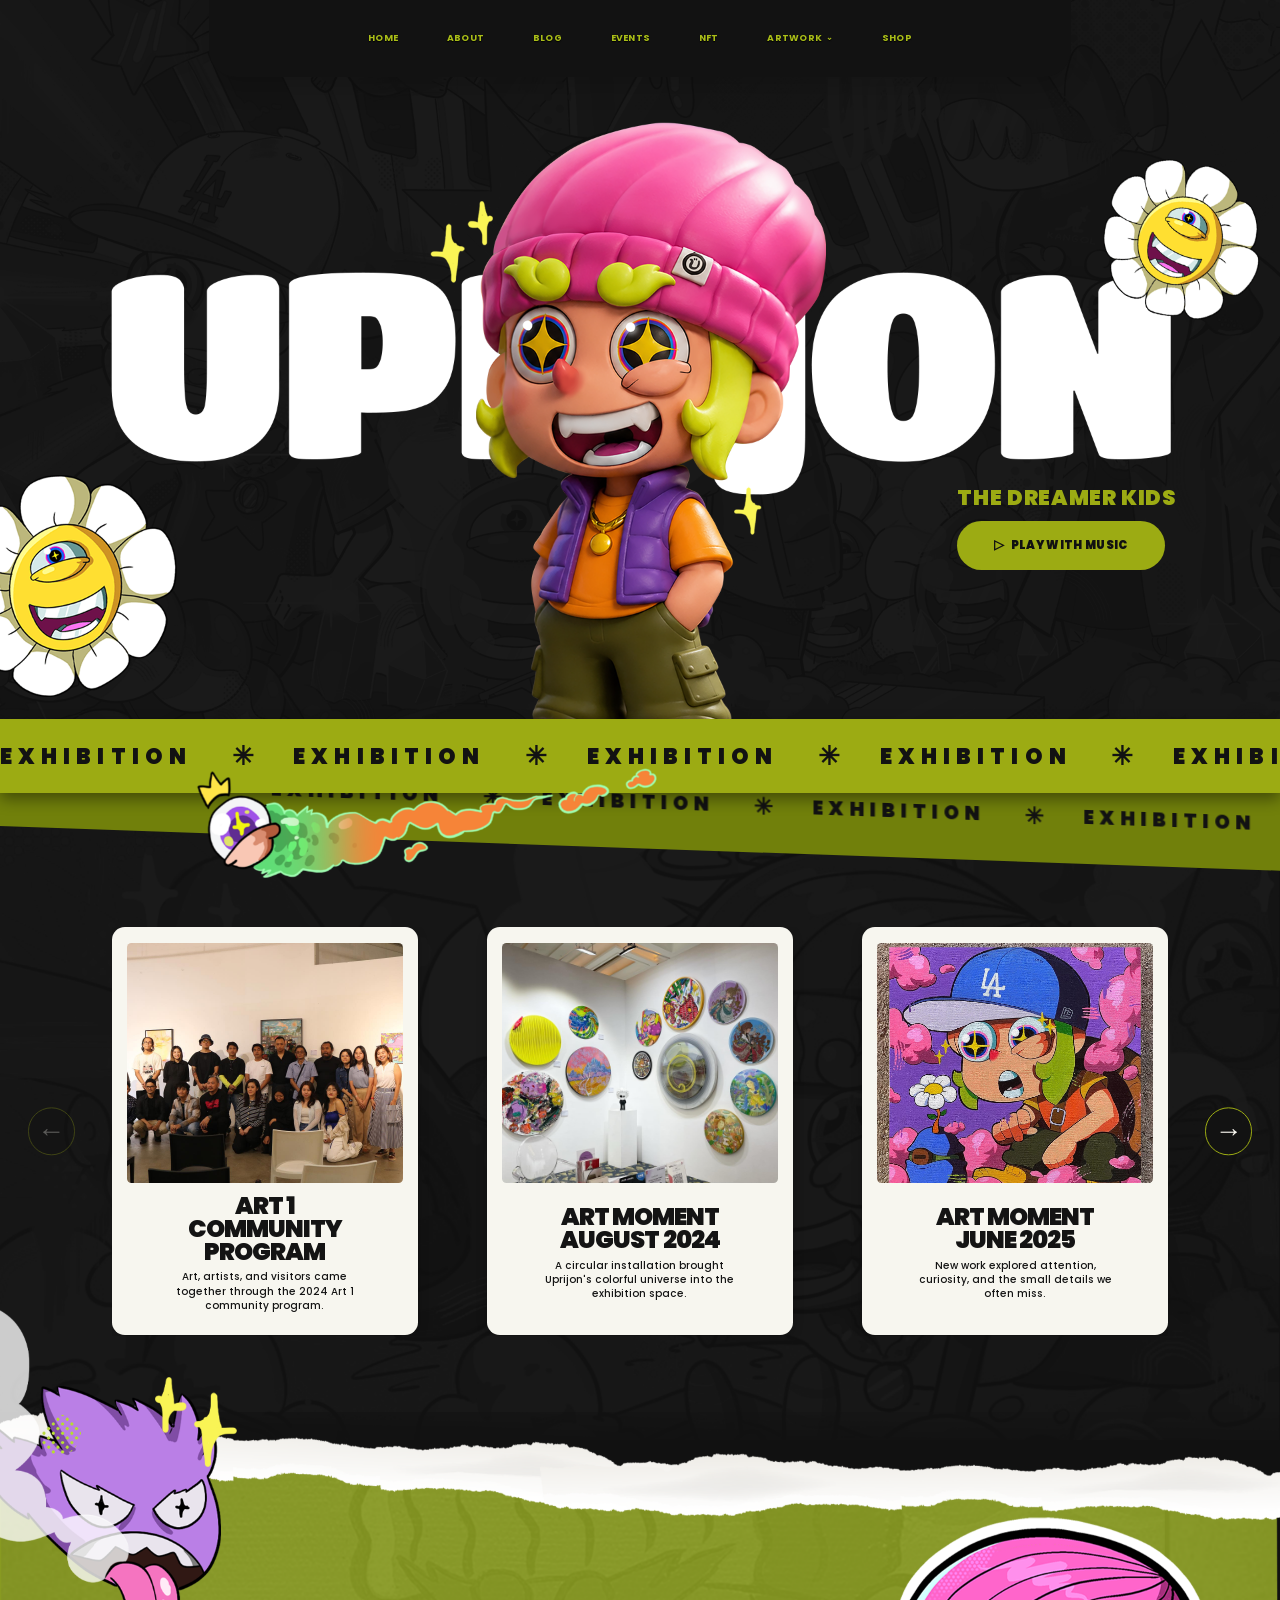
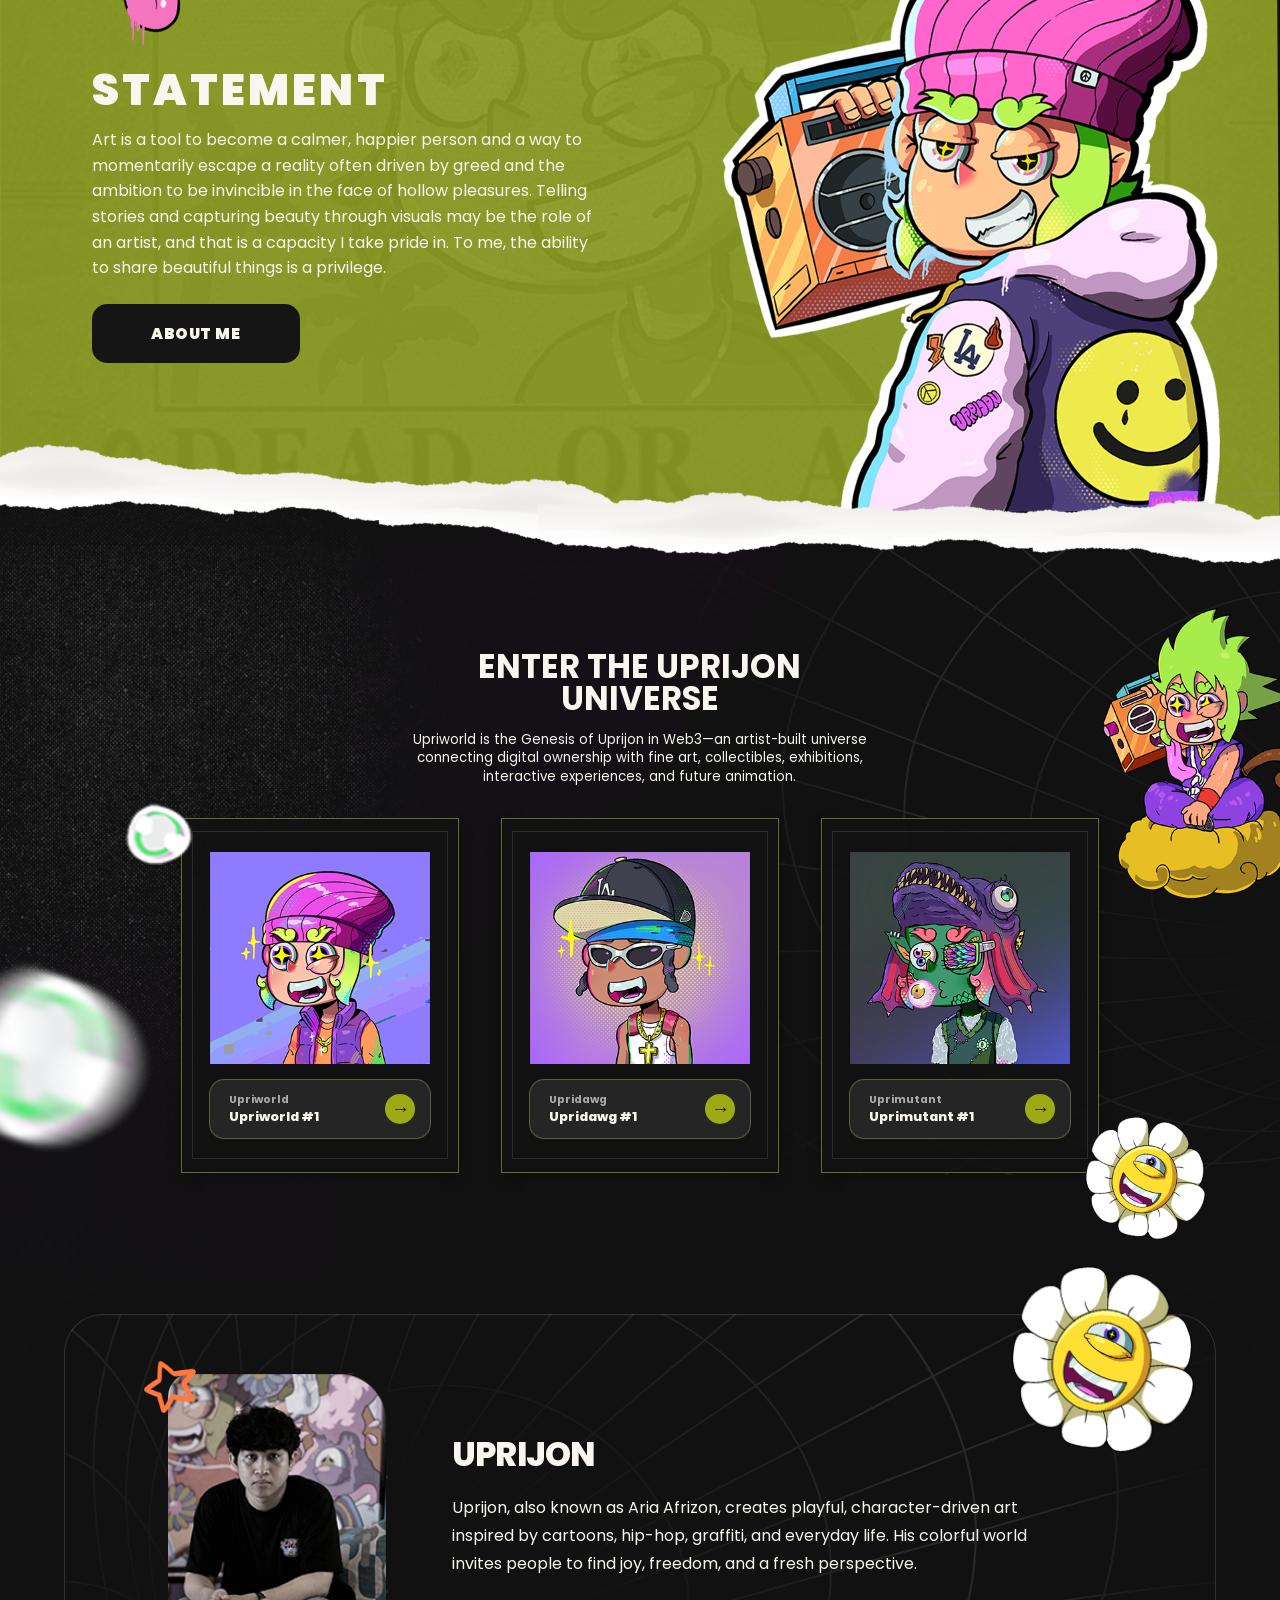
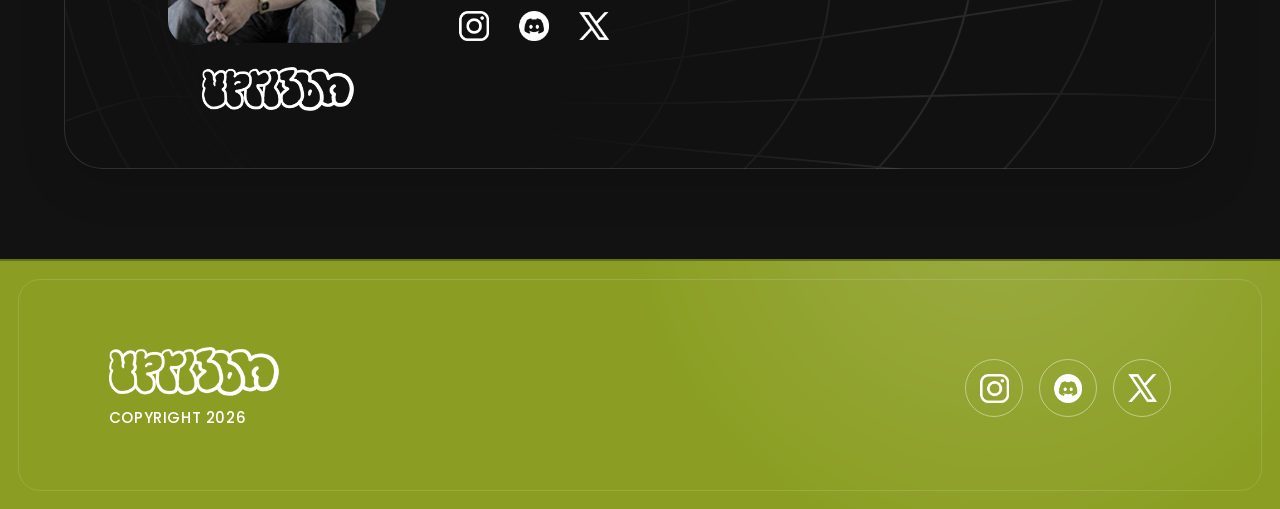
<file: index.html>
<!doctype html>
<html lang="en">
  <head>
    <meta charset="UTF-8" />
    <meta name="viewport" content="width=device-width, initial-scale=1.0" />
    <meta name="theme-color" content="#121212" />
    <link rel="icon" href="favicon.ico" sizes="any">
    <link rel="icon" type="image/png" sizes="32x32" href="assets/favicon-32x32.png">
    <link rel="apple-touch-icon" sizes="180x180" href="assets/apple-touch-icon.png">
    <meta name="description" content="Uprijon — The Dreamer Kids." />
    <title>Uprijon — The Dreamer Kids</title>
    <link rel="stylesheet" href="styles.css" />
    <link rel="stylesheet" href="about.css" />
  </head>
  <body class="home-page">
    <a class="skip-link" href="#main">Skip to content</a>
    <header class="site-header" aria-label="Primary navigation">
      <a class="brand" href="#home" aria-label="Uprijon home">UPRIJON</a>
      <nav>
        <a href="#home">Home</a><a href="about.html">About</a><a href="https://ariamarvelous.blogspot.com/2015/04/marvelous-class-c-period-10-maret-2015.html" target="_blank" rel="noopener noreferrer">Blog</a><a href="events.html">Events</a><a href="nft.html">NFT</a><div class="nav-dropdown"><a class="nav-dropdown-trigger" href="manual-artwork.html">Artwork</a><div class="nav-submenu" aria-label="Artwork pages"><a href="manual-artwork.html">Manual Artwork</a><a href="digital-artwork.html">Digital Artwork</a></div></div><a href="#shop">Shop</a>
      </nav>
      <button class="menu-button" type="button" aria-expanded="false" aria-controls="mobile-menu">Menu</button>
    </header>

    <nav id="mobile-menu" class="mobile-menu" aria-label="Mobile navigation" hidden>
      <a href="#home">Home</a><a href="about.html">About</a><a href="https://ariamarvelous.blogspot.com/2015/04/marvelous-class-c-period-10-maret-2015.html" target="_blank" rel="noopener noreferrer">Blog</a><a href="events.html">Events</a><a href="nft.html">NFT</a><a href="manual-artwork.html">Manual Artwork</a><a href="digital-artwork.html">Digital Artwork</a><a href="#shop">Shop</a>
    </nav>

    <main id="main">
      <article id="home" class="visual-page" aria-labelledby="page-title">
        <h1 id="page-title" class="sr-only">Uprijon: The Dreamer Kids</h1>
        <img class="artwork" src="assets/upriweb-artwork-only.png?v=9" width="1920" height="5397" alt="Illustrated Uprijon artwork." />






        <div class="home-hero">
          <img class="responsive-hero-art" src="assets/home-hero.webp" width="1920" height="1078" alt="Uprijon's colorful illustrated world" fetchpriority="high">
        <img class="hero-flower flower-left" src="assets/flower-left.png" alt="" aria-hidden="true" />
        <img class="hero-flower flower-right" src="assets/flower-right.png" alt="" aria-hidden="true" />
        <div class="copy hero-copy">
          <p class="hero-kicker">THE DREAMER KIDS</p>
          <button id="music-toggle-button" class="button hero-button" type="button" aria-controls="hiphop-player" aria-expanded="false" aria-pressed="false">Play with music</button>
        </div>
        </div>

        <aside id="hiphop-player" class="music-player" aria-label="Uprijon original hip-hop playlist" hidden>
          <div class="music-player-header">
            <div><span>UPRIJON RADIO</span><strong>Original Hip-Hop Beats</strong></div>
            <button class="music-close" type="button" aria-label="Close music player">×</button>
          </div>
          <div class="music-now-playing">
            <div class="music-meter" aria-hidden="true"><span></span><span></span><span></span><span></span><span></span></div>
            <div><span>Now playing</span><strong data-now-playing>Midnight Boom Bap</strong></div>
          </div>
          <div class="music-track-list" aria-label="Choose a beat">
            <button class="music-track is-active" type="button" data-beat="0"><span>01</span><strong>Midnight Boom Bap</strong><small>88 BPM</small></button>
            <button class="music-track" type="button" data-beat="1"><span>02</span><strong>Neon Lo-Fi</strong><small>78 BPM</small></button>
            <button class="music-track" type="button" data-beat="2"><span>03</span><strong>Upri Bounce</strong><small>96 BPM</small></button>
          </div>
          <div class="music-controls">
            <button class="music-play-pause" type="button">Pause</button>
            <label><span>Volume</span><input class="music-volume" type="range" min="0" max="100" value="62" aria-label="Music volume"></label>
          </div>
          <p class="music-note">Original instrumental loops generated by this website.</p>
        </aside>

        <section id="event" class="exhibition-ribbons" aria-label="Exhibition">
          <div class="ribbon ribbon-back"><div class="ribbon-track"><div class="ribbon-content"><span>EXHIBITION</span><b>✳</b><span>EXHIBITION</span><b>✳</b><span>EXHIBITION</span><b>✳</b><span>EXHIBITION</span><b>✳</b><span>EXHIBITION</span><b>✳</b><span>EXHIBITION</span><b>✳</b><span>EXHIBITION</span><b>✳</b><span>EXHIBITION</span><b>✳</b></div><div class="ribbon-content" aria-hidden="true"><span>EXHIBITION</span><b>✳</b><span>EXHIBITION</span><b>✳</b><span>EXHIBITION</span><b>✳</b><span>EXHIBITION</span><b>✳</b><span>EXHIBITION</span><b>✳</b><span>EXHIBITION</span><b>✳</b><span>EXHIBITION</span><b>✳</b><span>EXHIBITION</span><b>✳</b></div></div></div>
          <div class="ribbon ribbon-front"><div class="ribbon-track"><div class="ribbon-content"><span>EXHIBITION</span><b>✳</b><span>EXHIBITION</span><b>✳</b><span>EXHIBITION</span><b>✳</b><span>EXHIBITION</span><b>✳</b><span>EXHIBITION</span><b>✳</b><span>EXHIBITION</span><b>✳</b><span>EXHIBITION</span><b>✳</b><span>EXHIBITION</span><b>✳</b></div><div class="ribbon-content" aria-hidden="true"><span>EXHIBITION</span><b>✳</b><span>EXHIBITION</span><b>✳</b><span>EXHIBITION</span><b>✳</b><span>EXHIBITION</span><b>✳</b><span>EXHIBITION</span><b>✳</b><span>EXHIBITION</span><b>✳</b><span>EXHIBITION</span><b>✳</b><span>EXHIBITION</span><b>✳</b></div></div></div>
          <img class="ribbon-eye" src="assets/ribbon-sticker.png" alt="" aria-hidden="true" />
        </section>

        <section class="art-cards" aria-label="Exhibition carousel" aria-roledescription="carousel">
          <button class="carousel-control carousel-prev" type="button" aria-label="Previous exhibition"><span aria-hidden="true">&#8592;</span></button>
          <div class="art-card-viewport">
            <div class="art-card-track">
              <a class="art-card" href="event-detail.html?event=art-1-community-program-2024"><img src="assets/events/art-1-community-program-2024/02.jpg" alt="Art 1 Community Program 2024" /><span class="art-card-copy"><strong>ART 1 COMMUNITY<br />PROGRAM</strong><span>Art, artists, and visitors came together through the 2024 Art 1 community program.</span></span></a>
              <a class="art-card" href="event-detail.html?event=art-moment-august-2024"><img src="assets/events/art-moment-august-2024/01.jpg" alt="Art Moment August 2024" /><span class="art-card-copy"><strong>ART MOMENT<br />AUGUST 2024</strong><span>A circular installation brought Uprijon's colorful universe into the exhibition space.</span></span></a>
              <a class="art-card" href="event-detail.html?event=art-moment-june-2025"><img src="assets/events/art-moment-june-2025/01.jpg" alt="Art Moment June 2025" /><span class="art-card-copy"><strong>ART MOMENT<br />JUNE 2025</strong><span>New work explored attention, curiosity, and the small details we often miss.</span></span></a>
              <a class="art-card" href="event-detail.html?event=artlife-june-2024"><img src="assets/events/artlife-june-2024/01.jpg" alt="Artlife June 2024" /><span class="art-card-copy"><strong>ARTLIFE<br />JUNE 2024</strong><span>Uprijon shared stories of music, friendship, and the energy of everyday life.</span></span></a>
              <a class="art-card" href="event-detail.html?event=artsub-2025"><img src="assets/events/artsub-2025/01.jpg" alt="Artsub 2025" /><span class="art-card-copy"><strong>ARTSUB<br />2025</strong><span>Journey became a colorful record of movement, change, and imagination.</span></span></a>
              <a class="art-card" href="event-detail.html?event=inc-art-bodensee-november-2025"><img src="assets/events/inc-art-bodensee-november-2025/02.jpg" alt="Inc Art Bodensee November 2025" /><span class="art-card-copy"><strong>INC ART BODENSEE<br />NOVEMBER 2025</strong><span>Uprijon's characters met an international audience in a new exhibition setting.</span></span></a>
              <a class="art-card" href="event-detail.html?event=pestapora-september-2024"><img src="assets/events/pestapora-september-2024/03.jpg" alt="Pestapora September 2024" /><span class="art-card-copy"><strong>PESTAPORA<br />SEPTEMBER 2024</strong><span>Live painting moved with the music, crowds, and rhythm of the festival.</span></span></a>
            </div>
          </div>
          <button class="carousel-control carousel-next" type="button" aria-label="Next exhibition"><span aria-hidden="true">&#8594;</span></button>
        </section>

        <div class="home-statement">
          <img class="statement-paper statement-paper-top" src="assets/statement-paper-top.webp" alt="" aria-hidden="true" loading="lazy">
        <div class="story-monster" aria-hidden="true">
          <img class="story-monster-core" src="assets/story-monster-core.png" alt="" />
          <img class="story-monster-sparkle" src="assets/story-monster-sparkle.png" alt="" />
          <img class="story-monster-dot" src="assets/story-monster-dot.png" alt="" />
          <img class="story-monster-smoke" src="assets/story-monster-smoke.png" alt="" />
        </div>
        <section id="blog" class="copy story-copy" aria-labelledby="story-title">
          <h2 id="story-title">STATEMENT</h2>
          <p>Art is a tool to become a calmer, happier person and a way to momentarily escape a reality often driven by greed and the ambition to be invincible in the face of hollow pleasures. Telling stories and capturing beauty through visuals may be the role of an artist, and that is a capacity I take pride in. To me, the ability to share beautiful things is a privilege.</p>
          <a class="button dark-button" href="about.html">About Me</a>
        </section>
          <img class="statement-character" src="assets/statement-character.webp" width="746" height="916" alt="" aria-hidden="true" loading="lazy">
          <img class="statement-paper statement-paper-bottom" src="assets/statement-paper-bottom.webp" alt="" aria-hidden="true" loading="lazy">
        </div>

        <div class="home-nft">
        <img class="nft-character" src="assets/nft-character.png" alt="" aria-hidden="true" />
        <img class="nft-flower" src="assets/nft-flower.png" alt="" aria-hidden="true" />
        <div class="nft-bubbles" aria-hidden="true">
          <img class="nft-bubble-small" src="assets/nft-bubble-small.png" alt="" />
          <img class="nft-bubble-large" src="assets/nft-bubble-large.png" alt="" />
        </div>
        <img class="nft-texture-lift" src="assets/nft-texture.webp" alt="" aria-hidden="true" loading="lazy" />

        <section id="nft" class="copy nft-copy" aria-labelledby="nft-title">
          <h2 id="nft-title">ENTER THE UPRIJON UNIVERSE</h2>
          <p>Upriworld is the Genesis of Uprijon in Web3—an artist-built universe connecting digital ownership with fine art, collectibles, exhibitions, interactive experiences, and future animation.</p>
        </section>

        <section id="artwork" class="nft-cards" aria-label="Featured NFT artwork">
          <a class="nft-card nft-one" href="https://stargaze.zone/m/cosmos1ysxryhdmz7x3v2a9h72n5qe7xg2azgvymac53ra8n2fkrwd9l7qs9c2k0t" target="_blank" rel="noopener noreferrer"><img src="assets/nft-card-upriworld.png" alt="Upriworld NFT" /><span class="nft-card-copy"><b>Upriworld</b><span>Upriworld #1</span><i aria-hidden="true">&#8594;</i></span></a>
          <a class="nft-card nft-two" href="https://stargaze.zone/m/cosmos1ysxryhdmz7x3v2a9h72n5qe7xg2azgvymac53ra8n2fkrwd9l7qs9c2k0t" target="_blank" rel="noopener noreferrer"><img src="assets/nft-card-upridawg.png" alt="Upridawg NFT" /><span class="nft-card-copy"><b>Upridawg</b><span>Upridawg #1</span><i aria-hidden="true">&#8594;</i></span></a>
          <a class="nft-card nft-three" href="https://stargaze.zone/m/uprimutant" target="_blank" rel="noopener noreferrer"><img src="assets/nft-card-uprimutant.png" alt="Uprimutant NFT" /><span class="nft-card-copy"><b>Uprimutant</b><span>Uprimutant #1</span><i aria-hidden="true">&#8594;</i></span></a>
        </section>

        </div>
      </article>

      <section id="about" class="home-profile" aria-labelledby="about-title">
        <img class="home-profile-flower" src="assets/nft-flower.png" alt="" aria-hidden="true" loading="lazy">
        <div class="home-profile-inner">
          <div class="home-profile-identity">
            <div class="home-profile-photo-wrap">
              <img class="home-profile-photo" src="assets/profile-photo.png" width="202" height="250" alt="Aria Afrizon, known as Uprijon" loading="lazy">
              <img class="home-profile-star" src="assets/profile-star.png" width="62" height="63" alt="" aria-hidden="true" loading="lazy">
            </div>
            <img class="home-profile-logo" src="assets/bio/logo.webp" width="273" height="79" alt="Uprijon" loading="lazy">
          </div>
          <div class="home-profile-copy">
            <h2 id="about-title">UPRIJON</h2>
            <p>Uprijon, also known as Aria Afrizon, creates playful, character-driven art inspired by cartoons, hip-hop, graffiti, and everyday life. His colorful world invites people to find joy, freedom, and a fresh perspective.</p>
            <nav class="home-profile-social" aria-label="Uprijon social media">
              <a href="https://www.instagram.com/uprijon/" target="_blank" rel="noopener noreferrer" aria-label="Instagram"><img src="assets/bio/instagram.webp" alt=""></a>
              <a href="https://discord.com/" target="_blank" rel="noopener noreferrer" aria-label="Discord"><img src="assets/bio/discord.webp" alt=""></a>
              <a href="https://x.com/Uprijon" target="_blank" rel="noopener noreferrer" aria-label="X"><img src="assets/bio/x.webp" alt=""></a>
            </nav>
          </div>
        </div>
      </section>
    </main>
<footer id="shop" class="bio-footer">
  <div><a href="index.html" aria-label="Uprijon home"><img class="bio-logo" src="assets/bio/logo.webp" width="273" height="79" alt="Uprijon" loading="lazy"></a><p>COPYRIGHT 2026</p></div>
  <nav aria-label="Social media"><a href="https://www.instagram.com/uprijon/" target="_blank" rel="noopener noreferrer" aria-label="Instagram"><img src="assets/bio/instagram.webp" alt=""></a><a href="https://discord.com/" target="_blank" rel="noopener noreferrer" aria-label="Discord"><img src="assets/bio/discord.webp" alt=""></a><a href="https://x.com/Uprijon" target="_blank" rel="noopener noreferrer" aria-label="X"><img src="assets/bio/x.webp" alt=""></a></nav>
</footer>
    <p class="toast" role="status" aria-live="polite"></p>
    <script src="script.js"></script>
    <script src="music-player.js"></script>
  </body>
</html>
</file>
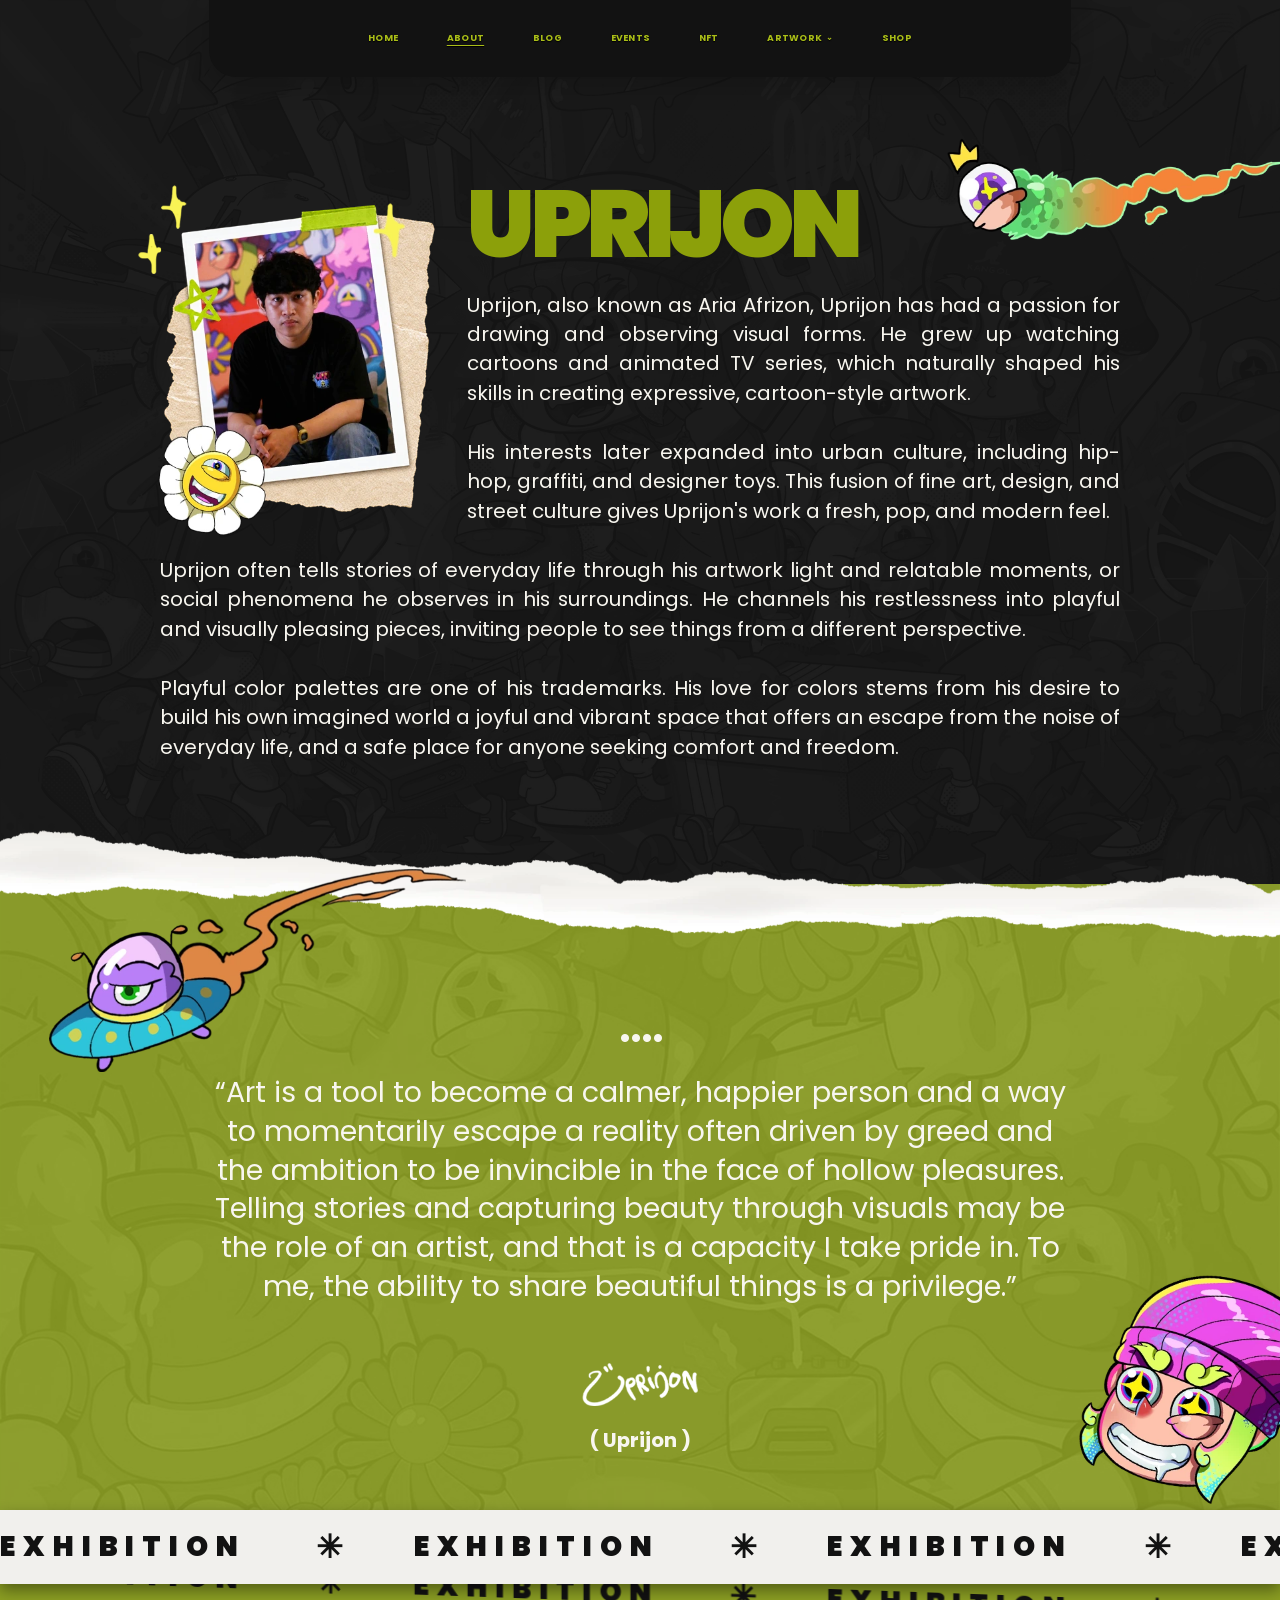
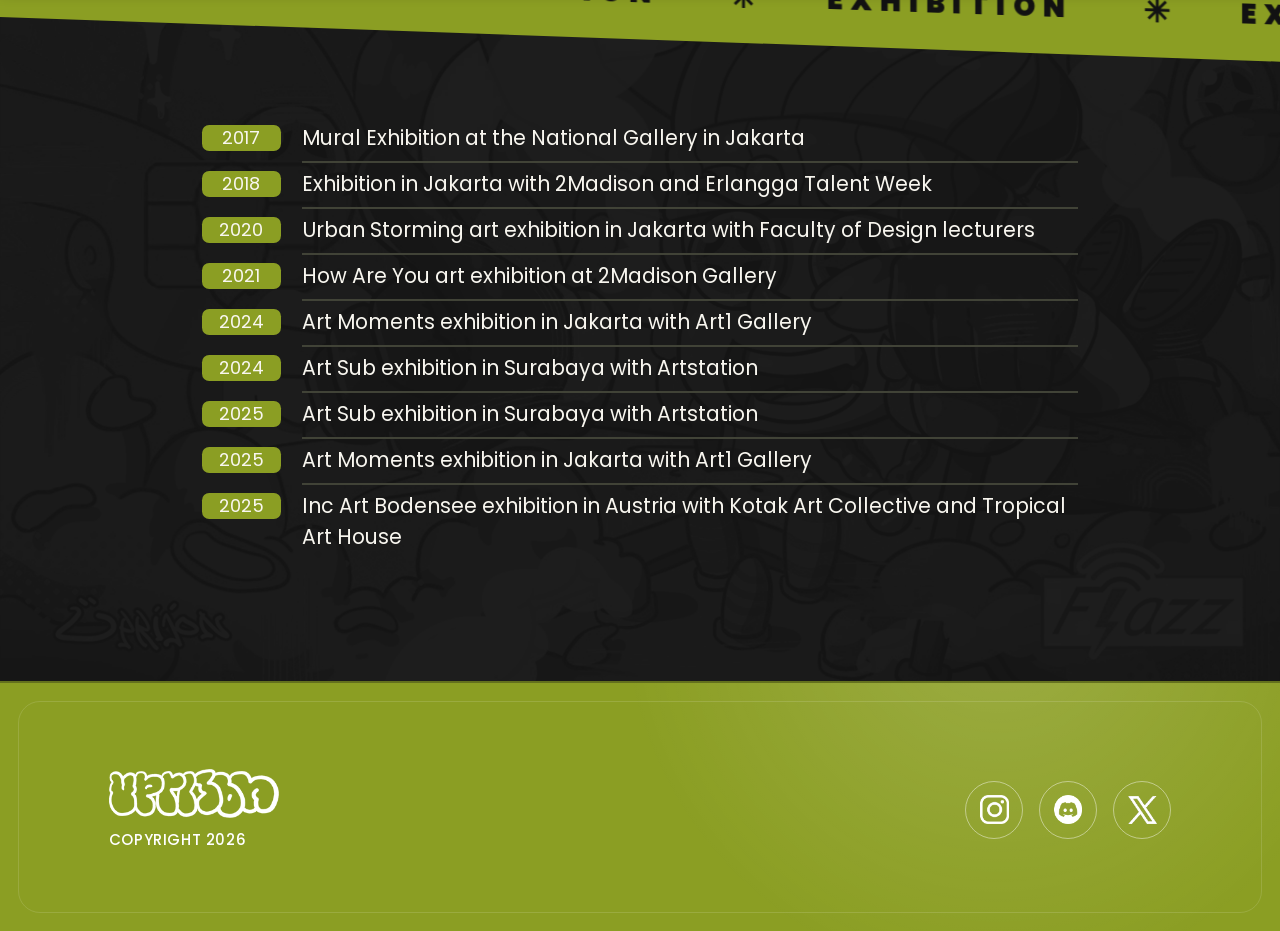
<file: about.html>
<!doctype html>
<html lang="en"><head><meta charset="UTF-8"><meta name="viewport" content="width=device-width, initial-scale=1"><meta name="theme-color" content="#151515">
    <link rel="icon" href="favicon.ico" sizes="any">
    <link rel="icon" type="image/png" sizes="32x32" href="assets/favicon-32x32.png">
    <link rel="apple-touch-icon" sizes="180x180" href="assets/apple-touch-icon.png"><meta name="description" content="Meet Uprijon, also known as Aria Afrizon. His story, artistic perspective, and exhibitions."><title>About — Uprijon</title><link rel="stylesheet" href="styles.css"><link rel="stylesheet" href="about.css"></head><body class="bio-page">
    <a class="skip-link" href="#main">Skip to content</a>
    <header class="site-header" aria-label="Primary navigation">
      <a class="brand" href="index.html" aria-label="Uprijon home">UPRIJON</a>
      <nav>
        <a href="index.html">Home</a><a href="about.html" aria-current="page">About</a><a href="https://ariamarvelous.blogspot.com/2015/04/marvelous-class-c-period-10-maret-2015.html" target="_blank" rel="noopener noreferrer">Blog</a><a href="events.html">Events</a><a href="nft.html">NFT</a><div class="nav-dropdown"><a class="nav-dropdown-trigger" href="manual-artwork.html">Artwork</a><div class="nav-submenu" aria-label="Artwork pages"><a href="manual-artwork.html">Manual Artwork</a><a href="digital-artwork.html">Digital Artwork</a></div></div><a href="index.html#shop">Shop</a>
      </nav>
      <button class="menu-button" type="button" aria-expanded="false" aria-controls="mobile-menu">Menu</button>
    </header>

    <nav id="mobile-menu" class="mobile-menu" aria-label="Mobile navigation" hidden>
      <a href="index.html">Home</a><a href="about.html" aria-current="page">About</a><a href="https://ariamarvelous.blogspot.com/2015/04/marvelous-class-c-period-10-maret-2015.html" target="_blank" rel="noopener noreferrer">Blog</a><a href="events.html">Events</a><a href="nft.html">NFT</a><a href="manual-artwork.html">Manual Artwork</a><a href="digital-artwork.html">Digital Artwork</a><a href="index.html#shop">Shop</a>
    </nav>


<main id="main">
  <section class="biography" aria-labelledby="bio-title">
    <img class="bio-comet" src="assets/bio/comet.webp" alt="" aria-hidden="true">
    <div class="bio-content">
      <div class="bio-intro">
        <img class="bio-portrait" src="assets/bio/portrait.webp" width="453" height="530" alt="Aria Afrizon, known as Uprijon, pictured in a decorated photo collage">
        <div><h1 id="bio-title">UPRIJON</h1>
          <p>Uprijon, also known as Aria Afrizon, Uprijon has had a passion for drawing and observing visual forms. He grew up watching cartoons and animated TV series, which naturally shaped his skills in creating expressive, cartoon-style artwork.</p>
          <p>His interests later expanded into urban culture, including hip-hop, graffiti, and designer toys. This fusion of fine art, design, and street culture gives Uprijon's work a fresh, pop, and modern feel.</p>
        </div>
      </div>
      <p>Uprijon often tells stories of everyday life through his artwork light and relatable moments, or social phenomena he observes in his surroundings. He channels his restlessness into playful and visually pleasing pieces, inviting people to see things from a different perspective.</p>
      <p>Playful color palettes are one of his trademarks. His love for colors stems from his desire to build his own imagined world a joyful and vibrant space that offers an escape from the noise of everyday life, and a safe place for anyone seeking comfort and freedom.</p>
    </div>
  </section>
  <section class="artist-quote" aria-label="Artist statement">
    <img class="torn-paper" src="assets/bio/paper.webp" alt="" aria-hidden="true">
    <img class="quote-alien" src="assets/bio/alien.webp" alt="" aria-hidden="true" loading="lazy">
    <img class="quote-face" src="assets/bio/face.webp" alt="" aria-hidden="true" loading="lazy">
    <figure><div class="quote-dots" aria-hidden="true">••••</div>
      <blockquote>“Art is a tool to become a calmer, happier person and a way to momentarily escape a reality often driven by greed and the ambition to be invincible in the face of hollow pleasures. Telling stories and capturing beauty through visuals may be the role of an artist, and that is a capacity I take pride in. To me, the ability to share beautiful things is a privilege.”</blockquote>
      <figcaption><img src="assets/bio/signature.webp" width="174" height="63" alt="Uprijon's signature" loading="lazy"><strong>( Uprijon )</strong></figcaption>
    </figure>
  </section>
  <section class="bio-exhibitions" aria-labelledby="exhibitions-title">
    <h2 id="exhibitions-title" class="sr-only">Exhibition</h2>
    <div class="bio-ribbons" aria-hidden="true">
          <div class="ribbon ribbon-back"><div class="ribbon-track"><div class="ribbon-content"><span>EXHIBITION</span><b>✳</b><span>EXHIBITION</span><b>✳</b><span>EXHIBITION</span><b>✳</b><span>EXHIBITION</span><b>✳</b><span>EXHIBITION</span><b>✳</b><span>EXHIBITION</span><b>✳</b><span>EXHIBITION</span><b>✳</b><span>EXHIBITION</span><b>✳</b></div><div class="ribbon-content" aria-hidden="true"><span>EXHIBITION</span><b>✳</b><span>EXHIBITION</span><b>✳</b><span>EXHIBITION</span><b>✳</b><span>EXHIBITION</span><b>✳</b><span>EXHIBITION</span><b>✳</b><span>EXHIBITION</span><b>✳</b><span>EXHIBITION</span><b>✳</b><span>EXHIBITION</span><b>✳</b></div></div></div>
          <div class="ribbon ribbon-front"><div class="ribbon-track"><div class="ribbon-content"><span>EXHIBITION</span><b>✳</b><span>EXHIBITION</span><b>✳</b><span>EXHIBITION</span><b>✳</b><span>EXHIBITION</span><b>✳</b><span>EXHIBITION</span><b>✳</b><span>EXHIBITION</span><b>✳</b><span>EXHIBITION</span><b>✳</b><span>EXHIBITION</span><b>✳</b></div><div class="ribbon-content" aria-hidden="true"><span>EXHIBITION</span><b>✳</b><span>EXHIBITION</span><b>✳</b><span>EXHIBITION</span><b>✳</b><span>EXHIBITION</span><b>✳</b><span>EXHIBITION</span><b>✳</b><span>EXHIBITION</span><b>✳</b><span>EXHIBITION</span><b>✳</b><span>EXHIBITION</span><b>✳</b></div></div></div>
        </div>
    <ol class="exhibition-list"><li><time datetime="2017">2017</time><span>Mural Exhibition at the National Gallery in Jakarta</span></li><li><time datetime="2018">2018</time><span>Exhibition in Jakarta with 2Madison and Erlangga Talent Week</span></li><li><time datetime="2020">2020</time><span>Urban Storming art exhibition in Jakarta with Faculty of Design lecturers</span></li><li><time datetime="2021">2021</time><span>How Are You art exhibition at 2Madison Gallery</span></li><li><time datetime="2024">2024</time><span>Art Moments exhibition in Jakarta with Art1 Gallery</span></li><li><time datetime="2024">2024</time><span>Art Sub exhibition in Surabaya with Artstation</span></li><li><time datetime="2025">2025</time><span>Art Sub exhibition in Surabaya with Artstation</span></li><li><time datetime="2025">2025</time><span>Art Moments exhibition in Jakarta with Art1 Gallery</span></li><li><time datetime="2025">2025</time><span>Inc Art Bodensee exhibition in Austria with Kotak Art Collective and Tropical Art House</span></li></ol>
  </section>
</main>
<footer class="bio-footer">
  <div><a href="index.html" aria-label="Uprijon home"><img class="bio-logo" src="assets/bio/logo.webp" width="273" height="79" alt="Uprijon" loading="lazy"></a><p>COPYRIGHT 2026</p></div>
  <nav aria-label="Social media"><a href="https://www.instagram.com/uprijon/" target="_blank" rel="noopener noreferrer" aria-label="Instagram"><img src="assets/bio/instagram.webp" alt=""></a><a href="https://discord.com/" target="_blank" rel="noopener noreferrer" aria-label="Discord"><img src="assets/bio/discord.webp" alt=""></a><a href="https://x.com/Uprijon" target="_blank" rel="noopener noreferrer" aria-label="X"><img src="assets/bio/x.webp" alt=""></a></nav>
</footer>
<script src="script.js"></script>
</body></html>
</file>
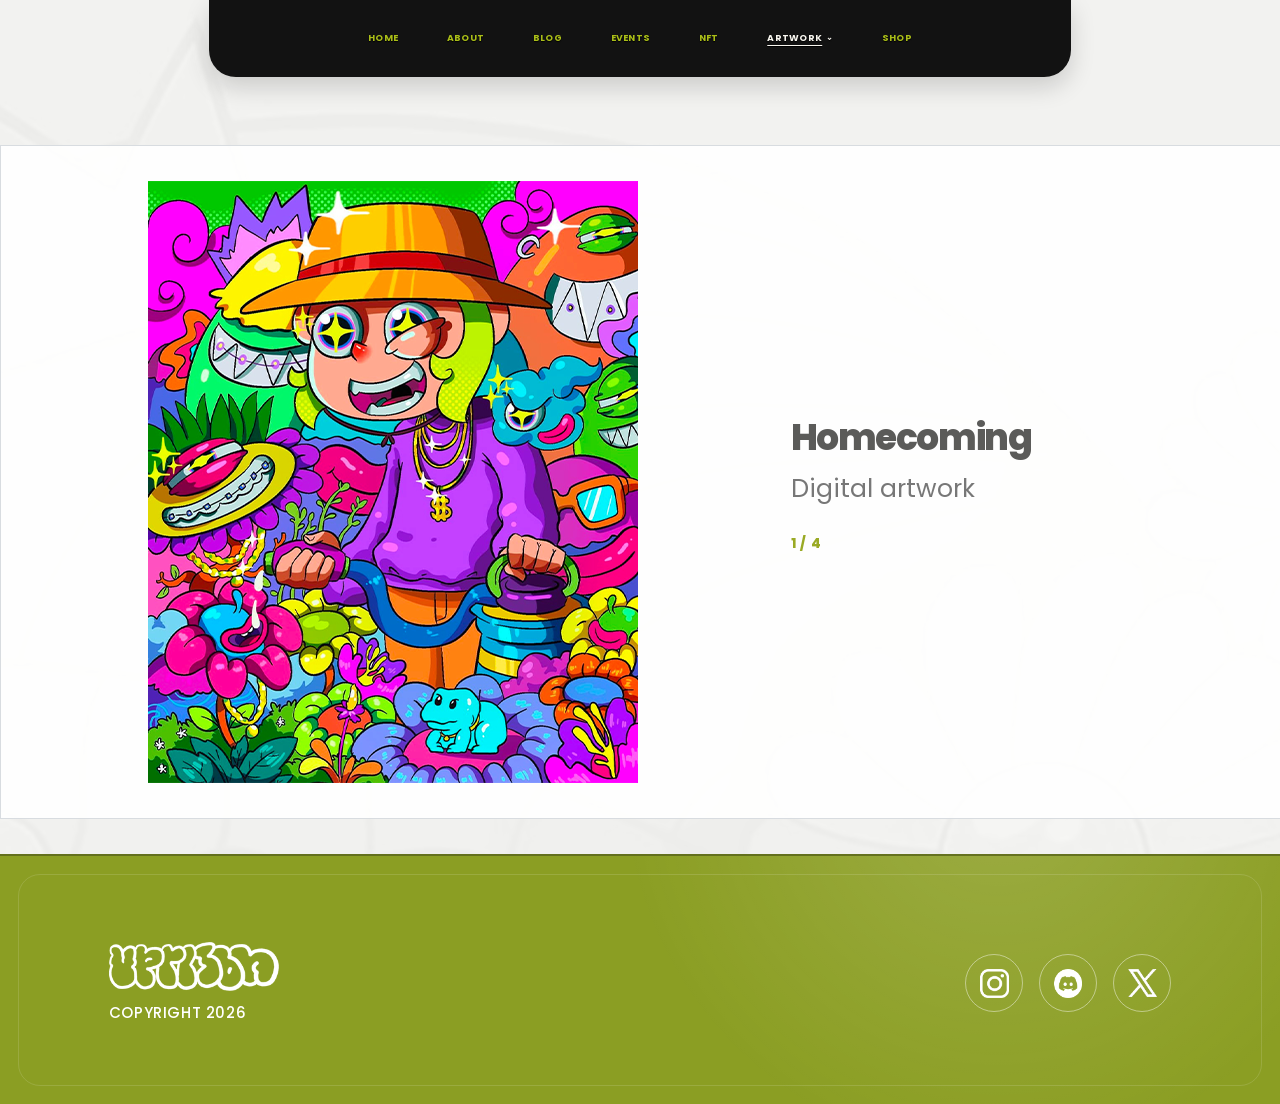
<file: digital-artwork.html>
<!doctype html>
<html lang="en">
  <head>
    <meta charset="UTF-8">
    <meta name="viewport" content="width=device-width, initial-scale=1">
    <meta name="theme-color" content="#f7f7f5">
    <link rel="icon" href="favicon.ico" sizes="any">
    <link rel="icon" type="image/png" sizes="32x32" href="assets/favicon-32x32.png">
    <link rel="apple-touch-icon" sizes="180x180" href="assets/apple-touch-icon.png">
    <meta name="description" content="Digital artwork collection by Uprijon.">
    <title>Digital Artwork — Uprijon</title>
    <link rel="stylesheet" href="styles.css">
    <link rel="stylesheet" href="about.css">
    <link rel="stylesheet" href="artwork.css">
  </head>
  <body class="artwork-page digital-artwork-page">
    <a class="skip-link" href="#main">Skip to content</a>
    <header class="site-header" aria-label="Primary navigation">
      <a class="brand" href="index.html" aria-label="Uprijon home">UPRIJON</a>
      <nav>
        <a href="index.html">Home</a><a href="about.html">About</a><a href="https://ariamarvelous.blogspot.com/2015/04/marvelous-class-c-period-10-maret-2015.html" target="_blank" rel="noopener noreferrer">Blog</a><a href="events.html">Events</a><a href="nft.html">NFT</a>
        <div class="nav-dropdown"><a class="nav-dropdown-trigger" href="digital-artwork.html" aria-current="page">Artwork</a><div class="nav-submenu" aria-label="Artwork pages"><a href="manual-artwork.html">Manual Artwork</a><a href="digital-artwork.html" aria-current="page">Digital Artwork</a></div></div>
        <a href="index.html#shop">Shop</a>
      </nav>
      <button class="menu-button" type="button" aria-expanded="false" aria-controls="mobile-menu">Menu</button>
    </header>
    <nav id="mobile-menu" class="mobile-menu" aria-label="Mobile navigation" hidden>
      <a href="index.html">Home</a><a href="about.html">About</a><a href="https://ariamarvelous.blogspot.com/2015/04/marvelous-class-c-period-10-maret-2015.html" target="_blank" rel="noopener noreferrer">Blog</a><a href="events.html">Events</a><a href="nft.html">NFT</a><a href="manual-artwork.html">Manual Artwork</a><a href="digital-artwork.html" aria-current="page">Digital Artwork</a><a href="index.html#shop">Shop</a>
    </nav>

    <main id="main" class="digital-artwork-main">
      <h1 class="sr-only">Digital Artwork by Uprijon</h1>
      <section class="digital-showcase" aria-live="polite">
        <button class="digital-arrow digital-prev" type="button" aria-label="Previous digital artwork">‹</button>
        <button class="digital-stage" type="button" aria-label="Open Homecoming full-size artwork"><img src="assets/digital-art/pulang-kampung.png" alt="Homecoming digital artwork by Uprijon"><span>View full image</span></button>
        <div class="digital-copy"><h2>Homecoming</h2><p>Digital artwork</p><span class="digital-count">1 / 4</span></div>
        <button class="digital-arrow digital-next" type="button" aria-label="Next digital artwork">›</button>
      </section>
    </main>

    <footer class="bio-footer">
      <div><a href="index.html" aria-label="Uprijon home"><img class="bio-logo" src="assets/bio/logo.webp" width="273" height="79" alt="Uprijon" loading="lazy"></a><p>COPYRIGHT 2026</p></div>
      <nav aria-label="Social media"><a href="https://www.instagram.com/uprijon/" target="_blank" rel="noopener noreferrer" aria-label="Instagram"><img src="assets/bio/instagram.webp" alt=""></a><a href="https://discord.com/" target="_blank" rel="noopener noreferrer" aria-label="Discord"><img src="assets/bio/discord.webp" alt=""></a><a href="https://x.com/Uprijon" target="_blank" rel="noopener noreferrer" aria-label="X"><img src="assets/bio/x.webp" alt=""></a></nav>
    </footer>
    <dialog class="full-image-dialog" aria-label="Full-size artwork">
      <button class="full-image-close" type="button" aria-label="Close full-size artwork">×</button>
      <div class="full-image-canvas"><img alt=""></div>
      <p class="full-image-title"></p>
    </dialog>
    <script src="script.js"></script>
    <script src="image-lightbox.js"></script>
    <script src="digital-artwork.js"></script>
  </body>
</html>
</file>
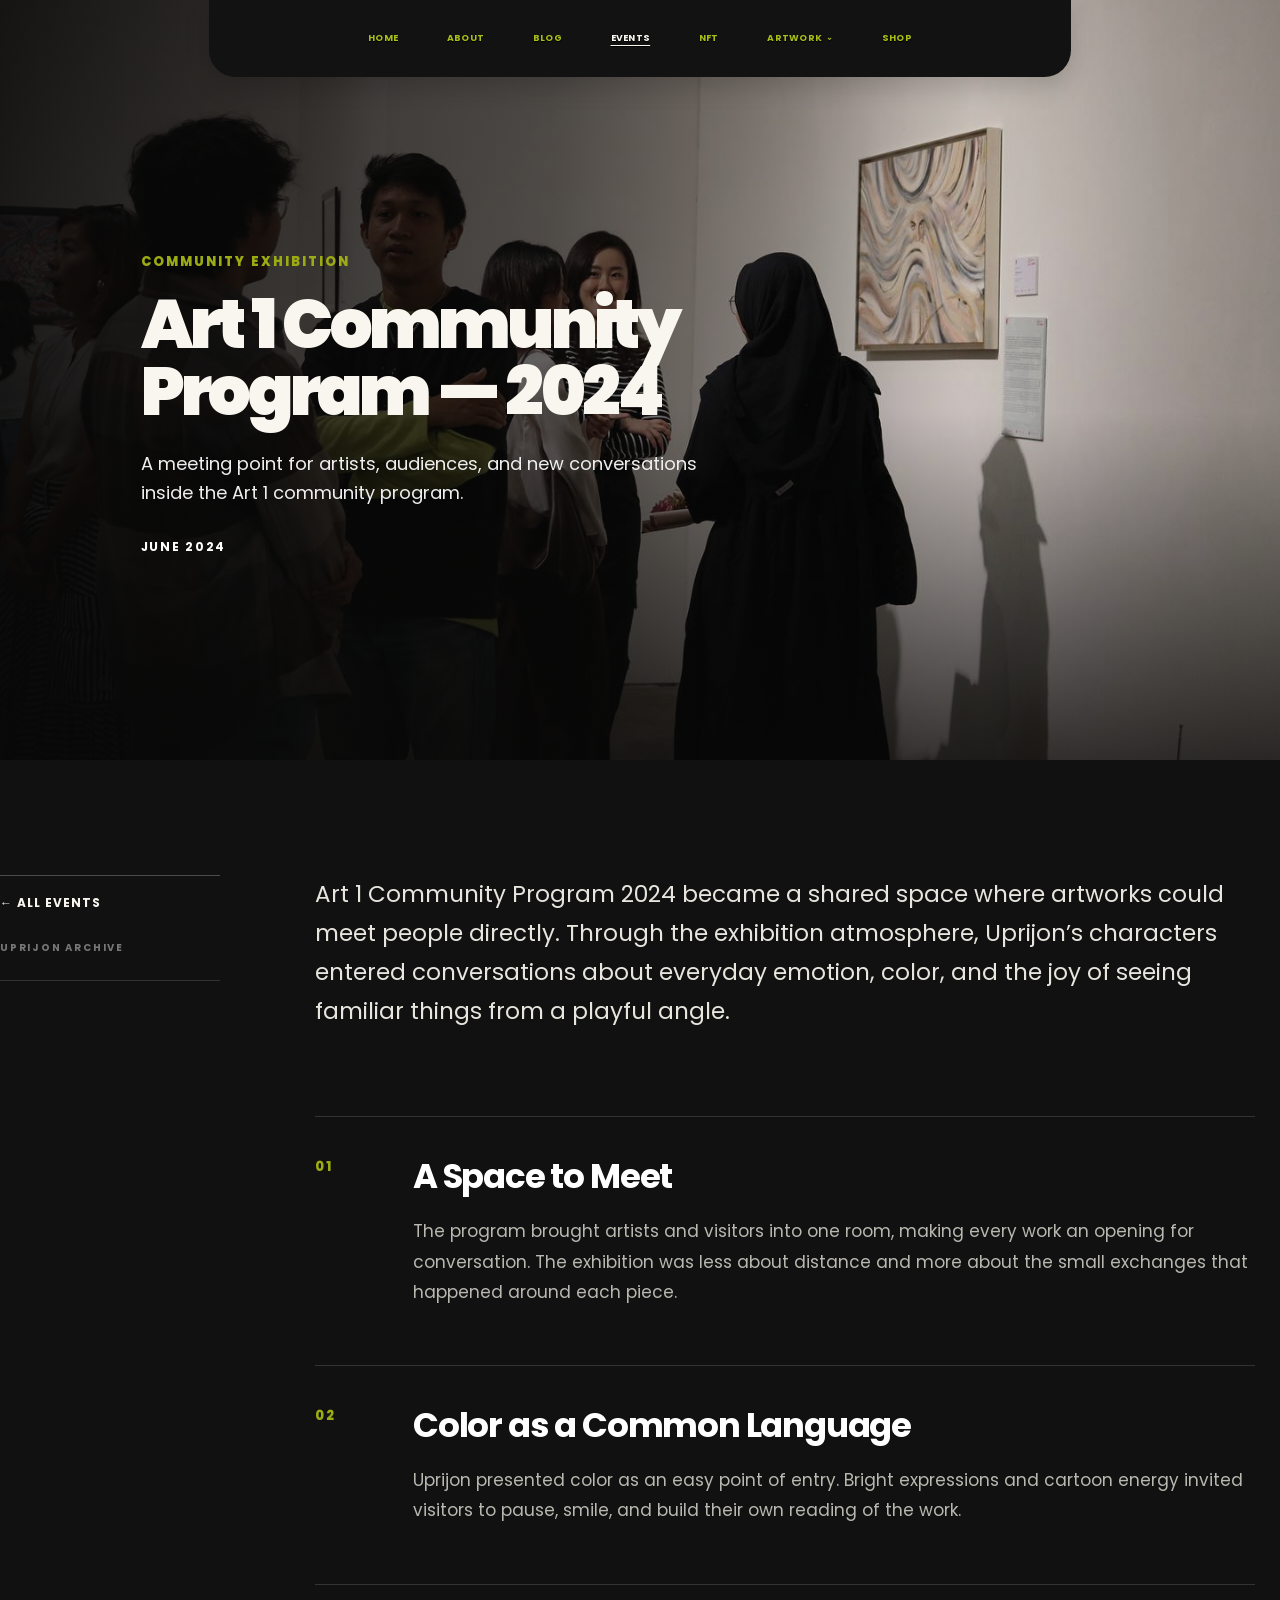
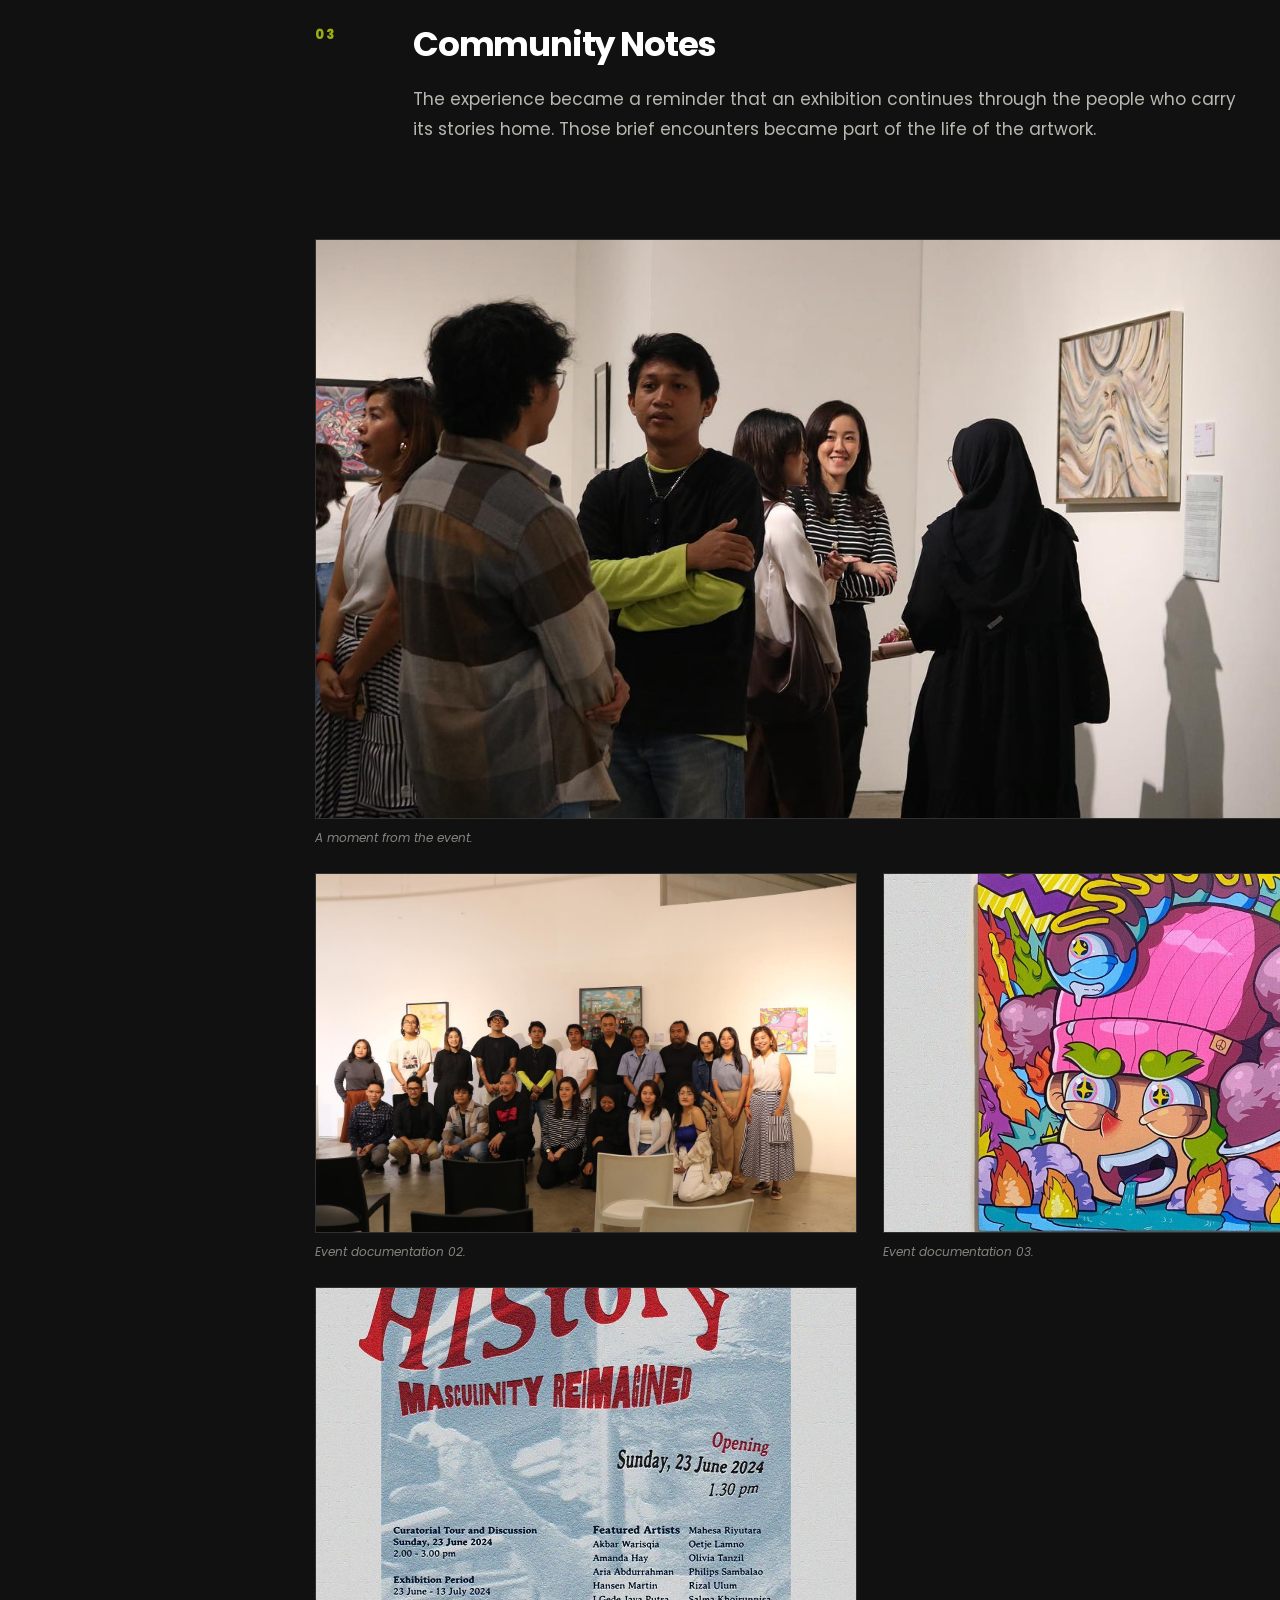
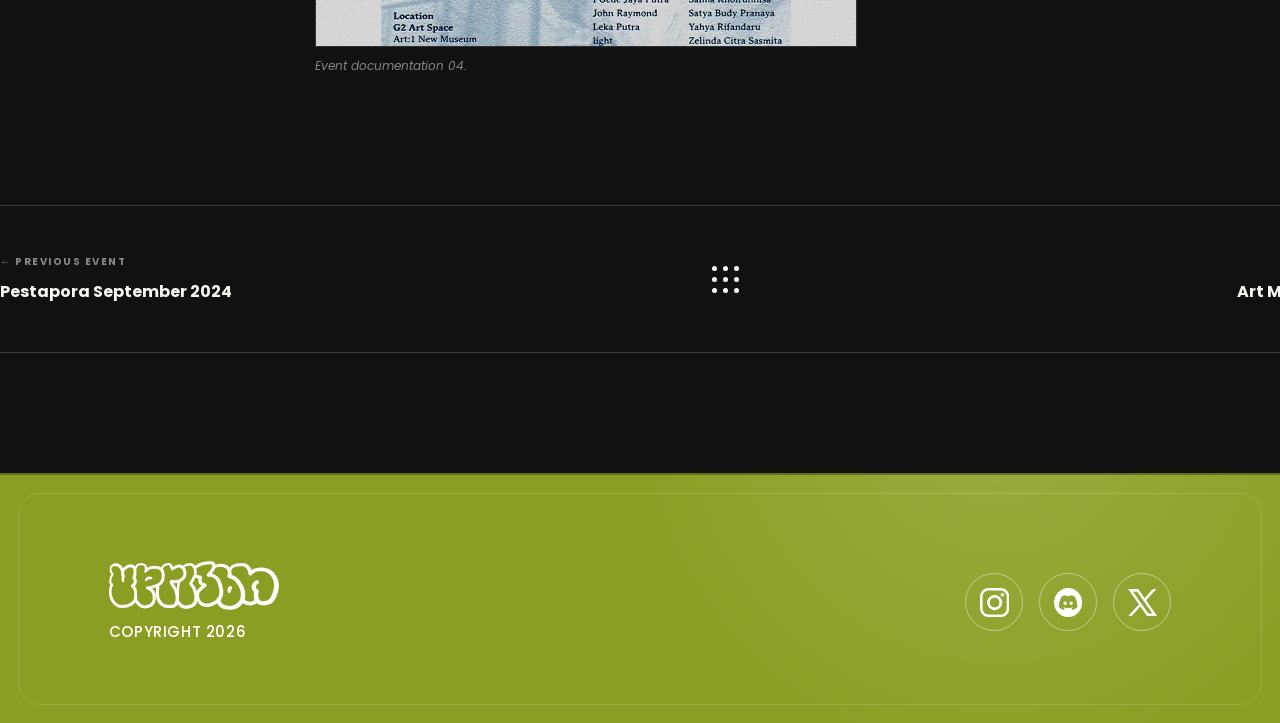
<file: event-detail.html>
<!doctype html>
<html lang="en">
  <head>
    <meta charset="UTF-8">
    <meta name="viewport" content="width=device-width, initial-scale=1">
    <meta name="theme-color" content="#121212">
    <link rel="icon" href="favicon.ico" sizes="any">
    <link rel="icon" type="image/png" sizes="32x32" href="assets/favicon-32x32.png">
    <link rel="apple-touch-icon" sizes="180x180" href="assets/apple-touch-icon.png">
    <meta name="description" content="Uprijon event story and photo gallery.">
    <title>Event — Uprijon</title>
    <link rel="stylesheet" href="styles.css">
    <link rel="stylesheet" href="about.css">
    <link rel="stylesheet" href="events.css">
  </head>
  <body class="events-page event-detail-page">
    <a class="skip-link" href="#main">Skip to content</a>
    <header class="site-header" aria-label="Primary navigation">
      <a class="brand" href="index.html" aria-label="Uprijon home">UPRIJON</a>
      <nav>
        <a href="index.html">Home</a><a href="about.html">About</a><a href="https://ariamarvelous.blogspot.com/2015/04/marvelous-class-c-period-10-maret-2015.html" target="_blank" rel="noopener noreferrer">Blog</a><a href="events.html" aria-current="page">Events</a><a href="nft.html">NFT</a>
        <div class="nav-dropdown"><a class="nav-dropdown-trigger" href="manual-artwork.html">Artwork</a><div class="nav-submenu" aria-label="Artwork pages"><a href="manual-artwork.html">Manual Artwork</a><a href="digital-artwork.html">Digital Artwork</a></div></div>
        <a href="index.html#shop">Shop</a>
      </nav>
      <button class="menu-button" type="button" aria-expanded="false" aria-controls="mobile-menu">Menu</button>
    </header>
    <nav id="mobile-menu" class="mobile-menu" aria-label="Mobile navigation" hidden>
      <a href="index.html">Home</a><a href="about.html">About</a><a href="https://ariamarvelous.blogspot.com/2015/04/marvelous-class-c-period-10-maret-2015.html" target="_blank" rel="noopener noreferrer">Blog</a><a href="events.html" aria-current="page">Events</a><a href="nft.html">NFT</a><a href="manual-artwork.html">Manual Artwork</a><a href="digital-artwork.html">Digital Artwork</a><a href="index.html#shop">Shop</a>
    </nav>

    <main id="main" class="event-detail-main">
      <article id="event-article"></article>
      <noscript><p class="events-noscript">Enable JavaScript to view this event.</p></noscript>
    </main>

    <footer class="bio-footer">
      <div><a href="index.html" aria-label="Uprijon home"><img class="bio-logo" src="assets/bio/logo.webp" width="273" height="79" alt="Uprijon" loading="lazy"></a><p>COPYRIGHT 2026</p></div>
      <nav aria-label="Social media"><a href="https://www.instagram.com/uprijon/" target="_blank" rel="noopener noreferrer" aria-label="Instagram"><img src="assets/bio/instagram.webp" alt=""></a><a href="https://discord.com/" target="_blank" rel="noopener noreferrer" aria-label="Discord"><img src="assets/bio/discord.webp" alt=""></a><a href="https://x.com/Uprijon" target="_blank" rel="noopener noreferrer" aria-label="X"><img src="assets/bio/x.webp" alt=""></a></nav>
    </footer>
    <script src="script.js"></script>
    <script src="events-data.js"></script>
    <script src="event-detail.js"></script>
  </body>
</html>
</file>
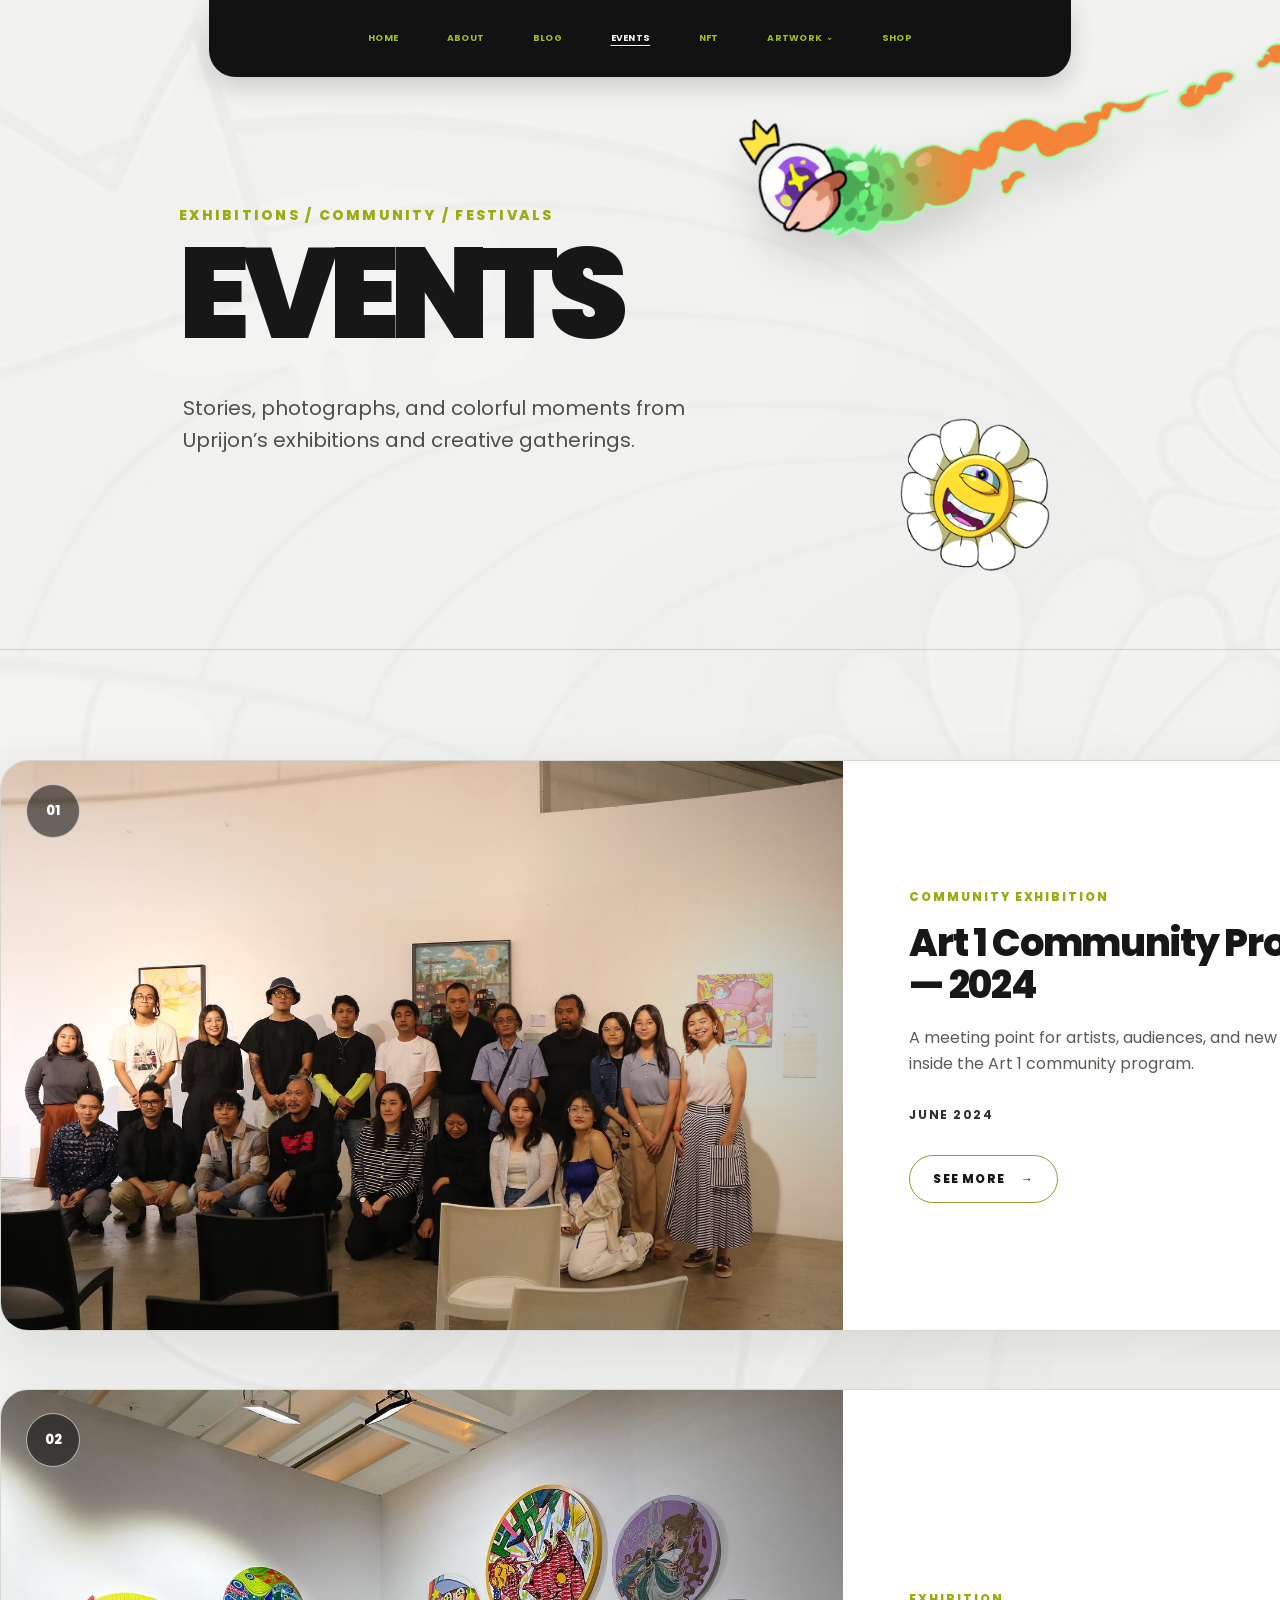
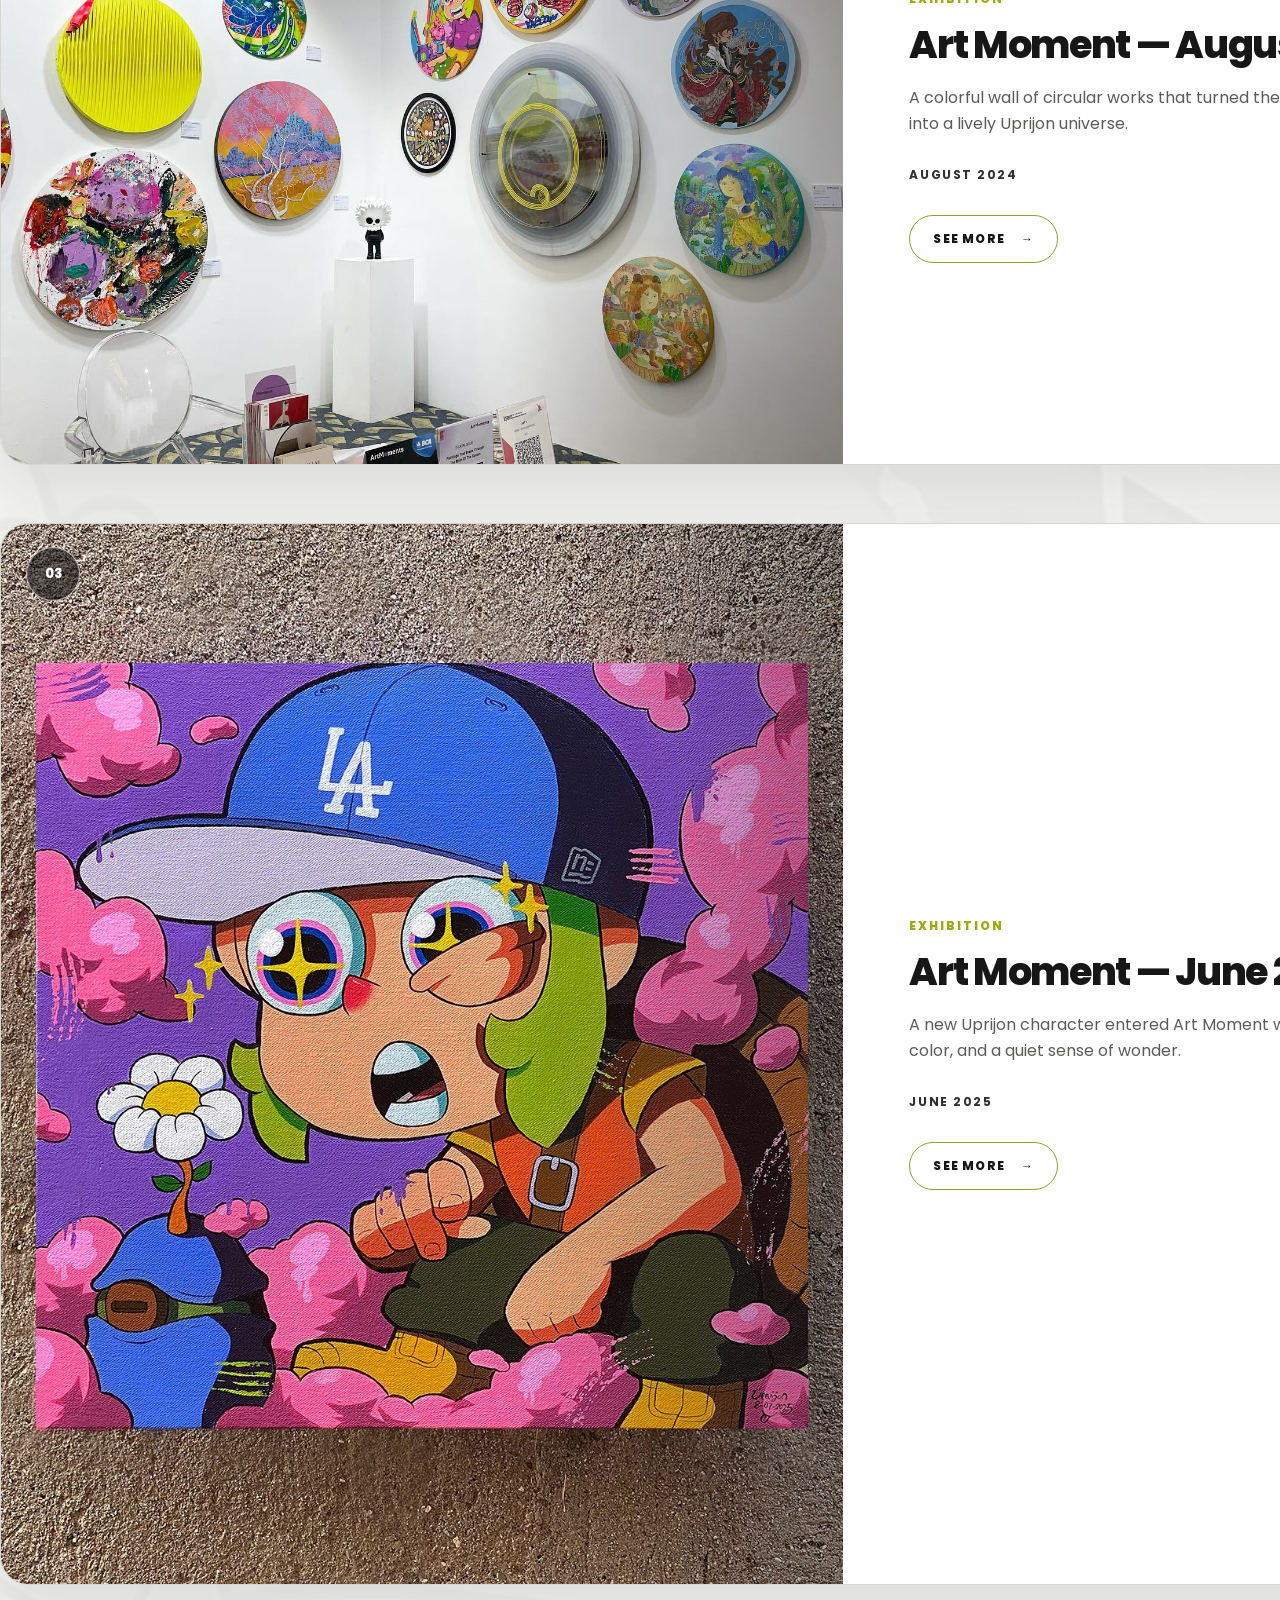
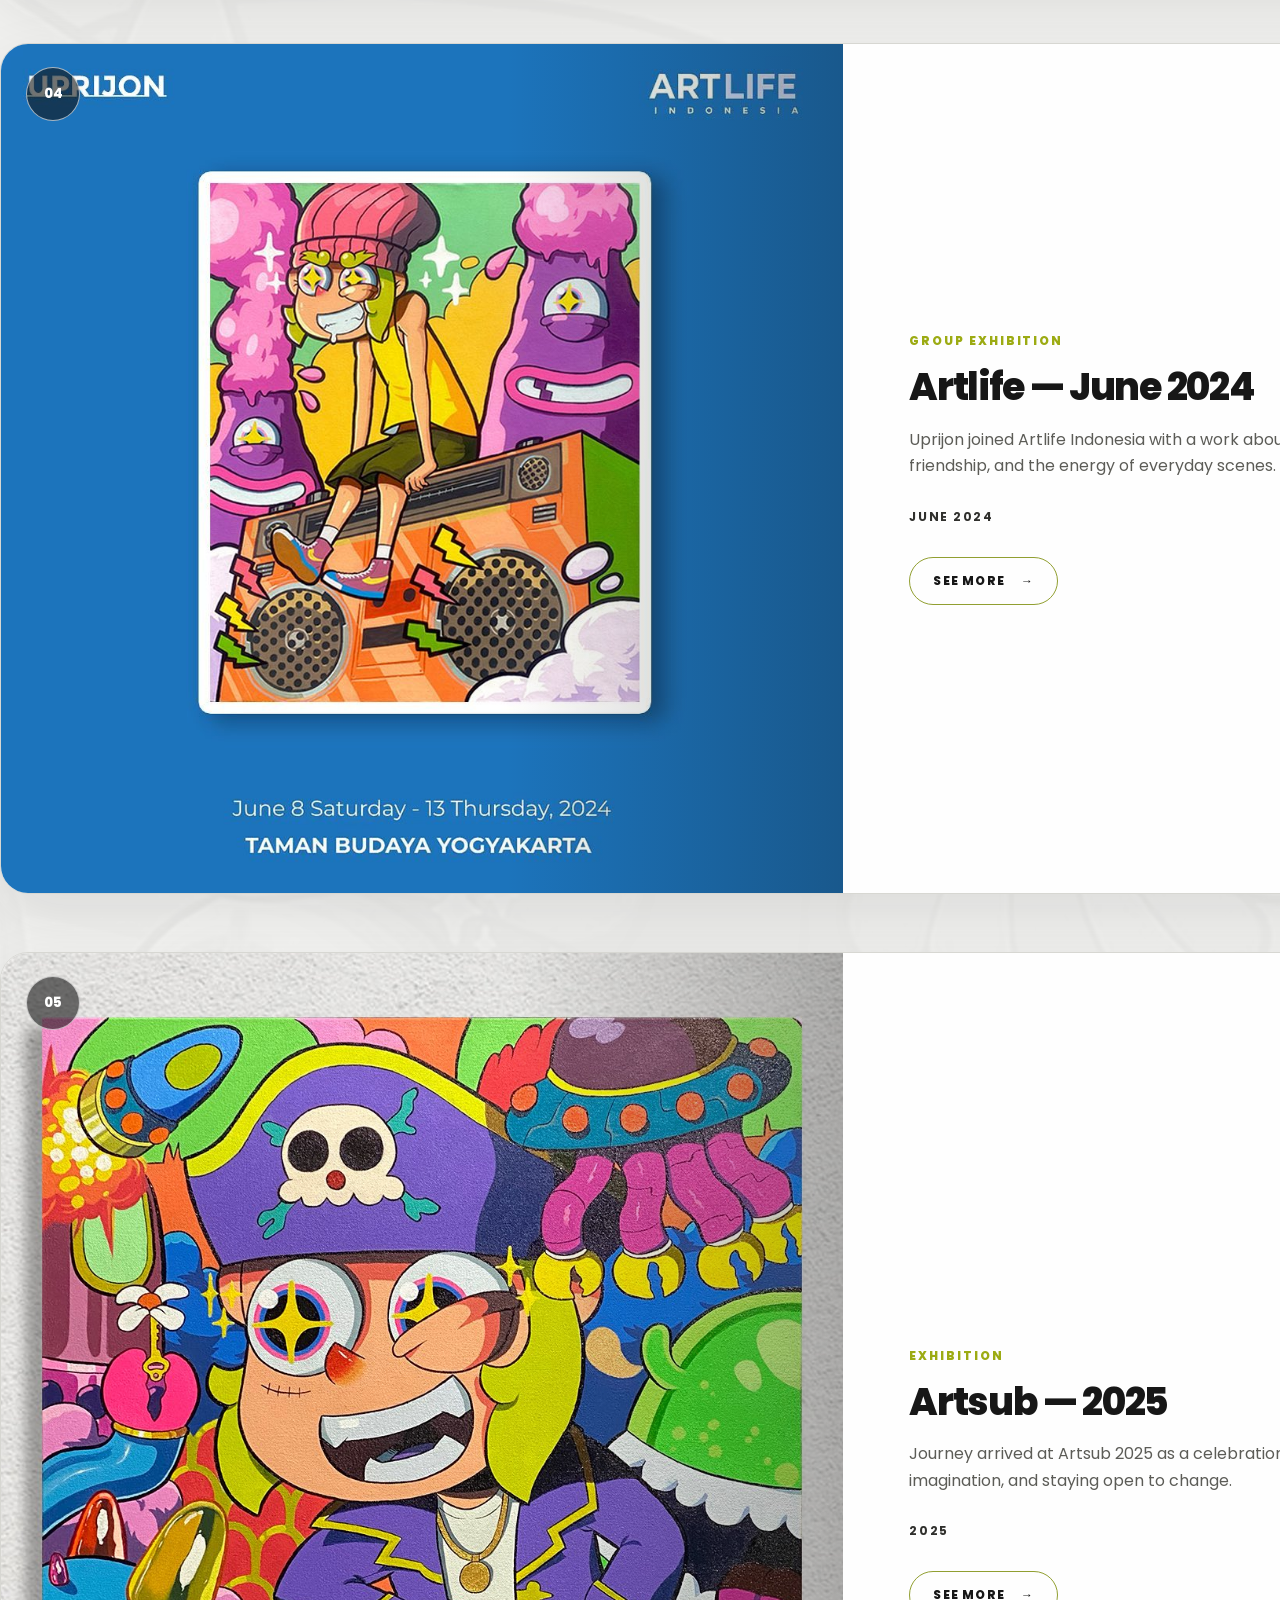
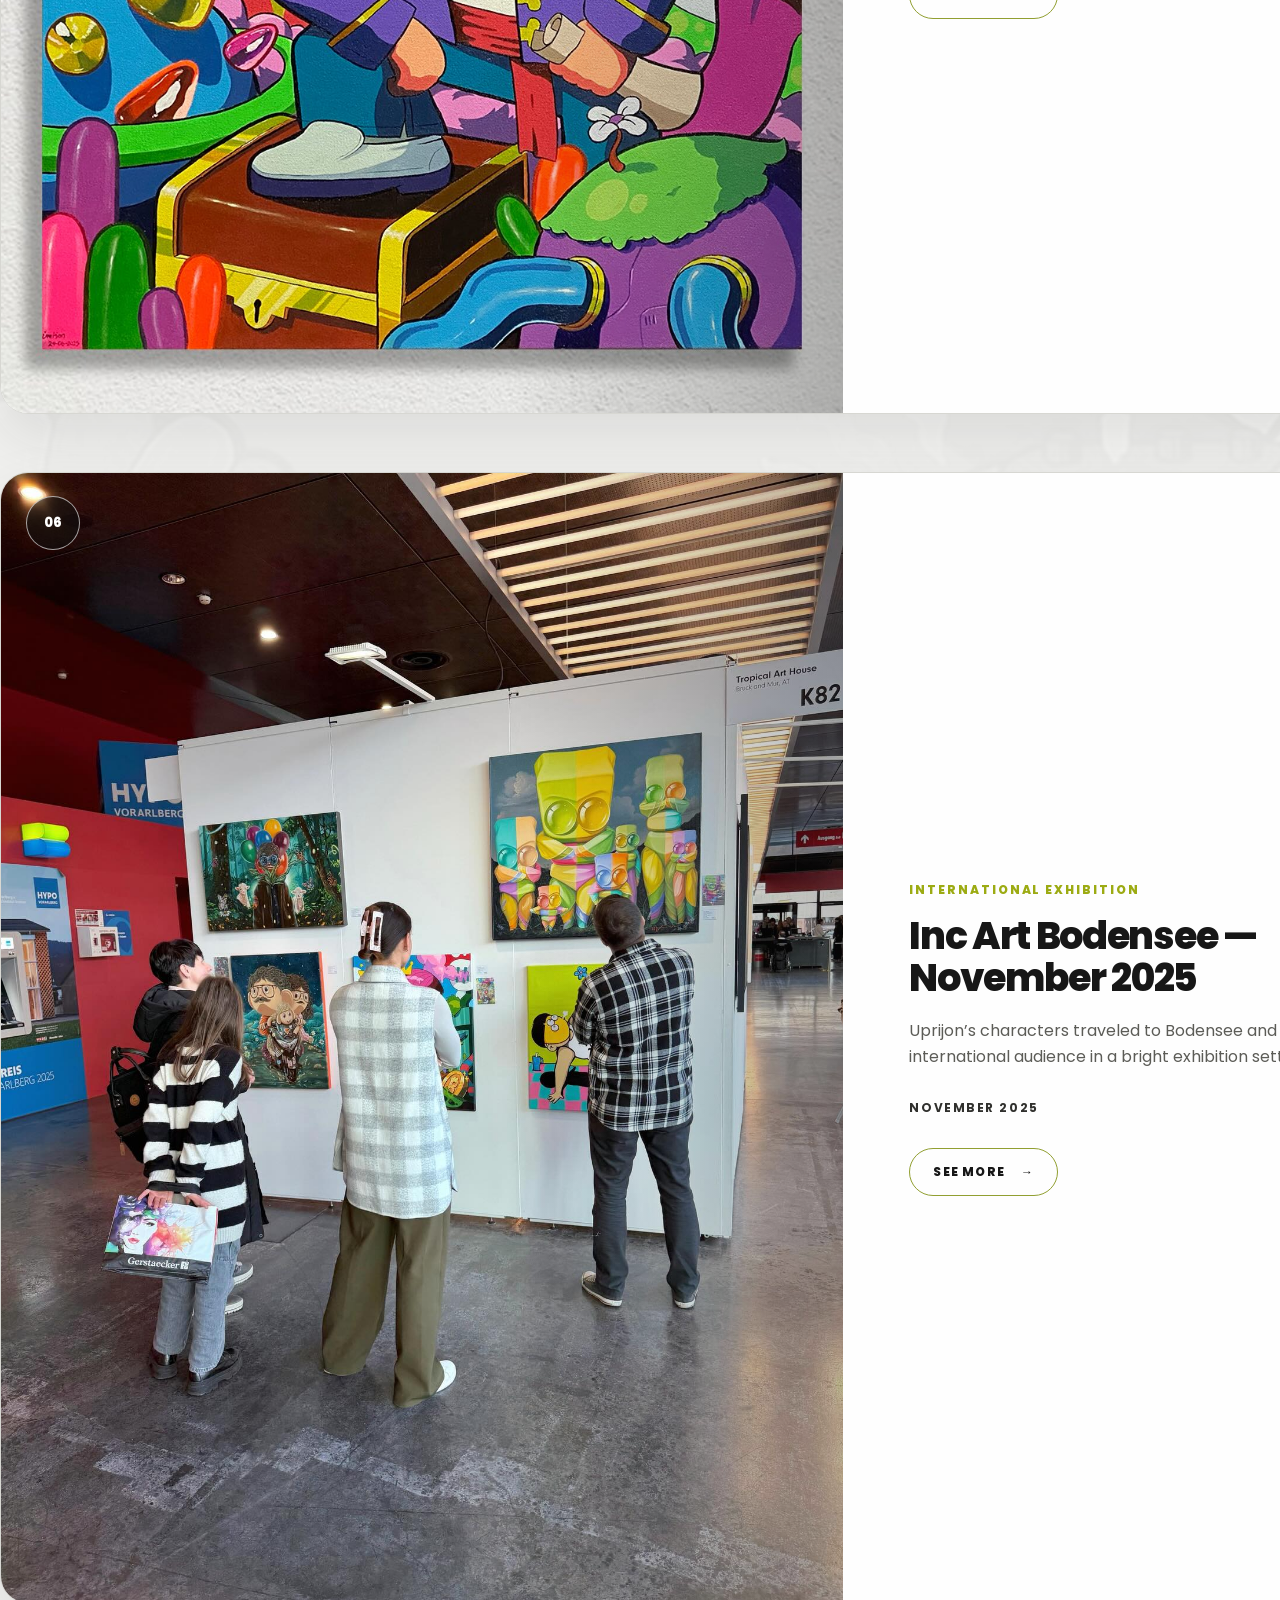
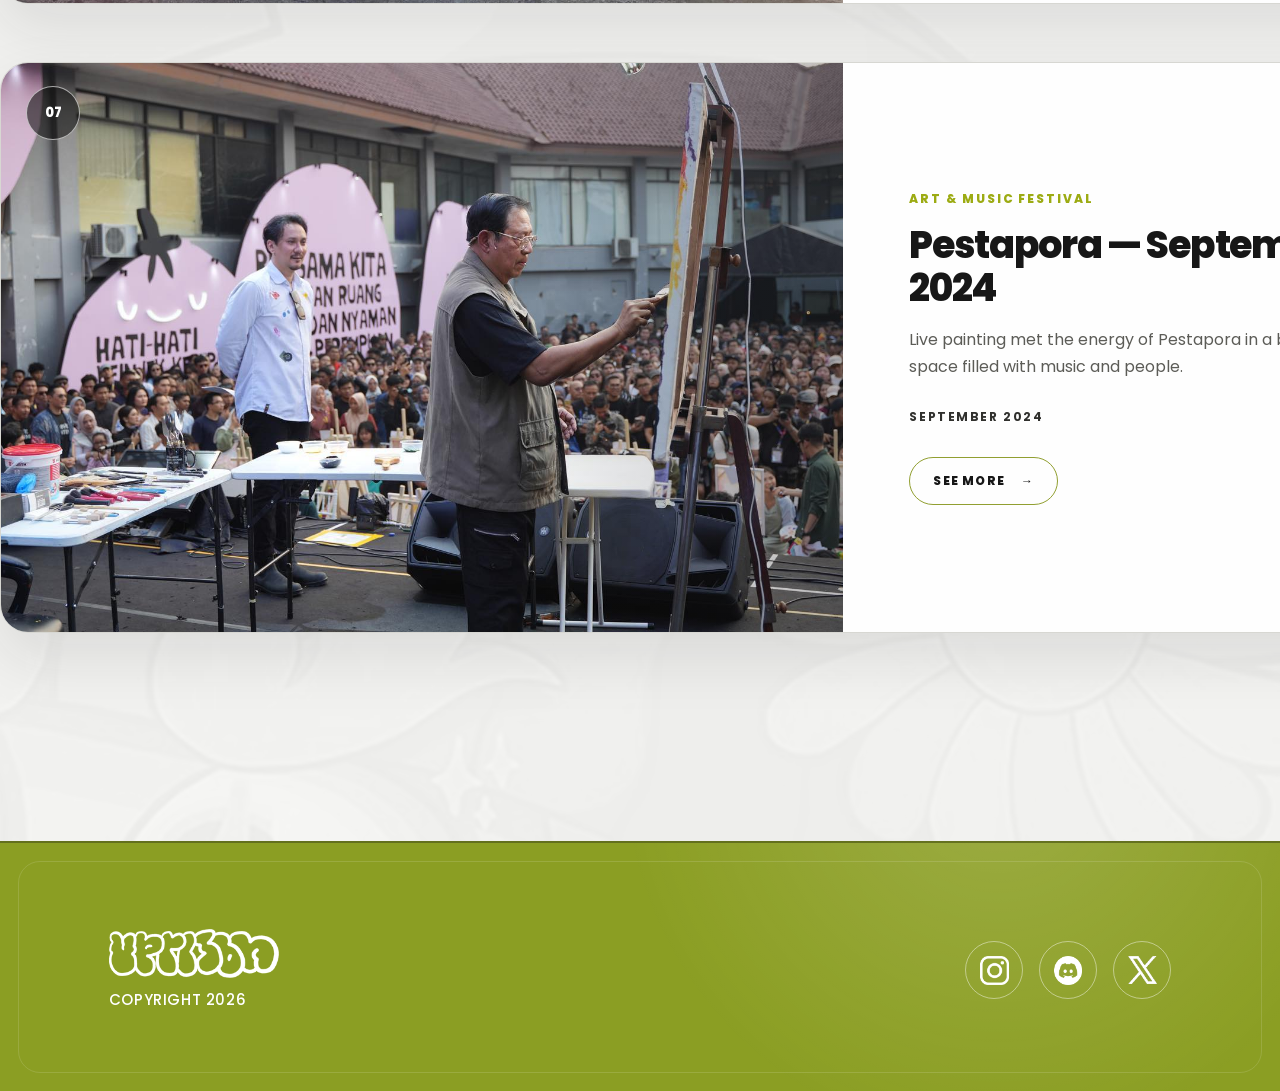
<file: events.html>
<!doctype html>
<html lang="en">
  <head>
    <meta charset="UTF-8">
    <meta name="viewport" content="width=device-width, initial-scale=1">
    <meta name="theme-color" content="#121212">
    <link rel="icon" href="favicon.ico" sizes="any">
    <link rel="icon" type="image/png" sizes="32x32" href="assets/favicon-32x32.png">
    <link rel="apple-touch-icon" sizes="180x180" href="assets/apple-touch-icon.png">
    <meta name="description" content="Exhibitions, community programs, and art events featuring Uprijon.">
    <title>Events — Uprijon</title>
    <link rel="stylesheet" href="styles.css">
    <link rel="stylesheet" href="about.css">
    <link rel="stylesheet" href="events.css">
  </head>
  <body class="events-page">
    <a class="skip-link" href="#main">Skip to content</a>
    <header class="site-header" aria-label="Primary navigation">
      <a class="brand" href="index.html" aria-label="Uprijon home">UPRIJON</a>
      <nav>
        <a href="index.html">Home</a><a href="about.html">About</a><a href="https://ariamarvelous.blogspot.com/2015/04/marvelous-class-c-period-10-maret-2015.html" target="_blank" rel="noopener noreferrer">Blog</a><a href="events.html" aria-current="page">Events</a><a href="nft.html">NFT</a>
        <div class="nav-dropdown"><a class="nav-dropdown-trigger" href="manual-artwork.html">Artwork</a><div class="nav-submenu" aria-label="Artwork pages"><a href="manual-artwork.html">Manual Artwork</a><a href="digital-artwork.html">Digital Artwork</a></div></div>
        <a href="index.html#shop">Shop</a>
      </nav>
      <button class="menu-button" type="button" aria-expanded="false" aria-controls="mobile-menu">Menu</button>
    </header>
    <nav id="mobile-menu" class="mobile-menu" aria-label="Mobile navigation" hidden>
      <a href="index.html">Home</a><a href="about.html">About</a><a href="https://ariamarvelous.blogspot.com/2015/04/marvelous-class-c-period-10-maret-2015.html" target="_blank" rel="noopener noreferrer">Blog</a><a href="events.html" aria-current="page">Events</a><a href="nft.html">NFT</a><a href="manual-artwork.html">Manual Artwork</a><a href="digital-artwork.html">Digital Artwork</a><a href="index.html#shop">Shop</a>
    </nav>

    <main id="main">
      <section class="events-intro" aria-labelledby="events-title">
        <img class="events-intro-eye" src="assets/ribbon-sticker.png" alt="" aria-hidden="true">
        <img class="events-intro-flower" src="assets/nft-flower.png" alt="" aria-hidden="true">
        <p>Exhibitions / Community / Festivals</p>
        <h1 id="events-title">EVENTS</h1>
        <div>Stories, photographs, and colorful moments from Uprijon’s exhibitions and creative gatherings.</div>
      </section>
      <section id="events-list" class="events-list" aria-label="Uprijon events"></section>
      <noscript><p class="events-noscript">Enable JavaScript to view the event collection.</p></noscript>
    </main>

    <footer class="bio-footer">
      <div><a href="index.html" aria-label="Uprijon home"><img class="bio-logo" src="assets/bio/logo.webp" width="273" height="79" alt="Uprijon" loading="lazy"></a><p>COPYRIGHT 2026</p></div>
      <nav aria-label="Social media"><a href="https://www.instagram.com/uprijon/" target="_blank" rel="noopener noreferrer" aria-label="Instagram"><img src="assets/bio/instagram.webp" alt=""></a><a href="https://discord.com/" target="_blank" rel="noopener noreferrer" aria-label="Discord"><img src="assets/bio/discord.webp" alt=""></a><a href="https://x.com/Uprijon" target="_blank" rel="noopener noreferrer" aria-label="X"><img src="assets/bio/x.webp" alt=""></a></nav>
    </footer>
    <script src="script.js"></script>
    <script src="events-data.js"></script>
    <script src="events-list.js"></script>
  </body>
</html>
</file>
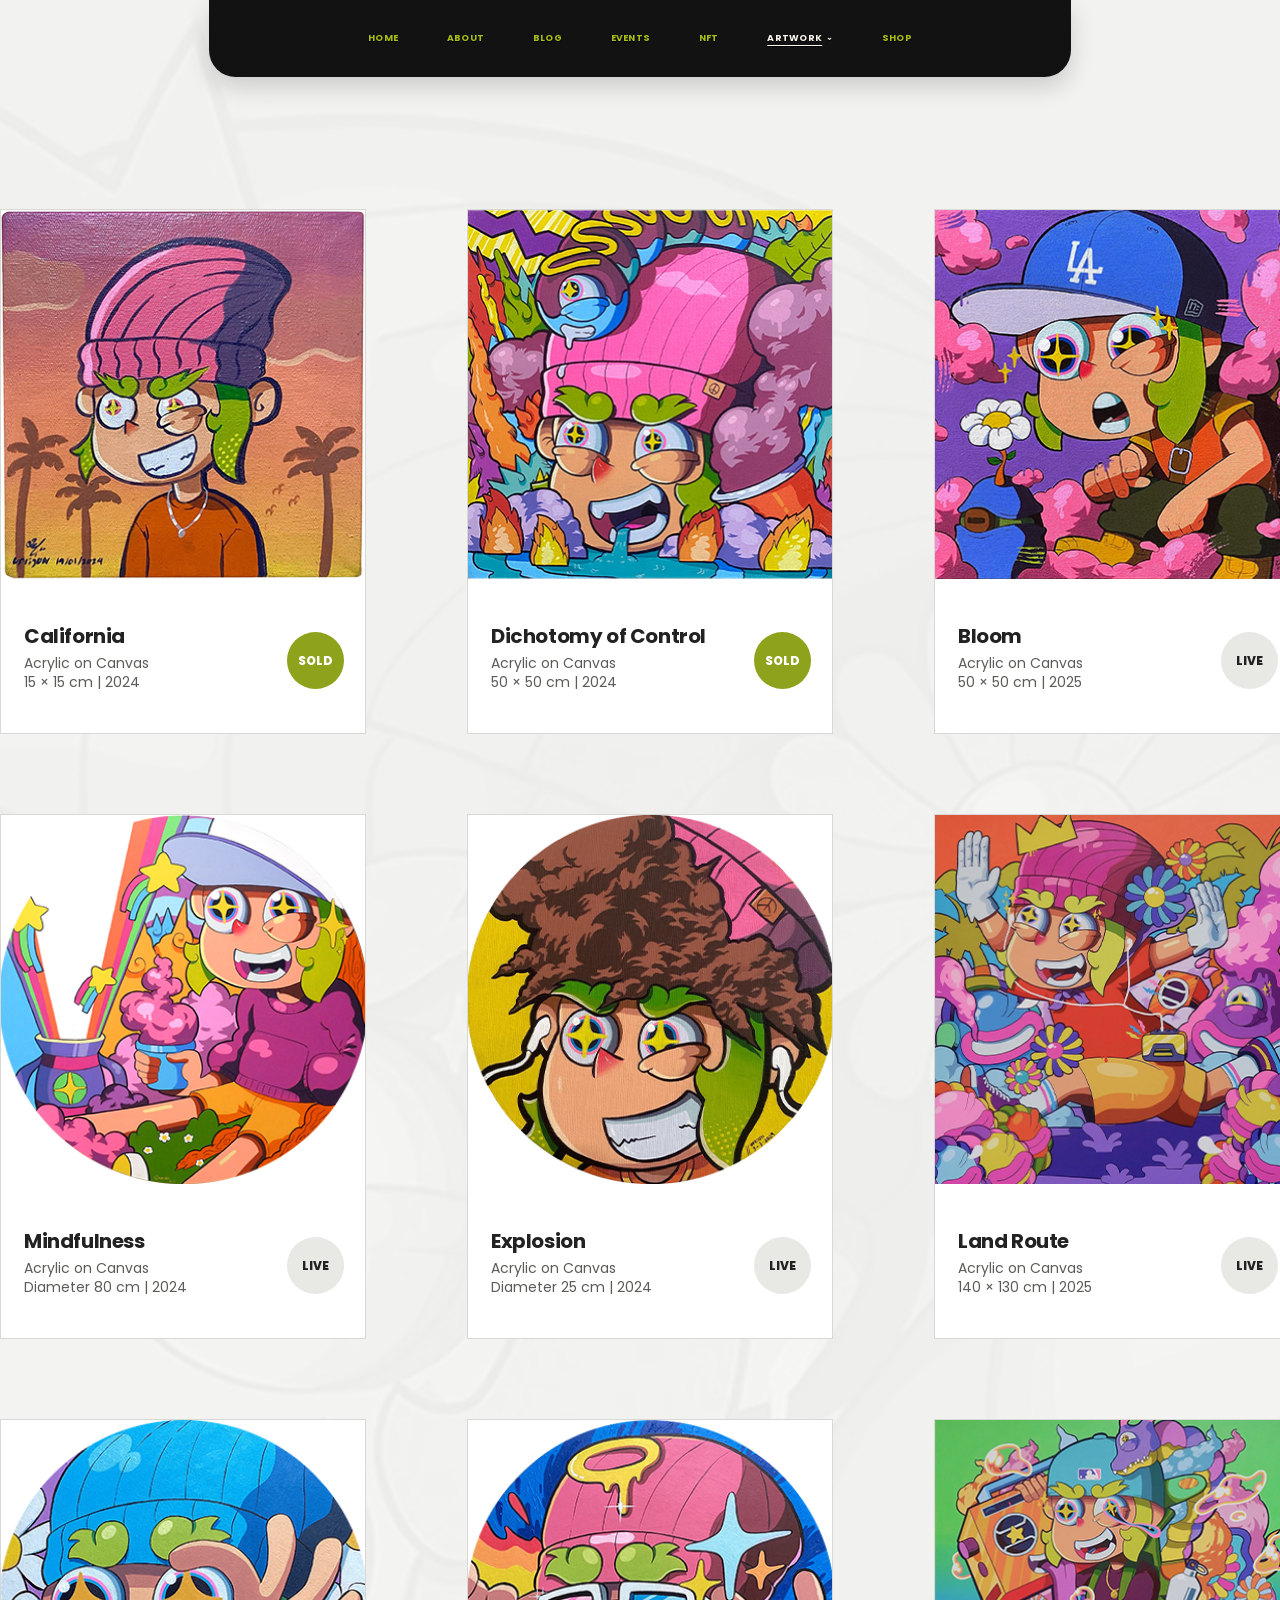
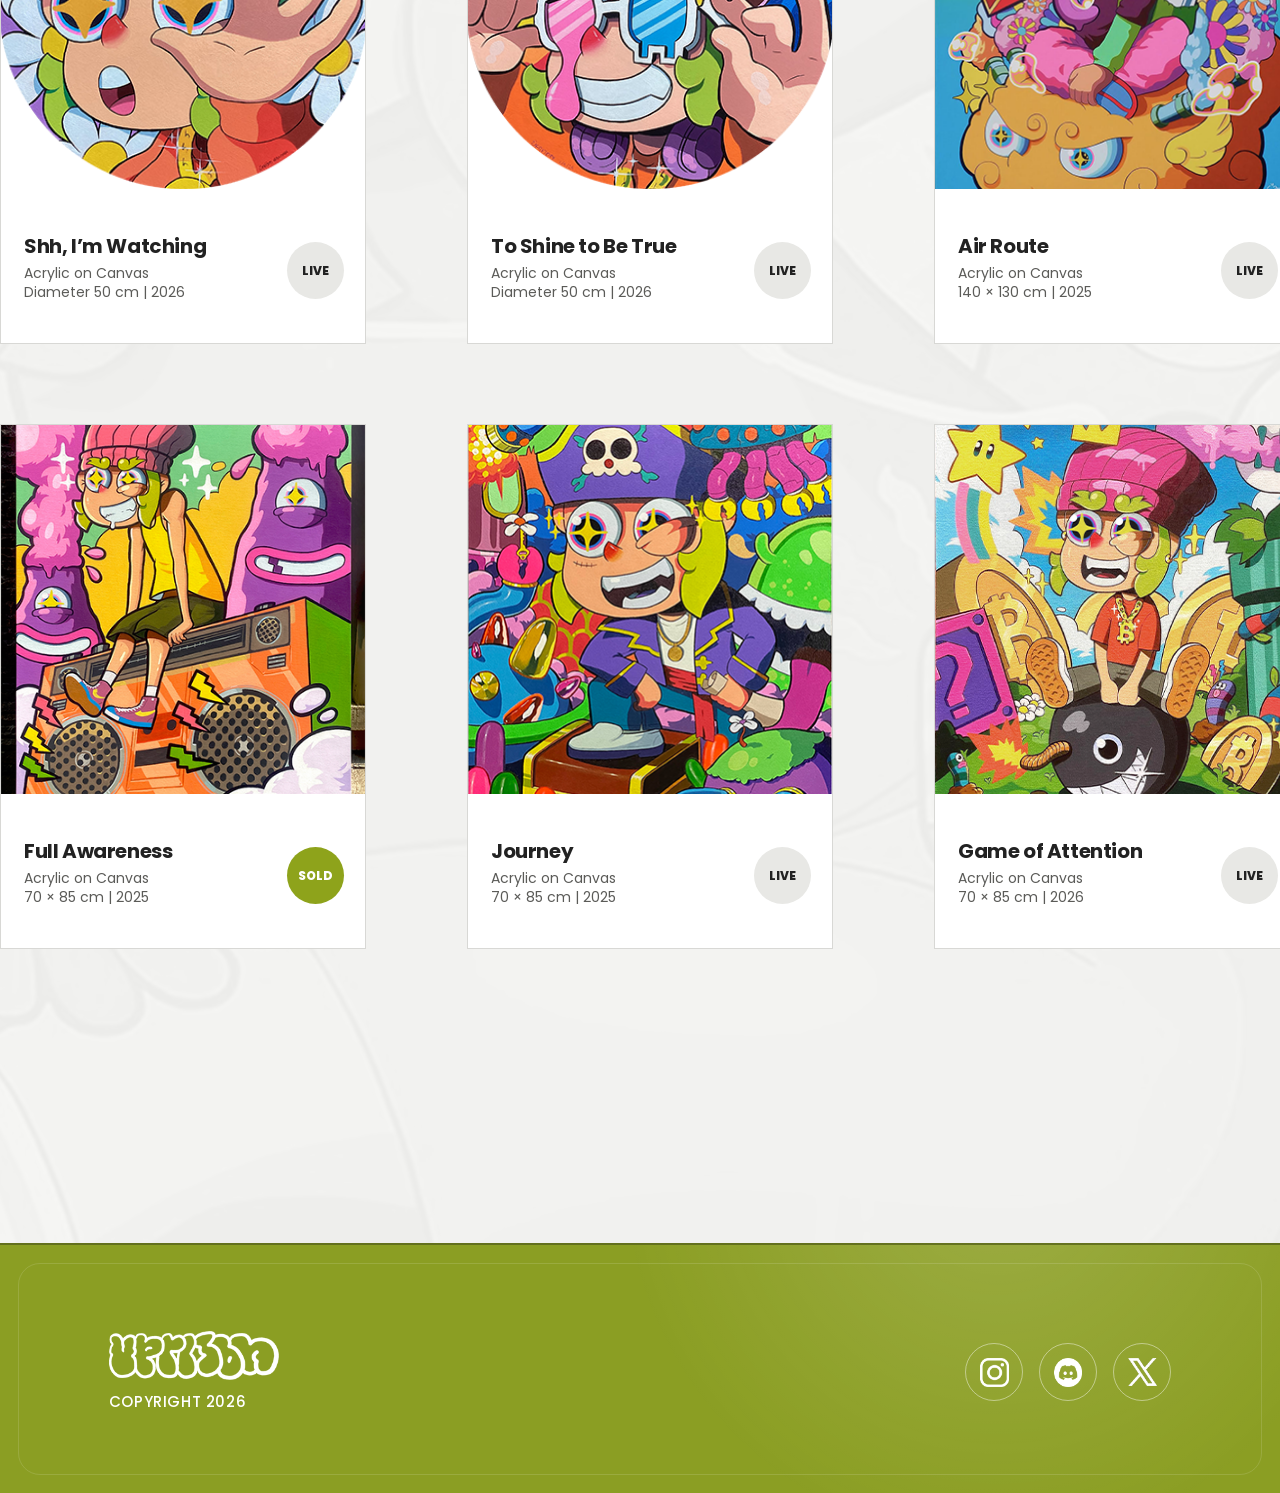
<file: manual-artwork.html>
<!doctype html>
<html lang="en">
  <head>
    <meta charset="UTF-8">
    <meta name="viewport" content="width=device-width, initial-scale=1">
    <meta name="theme-color" content="#f7f7f5">
    <link rel="icon" href="favicon.ico" sizes="any">
    <link rel="icon" type="image/png" sizes="32x32" href="assets/favicon-32x32.png">
    <link rel="apple-touch-icon" sizes="180x180" href="assets/apple-touch-icon.png">
    <meta name="description" content="Manual artwork by Uprijon — original acrylic paintings and available works.">
    <title>Manual Artwork — Uprijon</title>
    <link rel="stylesheet" href="styles.css">
    <link rel="stylesheet" href="about.css">
    <link rel="stylesheet" href="artwork.css">
  </head>
  <body class="artwork-page">
    <a class="skip-link" href="#main">Skip to content</a>
    <header class="site-header" aria-label="Primary navigation">
      <a class="brand" href="index.html" aria-label="Uprijon home">UPRIJON</a>
      <nav>
        <a href="index.html">Home</a>
        <a href="about.html">About</a>
        <a href="https://ariamarvelous.blogspot.com/2015/04/marvelous-class-c-period-10-maret-2015.html" target="_blank" rel="noopener noreferrer">Blog</a>
        <a href="events.html">Events</a>
        <a href="nft.html">NFT</a>
        <div class="nav-dropdown">
          <a class="nav-dropdown-trigger" href="manual-artwork.html" aria-current="page">Artwork</a>
          <div class="nav-submenu" aria-label="Artwork pages">
            <a href="manual-artwork.html" aria-current="page">Manual Artwork</a>
            <a href="digital-artwork.html">Digital Artwork</a>
          </div>
        </div>
        <a href="index.html#shop">Shop</a>
      </nav>
      <button class="menu-button" type="button" aria-expanded="false" aria-controls="mobile-menu">Menu</button>
    </header>

    <nav id="mobile-menu" class="mobile-menu" aria-label="Mobile navigation" hidden>
      <a href="index.html">Home</a><a href="about.html">About</a><a href="https://ariamarvelous.blogspot.com/2015/04/marvelous-class-c-period-10-maret-2015.html" target="_blank" rel="noopener noreferrer">Blog</a><a href="events.html">Events</a><a href="nft.html">NFT</a><a href="manual-artwork.html" aria-current="page">Manual Artwork</a><a href="digital-artwork.html">Digital Artwork</a><a href="index.html#shop">Shop</a>
    </nav>

    <main id="main" class="manual-artwork-main">
      <h1 class="sr-only">Manual Artwork by Uprijon</h1>
      <div class="manual-art-grid" aria-label="Manual artwork collection">
        <button class="manual-art-card" type="button" data-title="California" data-medium="Acrylic on Canvas" data-size="15 × 15 cm" data-year="2024" data-status="SOLD" data-category="Pop" data-price="Sold" data-full="assets/highres/manual/california.jpg">
          <span class="manual-art-image"><img src="assets/manual-art/california.png" alt="California painting by Uprijon" loading="lazy"></span>
          <span class="manual-art-info"><strong>California</strong><span>Acrylic on Canvas</span><span>15 × 15 cm | 2024</span></span><span class="art-status is-sold">SOLD</span>
        </button>
        <button class="manual-art-card" type="button" data-title="Dichotomy of Control" data-medium="Acrylic on Canvas" data-size="50 × 50 cm" data-year="2024" data-status="SOLD" data-category="Pop" data-price="Sold" data-full="assets/highres/manual/dikotomi-kendali.jpg">
          <span class="manual-art-image"><img src="assets/manual-art/dikotomi-kendali.png" alt="Dichotomy of Control painting by Uprijon" loading="lazy"></span>
          <span class="manual-art-info"><strong>Dichotomy of Control</strong><span>Acrylic on Canvas</span><span>50 × 50 cm | 2024</span></span><span class="art-status is-sold">SOLD</span>
        </button>
        <button class="manual-art-card" type="button" data-title="Bloom" data-medium="Acrylic on Canvas" data-size="50 × 50 cm" data-year="2025" data-status="LIVE" data-category="Pop" data-price="Price on request" data-full="assets/highres/manual/mekar.jpg">
          <span class="manual-art-image"><img src="assets/manual-art/mekar.png" alt="Bloom painting by Uprijon" loading="lazy"></span>
          <span class="manual-art-info"><strong>Bloom</strong><span>Acrylic on Canvas</span><span>50 × 50 cm | 2025</span></span><span class="art-status">LIVE</span>
        </button>
        <button class="manual-art-card" type="button" data-title="Mindfulness" data-medium="Acrylic on Canvas" data-size="Diameter 80 cm" data-year="2024" data-status="LIVE" data-category="Pop" data-price="Price on request" data-full="assets/highres/manual/mindfulness.png">
          <span class="manual-art-image"><img src="assets/manual-art/mindfulness.png" alt="Mindfulness painting by Uprijon" loading="lazy"></span>
          <span class="manual-art-info"><strong>Mindfulness</strong><span>Acrylic on Canvas</span><span>Diameter 80 cm | 2024</span></span><span class="art-status">LIVE</span>
        </button>
        <button class="manual-art-card" type="button" data-title="Explosion" data-medium="Acrylic on Canvas" data-size="Diameter 25 cm" data-year="2024" data-status="LIVE" data-category="Pop" data-price="Price on request" data-full="assets/highres/manual/explosion.jpg">
          <span class="manual-art-image"><img src="assets/manual-art/explosion.png" alt="Explosion painting by Uprijon" loading="lazy"></span>
          <span class="manual-art-info"><strong>Explosion</strong><span>Acrylic on Canvas</span><span>Diameter 25 cm | 2024</span></span><span class="art-status">LIVE</span>
        </button>
        <button class="manual-art-card" type="button" data-title="Land Route" data-medium="Acrylic on Canvas" data-size="140 × 130 cm" data-year="2025" data-status="LIVE" data-category="Pop" data-price="IDR 12,000,000" data-full="assets/highres/manual/jalur-darat.jpg">
          <span class="manual-art-image"><img src="assets/manual-art/jalur-darat.png" alt="Land Route painting by Uprijon" loading="lazy"></span>
          <span class="manual-art-info"><strong>Land Route</strong><span>Acrylic on Canvas</span><span>140 × 130 cm | 2025</span></span><span class="art-status">LIVE</span>
        </button>
        <button class="manual-art-card" type="button" data-title="Shh, I’m Watching" data-medium="Acrylic on Canvas" data-size="Diameter 50 cm" data-year="2026" data-status="LIVE" data-category="Pop" data-price="Price on request" data-full="assets/highres/manual/sst-im-watching.png">
          <span class="manual-art-image"><img src="assets/manual-art/sst-im-watching.png" alt="Shh, I’m Watching painting by Uprijon" loading="lazy"></span>
          <span class="manual-art-info"><strong>Shh, I’m Watching</strong><span>Acrylic on Canvas</span><span>Diameter 50 cm | 2026</span></span><span class="art-status">LIVE</span>
        </button>
        <button class="manual-art-card" type="button" data-title="To Shine to Be True" data-medium="Acrylic on Canvas" data-size="Diameter 50 cm" data-year="2026" data-status="LIVE" data-category="Pop" data-price="Price on request" data-full="assets/highres/manual/to-shine-to-be-true.png">
          <span class="manual-art-image"><img src="assets/manual-art/to-shine-to-be-true.png" alt="To Shine to Be True painting by Uprijon" loading="lazy"></span>
          <span class="manual-art-info"><strong>To Shine to Be True</strong><span>Acrylic on Canvas</span><span>Diameter 50 cm | 2026</span></span><span class="art-status">LIVE</span>
        </button>
        <button class="manual-art-card" type="button" data-title="Air Route" data-medium="Acrylic on Canvas" data-size="140 × 130 cm" data-year="2025" data-status="LIVE" data-category="Pop" data-price="Price on request" data-full="assets/highres/manual/jalur-udara.jpg">
          <span class="manual-art-image"><img src="assets/manual-art/jalur-udara.png" alt="Air Route painting by Uprijon" loading="lazy"></span>
          <span class="manual-art-info"><strong>Air Route</strong><span>Acrylic on Canvas</span><span>140 × 130 cm | 2025</span></span><span class="art-status">LIVE</span>
        </button>
        <button class="manual-art-card" type="button" data-title="Full Awareness" data-medium="Acrylic on Canvas" data-size="70 × 85 cm" data-year="2025" data-status="SOLD" data-category="Pop" data-price="Sold" data-full="assets/highres/manual/kesadaran-penuh.jpg">
          <span class="manual-art-image"><img src="assets/manual-art/kesadaran-penuh.png" alt="Full Awareness painting by Uprijon" loading="lazy"></span>
          <span class="manual-art-info"><strong>Full Awareness</strong><span>Acrylic on Canvas</span><span>70 × 85 cm | 2025</span></span><span class="art-status is-sold">SOLD</span>
        </button>
        <button class="manual-art-card" type="button" data-title="Journey" data-medium="Acrylic on Canvas" data-size="70 × 85 cm" data-year="2025" data-status="LIVE" data-category="Pop" data-price="Price on request" data-full="assets/highres/manual/journey.jpg">
          <span class="manual-art-image"><img src="assets/manual-art/journey.png" alt="Journey painting by Uprijon" loading="lazy"></span>
          <span class="manual-art-info"><strong>Journey</strong><span>Acrylic on Canvas</span><span>70 × 85 cm | 2025</span></span><span class="art-status">LIVE</span>
        </button>
        <button class="manual-art-card" type="button" data-title="Game of Attention" data-medium="Acrylic on Canvas" data-size="70 × 85 cm" data-year="2026" data-status="LIVE" data-category="Pop" data-price="Price on request" data-full="assets/highres/manual/game-of-attention.jpg">
          <span class="manual-art-image"><img src="assets/manual-art/game-of-attention.png" alt="Game of Attention painting by Uprijon" loading="lazy"></span>
          <span class="manual-art-info"><strong>Game of Attention</strong><span>Acrylic on Canvas</span><span>70 × 85 cm | 2026</span></span><span class="art-status">LIVE</span>
        </button>
      </div>
    </main>

    <footer class="bio-footer">
      <div><a href="index.html" aria-label="Uprijon home"><img class="bio-logo" src="assets/bio/logo.webp" width="273" height="79" alt="Uprijon" loading="lazy"></a><p>COPYRIGHT 2026</p></div>
      <nav aria-label="Social media"><a href="https://www.instagram.com/uprijon/" target="_blank" rel="noopener noreferrer" aria-label="Instagram"><img src="assets/bio/instagram.webp" alt=""></a><a href="https://discord.com/" target="_blank" rel="noopener noreferrer" aria-label="Discord"><img src="assets/bio/discord.webp" alt=""></a><a href="https://x.com/Uprijon" target="_blank" rel="noopener noreferrer" aria-label="X"><img src="assets/bio/x.webp" alt=""></a></nav>
    </footer>

    <dialog class="art-detail-dialog" aria-labelledby="detail-title">
      <button class="dialog-close" type="button" aria-label="Close artwork details">×</button>
      <div class="art-detail-layout">
        <button class="art-detail-visual zoom-image-button" type="button" aria-label="Open full-size artwork"><img alt=""><span>View full image</span></button>
        <div class="art-detail-copy">
          <p class="artist-label">UPRIJON</p>
          <h2 id="detail-title"></h2>
          <p class="detail-year"></p>
          <dl><div><dt>Medium</dt><dd class="detail-medium"></dd></div><div><dt>Dimensions</dt><dd class="detail-size"></dd></div><div><dt>Category</dt><dd class="detail-category"></dd></div><div><dt>Status</dt><dd class="detail-status"></dd></div></dl>
          <p class="detail-price"></p>
          <button class="buy-now-button" type="button">Buy Now</button>
          <div class="work-note"><strong>About the Artwork</strong><p>An original Uprijon artwork. Every purchase is confirmed directly for availability, shipping, and payment method.</p></div>
        </div>
      </div>
    </dialog>

    <dialog class="checkout-dialog" aria-labelledby="checkout-title">
      <button class="dialog-close" type="button" aria-label="Close checkout">×</button>
      <h2 id="checkout-title">Checkout</h2>
      <div class="checkout-layout">
        <form class="purchase-form" action="https://formsubmit.co/ariaafrizon@gmail.com" method="POST">
          <input type="hidden" name="_subject" value="Buy a painting from Uprijon">
          <input type="hidden" name="_template" value="table">
          <input type="hidden" name="artwork" value="">
          <input class="honey-field" type="text" name="_honey" tabindex="-1" autocomplete="off">
          <label>Full Name<input type="text" name="full_name" autocomplete="name" required></label>
          <label>Email<input type="email" name="email" autocomplete="email" required></label>
          <label>Phone / WhatsApp<input type="tel" name="phone_number" autocomplete="tel" required></label>
          <label>Shipping Address<textarea name="shipping_address" rows="3" required></textarea></label>
          <label>Notes<textarea name="notes" rows="3" placeholder="Write your questions or shipping requirements"></textarea></label>
          <button class="submit-order" type="submit">Place Order</button>
          <p class="form-status" role="status" aria-live="polite"></p>
        </form>
        <aside class="order-summary" aria-label="Order summary">
          <h3>Order Summary</h3>
          <div><span class="summary-artwork"></span><strong class="summary-price"></strong></div>
          <div class="summary-total"><span>Total</span><strong class="summary-price"></strong></div>
          <p><strong>Manual payment:</strong><br>After your order is submitted, the Uprijon team will contact you to confirm the price, payment, and shipping.</p>
        </aside>
      </div>
    </dialog>

    <dialog class="full-image-dialog" aria-label="Full-size artwork">
      <button class="full-image-close" type="button" aria-label="Close full-size artwork">×</button>
      <div class="full-image-canvas"><img alt=""></div>
      <p class="full-image-title"></p>
    </dialog>

    <script src="script.js"></script>
    <script src="image-lightbox.js"></script>
    <script src="artwork.js"></script>
  </body>
</html>
</file>
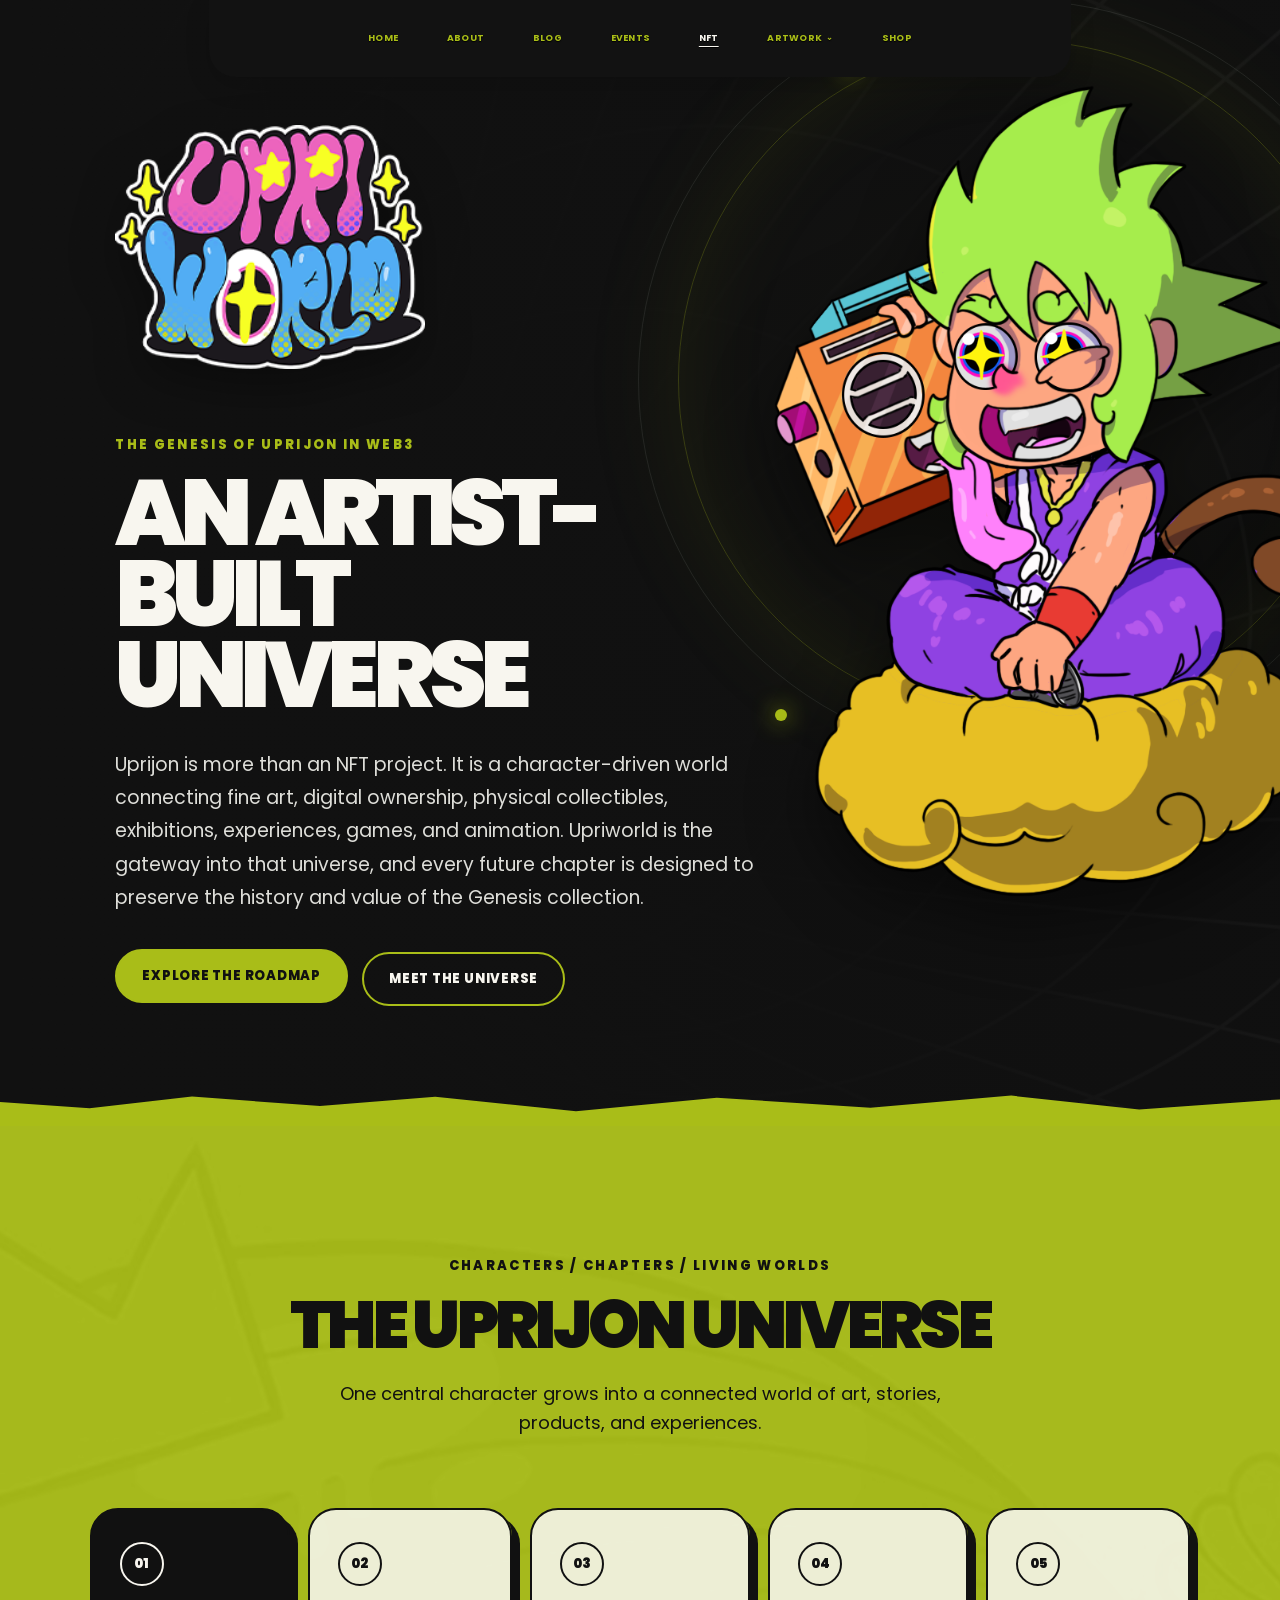
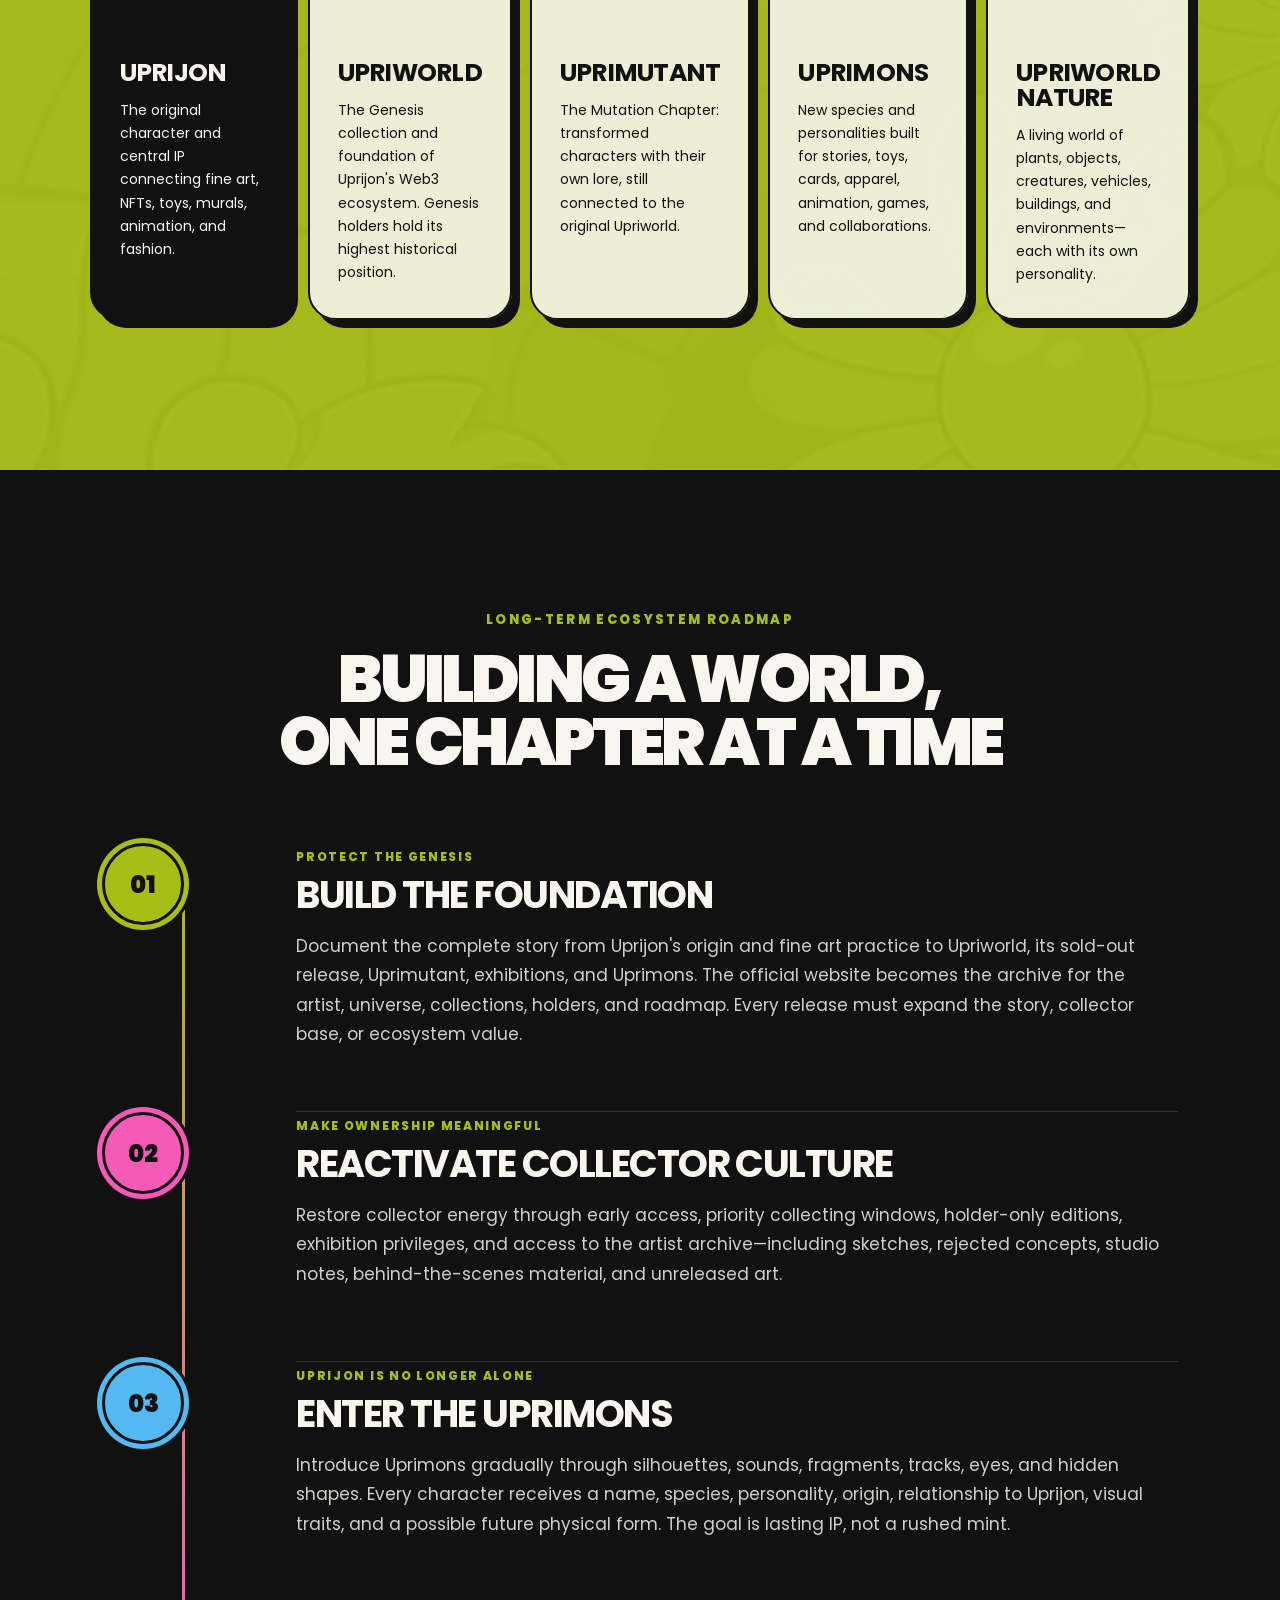
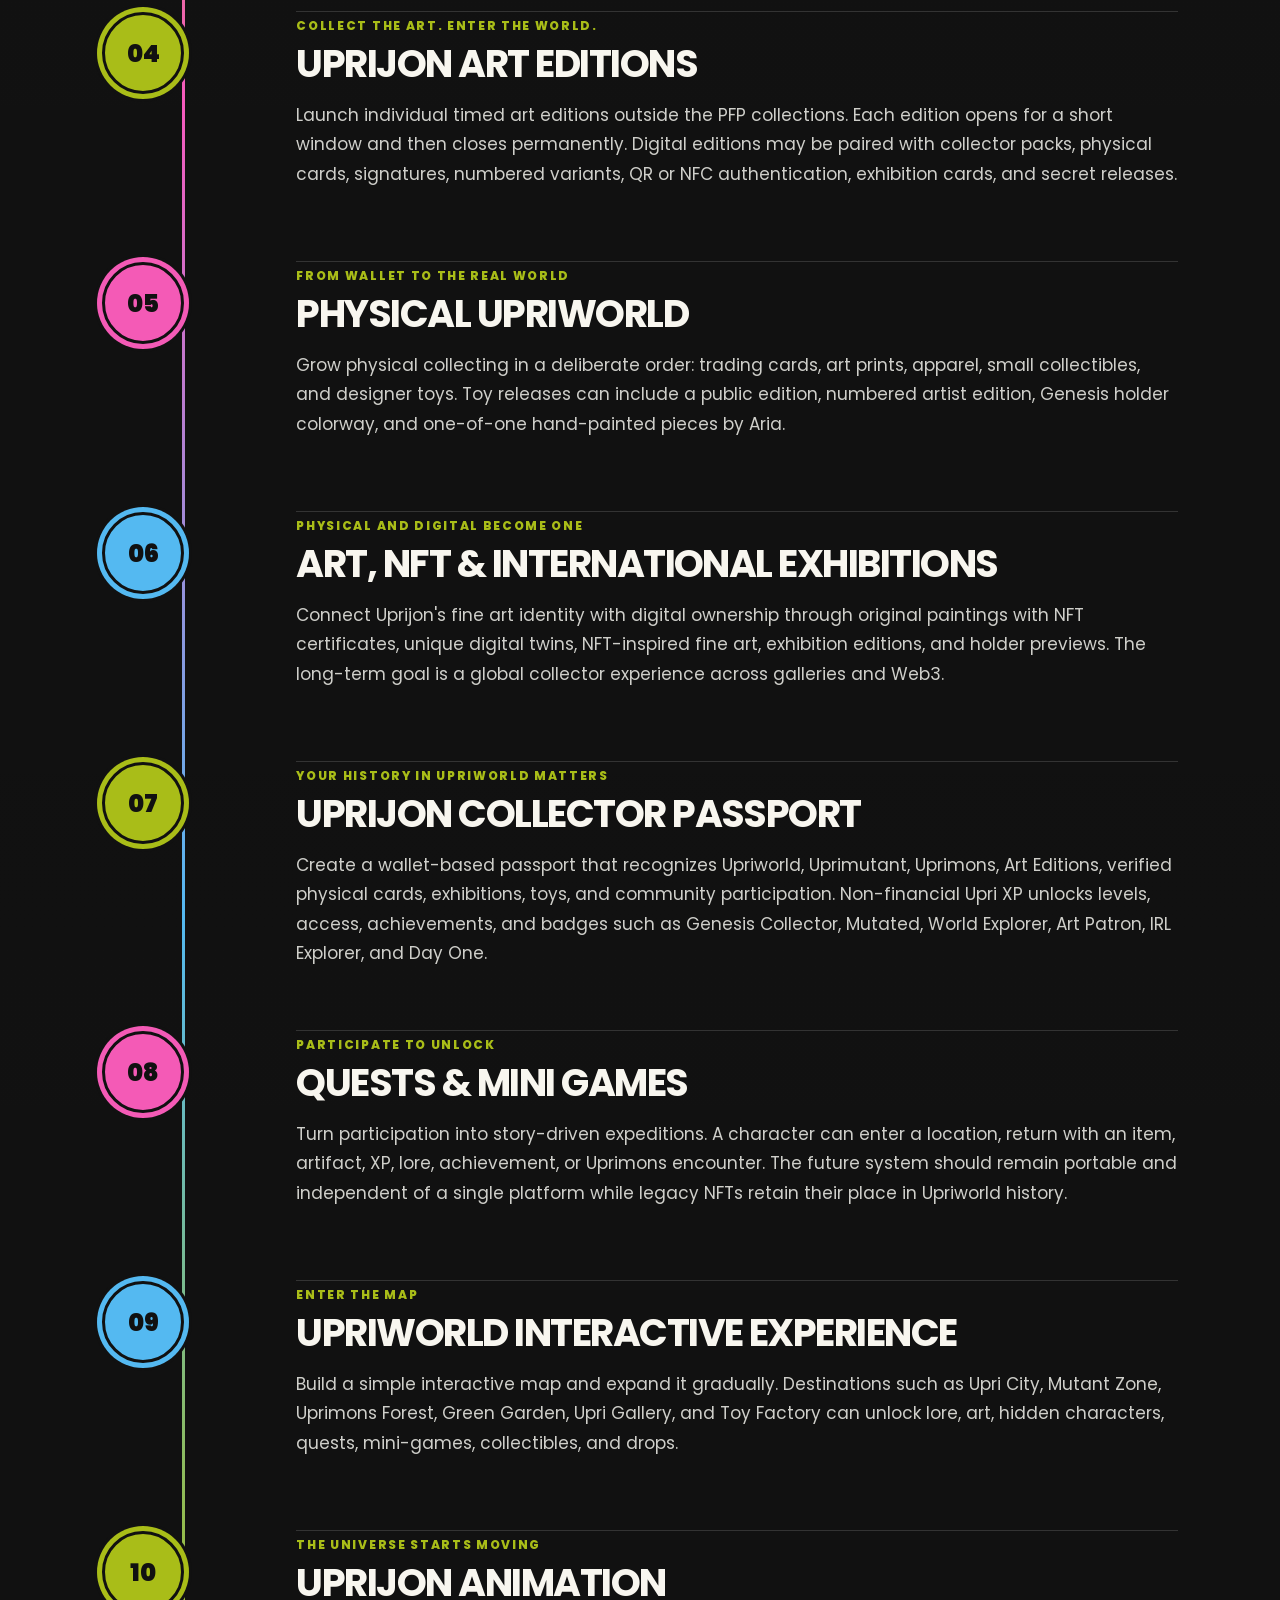
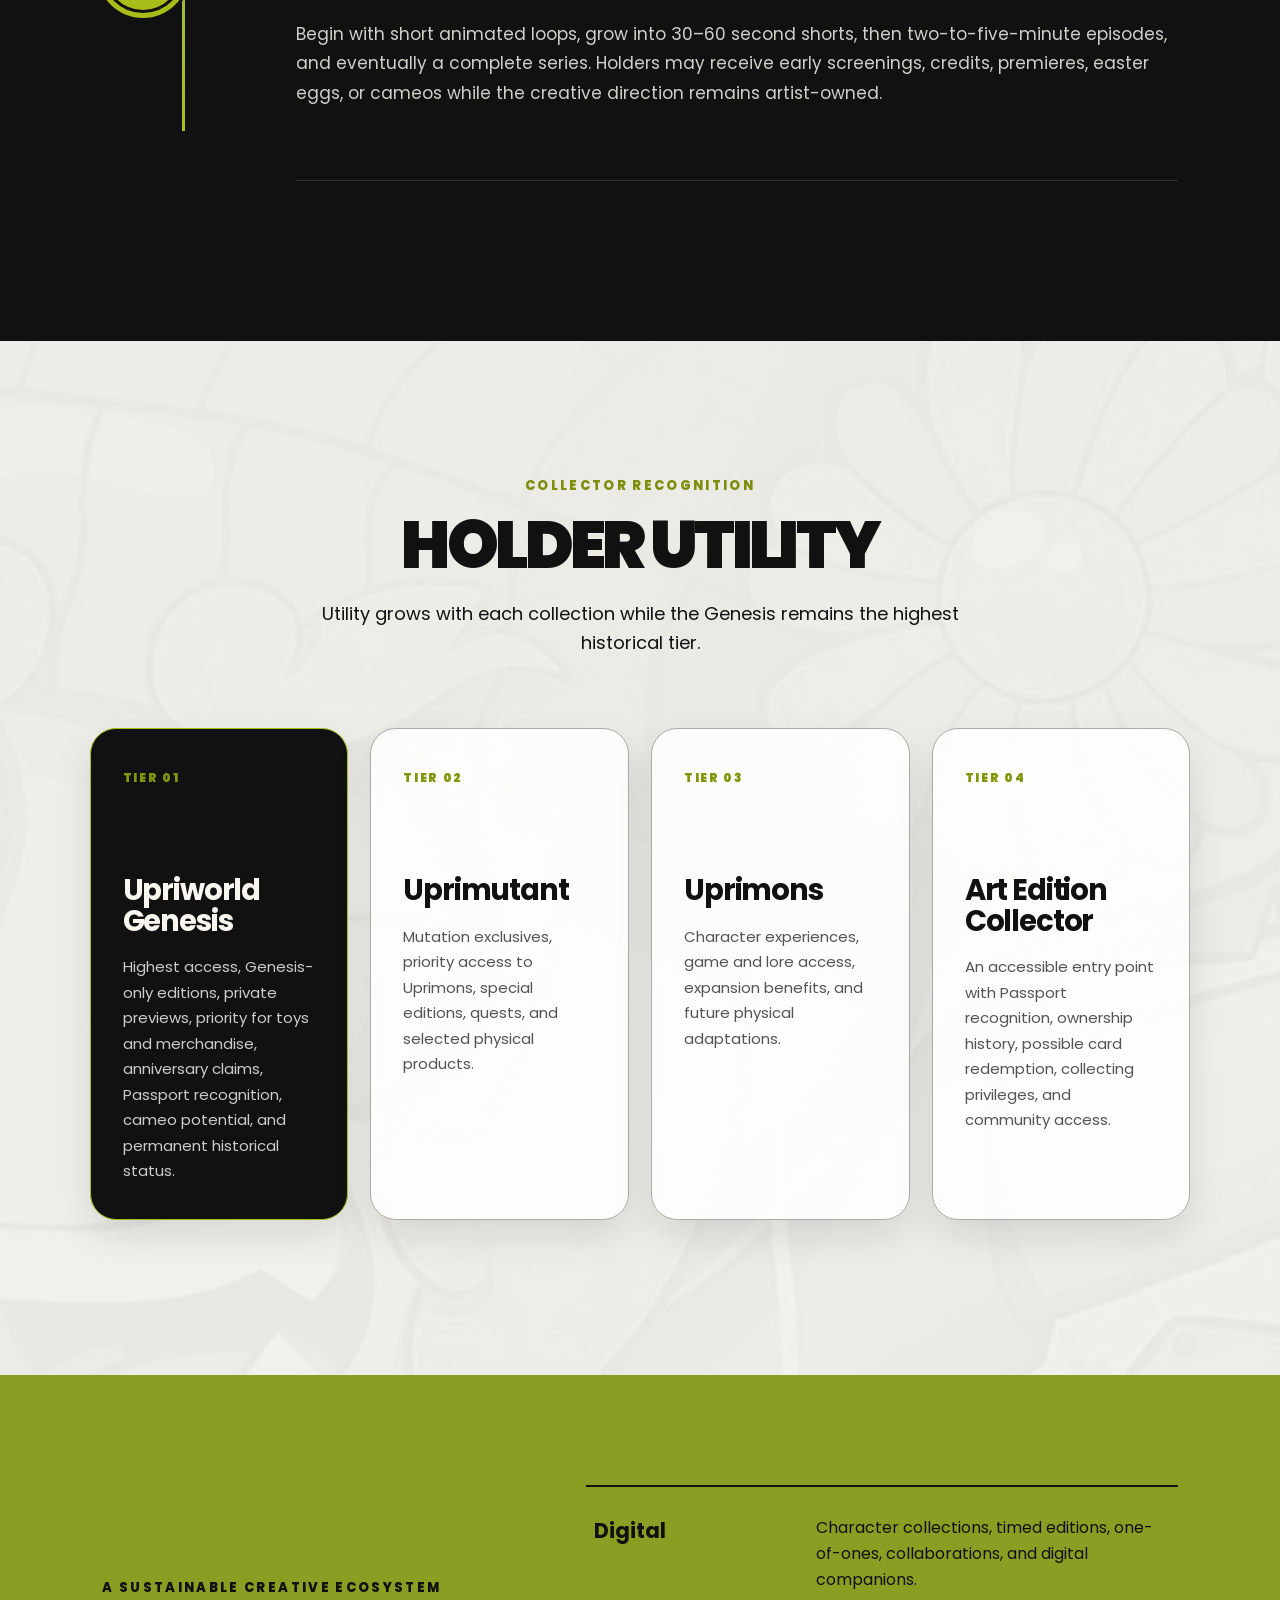
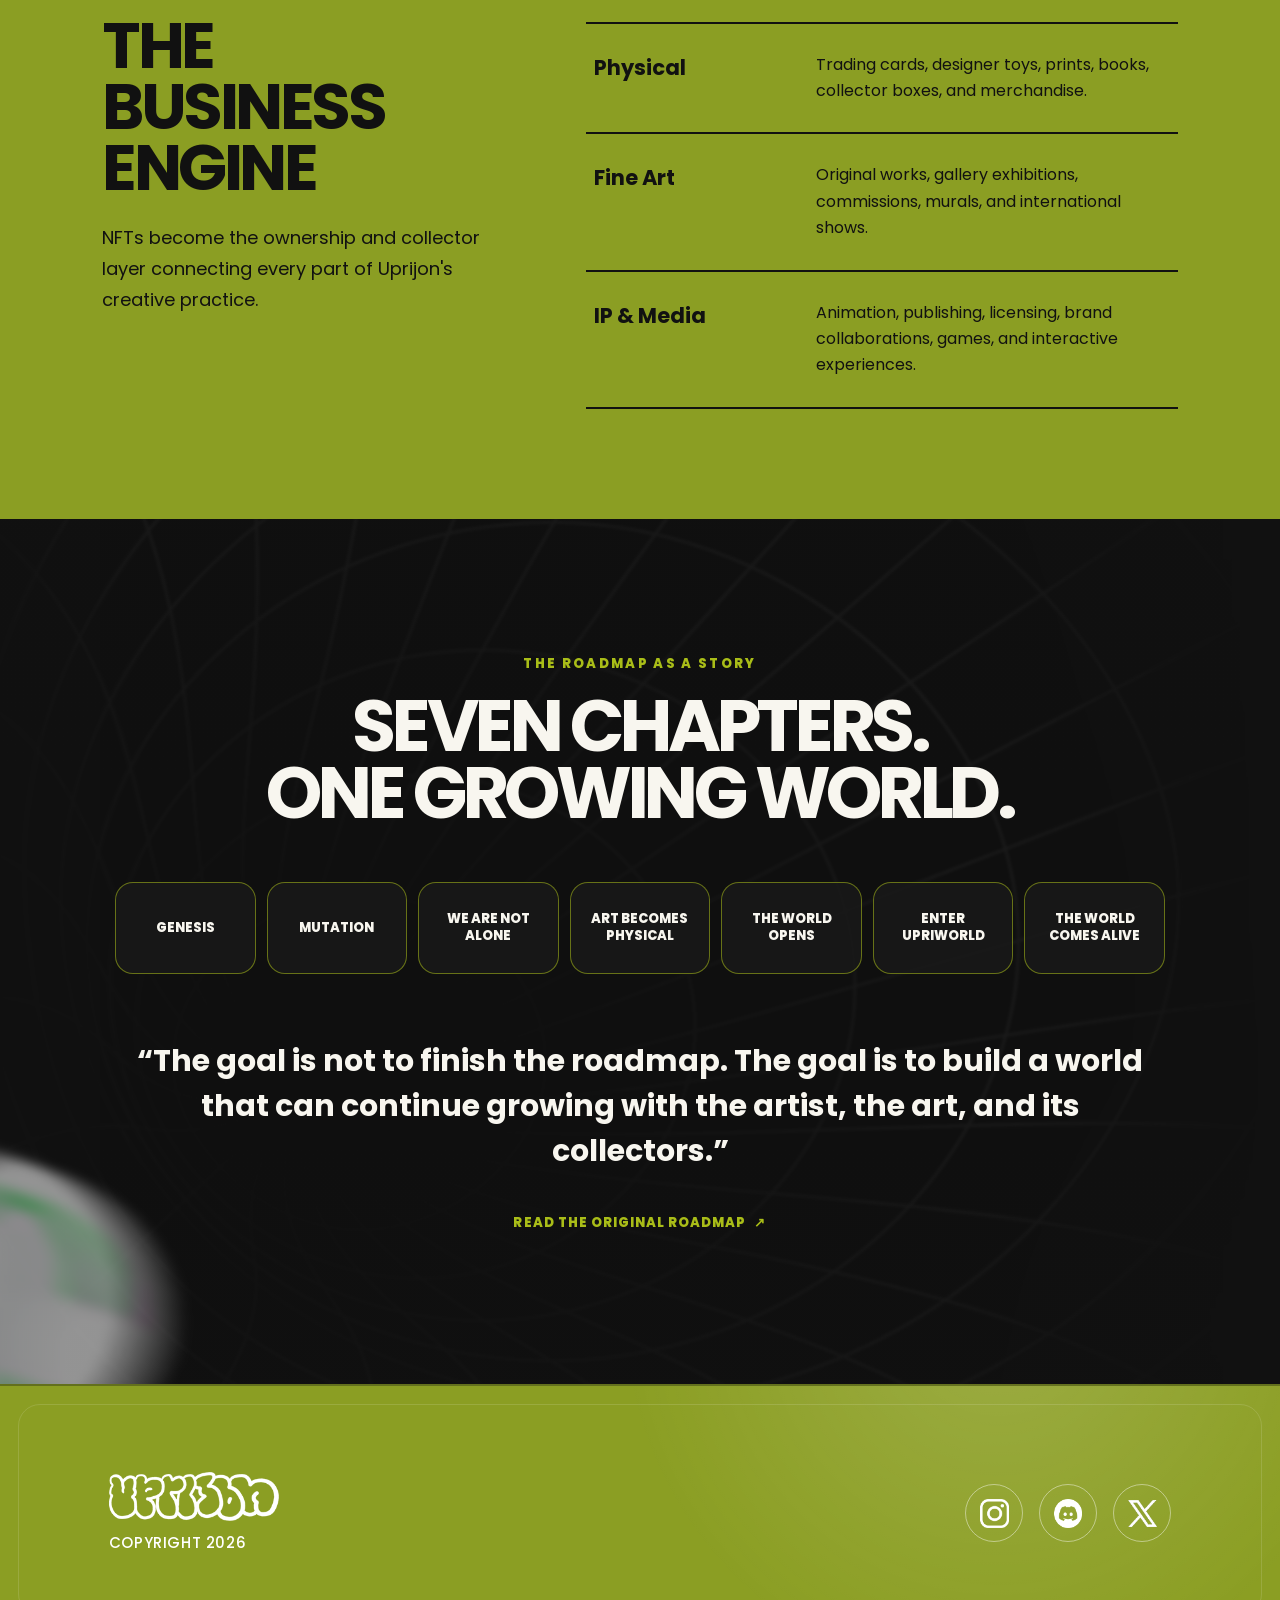
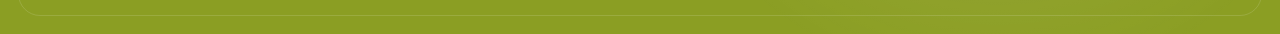
<file: nft.html>
<!doctype html>
<html lang="en">
  <head>
    <meta charset="UTF-8">
    <meta name="viewport" content="width=device-width, initial-scale=1">
    <meta name="theme-color" content="#111111">
    <link rel="icon" href="favicon.ico" sizes="any">
    <link rel="icon" type="image/png" sizes="32x32" href="assets/favicon-32x32.png">
    <link rel="apple-touch-icon" sizes="180x180" href="assets/apple-touch-icon.png">
    <meta name="description" content="Explore Upriworld, the Uprijon NFT universe, its collections, holder utility, and long-term roadmap.">
    <title>Upriworld Roadmap — Uprijon</title>
    <link rel="stylesheet" href="styles.css">
    <link rel="stylesheet" href="about.css">
    <link rel="stylesheet" href="nft.css">
  </head>
  <body class="nft-page">
    <a class="skip-link" href="#main">Skip to content</a>
    <header class="site-header" aria-label="Primary navigation">
      <a class="brand" href="index.html" aria-label="Uprijon home">UPRIJON</a>
      <nav>
        <a href="index.html">Home</a><a href="about.html">About</a><a href="https://ariamarvelous.blogspot.com/2015/04/marvelous-class-c-period-10-maret-2015.html" target="_blank" rel="noopener noreferrer">Blog</a><a href="events.html">Events</a><a href="nft.html" aria-current="page">NFT</a><div class="nav-dropdown"><a class="nav-dropdown-trigger" href="manual-artwork.html">Artwork</a><div class="nav-submenu" aria-label="Artwork pages"><a href="manual-artwork.html">Manual Artwork</a><a href="digital-artwork.html">Digital Artwork</a></div></div><a href="index.html#shop">Shop</a>
      </nav>
      <button class="menu-button" type="button" aria-expanded="false" aria-controls="mobile-menu">Menu</button>
    </header>
    <nav id="mobile-menu" class="mobile-menu" aria-label="Mobile navigation" hidden>
      <a href="index.html">Home</a><a href="about.html">About</a><a href="https://ariamarvelous.blogspot.com/2015/04/marvelous-class-c-period-10-maret-2015.html" target="_blank" rel="noopener noreferrer">Blog</a><a href="events.html">Events</a><a href="nft.html" aria-current="page">NFT</a><a href="manual-artwork.html">Manual Artwork</a><a href="digital-artwork.html">Digital Artwork</a><a href="index.html#shop">Shop</a>
    </nav>

    <main id="main">
      <section class="nft-hero" aria-labelledby="nft-hero-title">
        <div class="nft-hero-glow" aria-hidden="true"></div>
        <img class="roadmap-logo" src="assets/nft-sticker.png" width="288" height="200" alt="Upriworld">
        <div class="nft-hero-copy">
          <p class="section-kicker">The Genesis of Uprijon in Web3</p>
          <h1 id="nft-hero-title">AN ARTIST-BUILT<br>UNIVERSE</h1>
          <p>Uprijon is more than an NFT project. It is a character-driven world connecting fine art, digital ownership, physical collectibles, exhibitions, experiences, games, and animation. Upriworld is the gateway into that universe, and every future chapter is designed to preserve the history and value of the Genesis collection.</p>
          <div class="hero-actions"><a href="#roadmap">Explore the Roadmap</a><a href="#universe">Meet the Universe</a></div>
        </div>
        <img class="nft-hero-character" src="assets/nft-character-highres.png" width="1080" height="1080" alt="Uprijon character sitting on a yellow cloud">
        <div class="nft-hero-orbit" aria-hidden="true"><span></span><span></span><span></span></div>
      </section>

      <section id="universe" class="universe-section" aria-labelledby="universe-title">
        <header class="section-heading">
          <p class="section-kicker">Characters / Chapters / Living Worlds</p>
          <h2 id="universe-title">THE UPRIJON UNIVERSE</h2>
          <p>One central character grows into a connected world of art, stories, products, and experiences.</p>
        </header>
        <div class="universe-grid">
          <article class="universe-card is-featured"><span>01</span><h3>UPRIJON</h3><p>The original character and central IP connecting fine art, NFTs, toys, murals, animation, and fashion.</p></article>
          <article class="universe-card"><span>02</span><h3>UPRIWORLD</h3><p>The Genesis collection and foundation of Uprijon's Web3 ecosystem. Genesis holders hold its highest historical position.</p></article>
          <article class="universe-card"><span>03</span><h3>UPRIMUTANT</h3><p>The Mutation Chapter: transformed characters with their own lore, still connected to the original Upriworld.</p></article>
          <article class="universe-card"><span>04</span><h3>UPRIMONS</h3><p>New species and personalities built for stories, toys, cards, apparel, animation, games, and collaborations.</p></article>
          <article class="universe-card"><span>05</span><h3>UPRIWORLD NATURE</h3><p>A living world of plants, objects, creatures, vehicles, buildings, and environments—each with its own personality.</p></article>
        </div>
      </section>

      <section id="roadmap" class="roadmap-section" aria-labelledby="roadmap-title">
        <header class="section-heading roadmap-heading">
          <p class="section-kicker">Long-Term Ecosystem Roadmap</p>
          <h2 id="roadmap-title">BUILDING A WORLD,<br>ONE CHAPTER AT A TIME</h2>
        </header>
        <div class="roadmap-list">
          <article class="roadmap-phase"><div class="phase-number">01</div><div class="phase-copy"><p>Protect the Genesis</p><h3>BUILD THE FOUNDATION</h3><div>Document the complete story from Uprijon's origin and fine art practice to Upriworld, its sold-out release, Uprimutant, exhibitions, and Uprimons. The official website becomes the archive for the artist, universe, collections, holders, and roadmap. Every release must expand the story, collector base, or ecosystem value.</div></div></article>
          <article class="roadmap-phase"><div class="phase-number">02</div><div class="phase-copy"><p>Make Ownership Meaningful</p><h3>REACTIVATE COLLECTOR CULTURE</h3><div>Restore collector energy through early access, priority collecting windows, holder-only editions, exhibition privileges, and access to the artist archive—including sketches, rejected concepts, studio notes, behind-the-scenes material, and unreleased art.</div></div></article>
          <article class="roadmap-phase"><div class="phase-number">03</div><div class="phase-copy"><p>Uprijon Is No Longer Alone</p><h3>ENTER THE UPRIMONS</h3><div>Introduce Uprimons gradually through silhouettes, sounds, fragments, tracks, eyes, and hidden shapes. Every character receives a name, species, personality, origin, relationship to Uprijon, visual traits, and a possible future physical form. The goal is lasting IP, not a rushed mint.</div></div></article>
          <article class="roadmap-phase"><div class="phase-number">04</div><div class="phase-copy"><p>Collect the Art. Enter the World.</p><h3>UPRIJON ART EDITIONS</h3><div>Launch individual timed art editions outside the PFP collections. Each edition opens for a short window and then closes permanently. Digital editions may be paired with collector packs, physical cards, signatures, numbered variants, QR or NFC authentication, exhibition cards, and secret releases.</div></div></article>
          <article class="roadmap-phase"><div class="phase-number">05</div><div class="phase-copy"><p>From Wallet to the Real World</p><h3>PHYSICAL UPRIWORLD</h3><div>Grow physical collecting in a deliberate order: trading cards, art prints, apparel, small collectibles, and designer toys. Toy releases can include a public edition, numbered artist edition, Genesis holder colorway, and one-of-one hand-painted pieces by Aria.</div></div></article>
          <article class="roadmap-phase"><div class="phase-number">06</div><div class="phase-copy"><p>Physical and Digital Become One</p><h3>ART, NFT & INTERNATIONAL EXHIBITIONS</h3><div>Connect Uprijon's fine art identity with digital ownership through original paintings with NFT certificates, unique digital twins, NFT-inspired fine art, exhibition editions, and holder previews. The long-term goal is a global collector experience across galleries and Web3.</div></div></article>
          <article class="roadmap-phase"><div class="phase-number">07</div><div class="phase-copy"><p>Your History in Upriworld Matters</p><h3>UPRIJON COLLECTOR PASSPORT</h3><div>Create a wallet-based passport that recognizes Upriworld, Uprimutant, Uprimons, Art Editions, verified physical cards, exhibitions, toys, and community participation. Non-financial Upri XP unlocks levels, access, achievements, and badges such as Genesis Collector, Mutated, World Explorer, Art Patron, IRL Explorer, and Day One.</div></div></article>
          <article class="roadmap-phase"><div class="phase-number">08</div><div class="phase-copy"><p>Participate to Unlock</p><h3>QUESTS & MINI GAMES</h3><div>Turn participation into story-driven expeditions. A character can enter a location, return with an item, artifact, XP, lore, achievement, or Uprimons encounter. The future system should remain portable and independent of a single platform while legacy NFTs retain their place in Upriworld history.</div></div></article>
          <article class="roadmap-phase"><div class="phase-number">09</div><div class="phase-copy"><p>Enter the Map</p><h3>UPRIWORLD INTERACTIVE EXPERIENCE</h3><div>Build a simple interactive map and expand it gradually. Destinations such as Upri City, Mutant Zone, Uprimons Forest, Green Garden, Upri Gallery, and Toy Factory can unlock lore, art, hidden characters, quests, mini-games, collectibles, and drops.</div></div></article>
          <article class="roadmap-phase"><div class="phase-number">10</div><div class="phase-copy"><p>The Universe Starts Moving</p><h3>UPRIJON ANIMATION</h3><div>Begin with short animated loops, grow into 30–60 second shorts, then two-to-five-minute episodes, and eventually a complete series. Holders may receive early screenings, credits, premieres, easter eggs, or cameos while the creative direction remains artist-owned.</div></div></article>
        </div>
      </section>

      <section class="holder-section" aria-labelledby="holder-title">
        <header class="section-heading">
          <p class="section-kicker">Collector Recognition</p>
          <h2 id="holder-title">HOLDER UTILITY</h2>
          <p>Utility grows with each collection while the Genesis remains the highest historical tier.</p>
        </header>
        <div class="holder-grid">
          <article><span>Tier 01</span><h3>Upriworld Genesis</h3><p>Highest access, Genesis-only editions, private previews, priority for toys and merchandise, anniversary claims, Passport recognition, cameo potential, and permanent historical status.</p></article>
          <article><span>Tier 02</span><h3>Uprimutant</h3><p>Mutation exclusives, priority access to Uprimons, special editions, quests, and selected physical products.</p></article>
          <article><span>Tier 03</span><h3>Uprimons</h3><p>Character experiences, game and lore access, expansion benefits, and future physical adaptations.</p></article>
          <article><span>Tier 04</span><h3>Art Edition Collector</h3><p>An accessible entry point with Passport recognition, ownership history, possible card redemption, collecting privileges, and community access.</p></article>
        </div>
      </section>

      <section class="engine-section" aria-labelledby="engine-title">
        <div class="engine-heading"><p class="section-kicker">A Sustainable Creative Ecosystem</p><h2 id="engine-title">THE BUSINESS ENGINE</h2><p>NFTs become the ownership and collector layer connecting every part of Uprijon's creative practice.</p></div>
        <ul class="engine-list">
          <li><strong>Digital</strong><span>Character collections, timed editions, one-of-ones, collaborations, and digital companions.</span></li>
          <li><strong>Physical</strong><span>Trading cards, designer toys, prints, books, collector boxes, and merchandise.</span></li>
          <li><strong>Fine Art</strong><span>Original works, gallery exhibitions, commissions, murals, and international shows.</span></li>
          <li><strong>IP & Media</strong><span>Animation, publishing, licensing, brand collaborations, games, and interactive experiences.</span></li>
        </ul>
      </section>

      <section class="chapter-section" aria-labelledby="chapter-title">
        <img src="assets/nft-bubble-large.png" alt="" aria-hidden="true" class="chapter-bubble">
        <p class="section-kicker">The Roadmap as a Story</p>
        <h2 id="chapter-title">SEVEN CHAPTERS.<br>ONE GROWING WORLD.</h2>
        <ol><li>Genesis</li><li>Mutation</li><li>We Are Not Alone</li><li>Art Becomes Physical</li><li>The World Opens</li><li>Enter Upriworld</li><li>The World Comes Alive</li></ol>
        <blockquote>“The goal is not to finish the roadmap. The goal is to build a world that can continue growing with the artist, the art, and its collectors.”</blockquote>
        <a href="https://docs.google.com/document/d/1LpcYizEvNOuP7Jrnkm85PsId5TXjzNj58yMu9513zhw/edit?tab=t.0#heading=h.o431uqeoupi8" target="_blank" rel="noopener noreferrer">Read the original roadmap <span aria-hidden="true">↗</span></a>
      </section>
    </main>

    <footer class="bio-footer">
      <div><a href="index.html" aria-label="Uprijon home"><img class="bio-logo" src="assets/bio/logo.webp" width="273" height="79" alt="Uprijon" loading="lazy"></a><p>COPYRIGHT 2026</p></div>
      <nav aria-label="Social media"><a href="https://www.instagram.com/uprijon/" target="_blank" rel="noopener noreferrer" aria-label="Instagram"><img src="assets/bio/instagram.webp" alt=""></a><a href="https://discord.com/" target="_blank" rel="noopener noreferrer" aria-label="Discord"><img src="assets/bio/discord.webp" alt=""></a><a href="https://x.com/Uprijon" target="_blank" rel="noopener noreferrer" aria-label="X"><img src="assets/bio/x.webp" alt=""></a></nav>
    </footer>
    <script src="script.js"></script>
  </body>
</html>
</file>
<file: styles.css>
@import url('https://fonts.googleapis.com/css2?family=Poppins:wght@400;500;600;700;800;900&display=swap');

:root { color-scheme: dark; --ink: #121212; --lime: #9cab13; --cream: #f8f6ef; }
* { box-sizing: border-box; }
html { scroll-behavior: smooth; background: var(--ink); }
body { margin: 0; overflow-x: hidden; background: var(--ink); color: var(--cream); font-family: Poppins, Arial, Helvetica, sans-serif; }
button, a { font: inherit; }
.skip-link { position: fixed; top: 8px; left: 8px; z-index: 30; transform: translateY(-160%); padding: 10px 14px; background: var(--lime); color: var(--ink); font-weight: 800; }
.skip-link:focus { transform: translateY(0); }
.site-header { position: fixed; z-index: 20; top: 0; left: 50%; width: min(100%, 1920px); height: clamp(52px, 5.99vw, 115px); transform: translateX(-50%); display: flex; align-items: center; justify-content: center; pointer-events: none; transition: height .38s ease; }
.site-header nav { display: flex; width: 67.4%; height: 100%; align-items: center; justify-content: center; gap: clamp(18px, 3.8vw, 72px); border-radius: 0 0 clamp(18px, 2.1vw, 40px) clamp(18px, 2.1vw, 40px); background: #121212; box-shadow: 0 10px 24px rgb(0 0 0 / .16); pointer-events: auto; transition: border-radius .38s ease, box-shadow .38s ease; }
.site-header nav a { color: #a9bd18; font-size: clamp(9px, .72vw, 14px); font-weight: 700; letter-spacing: .03em; text-decoration: none; text-transform: uppercase; text-shadow: 0 1px 1px #000; transition: color .18s ease, text-shadow .18s ease, transform .18s ease, opacity .22s ease; }
.site-header nav a:hover, .site-header nav a:focus-visible { color: var(--cream); text-decoration: underline; text-underline-offset: 5px; text-shadow: 0 0 12px #c9e32c; transform: translateY(-2px); }
.site-header.is-compact { height: 14px; }.site-header.is-compact nav { border-radius: 0 0 10px 10px; box-shadow: 0 4px 12px rgb(0 0 0 / .18); }.site-header.is-compact nav a { opacity: 0; transform: translateY(-10px); }.site-header.is-compact:hover, .site-header.is-compact:focus-within { height: clamp(52px, 5.99vw, 115px); }.site-header.is-compact:hover nav, .site-header.is-compact:focus-within nav { border-radius: 0 0 clamp(18px, 2.1vw, 40px) clamp(18px, 2.1vw, 40px); }.site-header.is-compact:hover nav a, .site-header.is-compact:focus-within nav a { opacity: 1; transform: translateY(0); }
.brand, .menu-button, .mobile-menu { display: none; }
.nav-dropdown { position: relative; display: grid; height: 100%; place-items: center; }
.nav-dropdown-trigger::after { content: "⌄"; display: inline-block; margin-left: .45em; font-size: .9em; transform: translateY(-.08em); }
.nav-submenu { position: absolute; top: 72%; left: 50%; display: grid; width: max-content; min-width: clamp(150px, 11vw, 210px); padding: clamp(7px, .55vw, 11px); border: 1px solid rgb(169 189 24 / .45); border-radius: clamp(12px, .9vw, 18px); background: #121212; box-shadow: 0 14px 28px rgb(0 0 0 / .32); opacity: 0; pointer-events: none; transform: translate(-50%, -8px); transition: opacity .18s ease, transform .18s ease; }
.site-header nav .nav-submenu a { display: block; padding: clamp(9px, .7vw, 13px) clamp(11px, .8vw, 16px); border-radius: clamp(7px, .5vw, 10px); color: #f8f6ef; font-size: clamp(9px, .68vw, 13px); text-align: left; text-decoration: none; white-space: nowrap; }
.site-header nav .nav-submenu a:hover, .site-header nav .nav-submenu a:focus-visible, .site-header nav .nav-submenu a[aria-current="page"] { background: #a9bd18; color: #111; text-decoration: none; text-shadow: none; transform: none; }
.nav-dropdown:hover .nav-submenu, .nav-dropdown:focus-within .nav-submenu { opacity: 1; pointer-events: auto; transform: translate(-50%, 0); }
.visual-page { position: relative; width: min(100%, 1920px); margin: 0 auto; container-type: inline-size; }
.artwork { display: block; width: 100%; height: auto; }
.hero-flower { position: absolute; z-index: 4; display: block; height: auto; pointer-events: none; transform-origin: center; animation: flower-rotate 24s linear infinite; }.flower-left { top: 13.21%; left: -3.7%; width: 17.5%; animation-duration: 28s; }.flower-right { top: 4.43%; left: 86.15%; width: 12.3%; animation-duration: 22s; animation-delay: -5s; }
@keyframes flower-rotate { to { transform: rotate(360deg); } }
.copy, .exhibition-ribbons, .art-card, .nft-card { position: absolute; z-index: 2; }
.copy p, .copy h2 { margin: 0; }
.hero-copy { position: static; }
.hero-kicker { position: absolute; top: 13.4%; left: 74.8%; width: 16.2%; color: var(--lime); font-size: 1.67cqw; font-weight: 900; letter-spacing: .03em; text-align: right; white-space: nowrap; }
.button { border: 0; border-radius: 999px; cursor: pointer; font-weight: 900; letter-spacing: .03em; text-transform: uppercase; transition: background .18s ease, box-shadow .18s ease, color .18s ease, transform .18s ease; }
.button:hover, .button:focus-visible { background: #d5ef2d; color: #151515; box-shadow: 0 0 0 .25cqw #f8f6ef, 0 .5cqw 1.2cqw rgb(0 0 0 / .35); outline: 0; transform: translateY(-.25cqw) scale(1.025); }
.hero-button { position: absolute; top: 14.47%; left: 74.8%; width: 16.2%; height: 1.37%; background: var(--lime); color: #111; font-size: .89cqw; }.hero-button::before { content: "▷"; margin-right: .45em; font-size: 1.15em; }.hero-button[aria-pressed="true"]::before { content: "Ⅱ"; }.hero-button:hover, .hero-button:focus-visible { background: #d5ef2d; box-shadow: 0 0 0 .18cqw var(--cream), 0 .4cqw 1cqw rgb(0 0 0 / .25); color: #111; }
.exhibition-ribbons { top: 19.99%; left: 0; width: 100%; height: 3.41%; overflow: visible; }.ribbon { position: absolute; left: 0; width: 100%; overflow: hidden; color: #121212; }.ribbon-back { z-index: 1; top: 11.4%; height: 76%; background: #71800b; transform: skewY(2deg); transform-origin: left center; }.ribbon-front { z-index: 2; top: 0; height: 60%; background: var(--lime); box-shadow: 0 .55cqw 1.15cqw rgb(0 0 0 / .42); }.ribbon-track { display: flex; width: max-content; height: 100%; animation: exhibition-scroll 22s linear infinite; animation-delay: 0s; animation-fill-mode: both; white-space: nowrap; }.ribbon-content { display: flex; flex: none; height: 100%; align-items: center; gap: 3.1cqw; padding-right: 3.1cqw; }.ribbon-front .ribbon-track { animation-duration: 25s; }.ribbon-back .ribbon-track { position: absolute; inset: 0; height: 100%; }.ribbon span { font-size: 1.7cqw; font-weight: 900; letter-spacing: .28em; }.ribbon b { font-size: 2cqw; font-weight: 900; }.ribbon-back span { font-size: 1.52cqw; font-weight: 900; }.ribbon-back b { font-size: 1.76cqw; font-weight: 900; }.ribbon-eye { position: absolute; z-index: 3; top: 39.7%; left: 15.36%; display: block; width: 36%; height: auto; pointer-events: none; animation: ribbon-eye-float 8.5s ease-in-out infinite; } @keyframes exhibition-scroll { from { transform: translateX(0); } to { transform: translateX(-50%); } } @keyframes ribbon-eye-float { 0%, 100% { transform: translate(0, 0); } 19% { transform: translate(.65cqw, -.55cqw); } 43% { transform: translate(-.38cqw, .62cqw); } 71% { transform: translate(.48cqw, .25cqw); } }
.art-cards { position: absolute; z-index: 2; top: 25.77%; left: 0; width: 100%; height: 11.35%; }.art-card-viewport { position: absolute; inset: 0 8.75%; overflow: hidden; cursor: grab; touch-action: pan-y; user-select: none; }.art-card-viewport:active { cursor: grabbing; }.art-card-track { display: flex; width: 100%; height: 100%; gap: 6.6%; transition: transform .58s cubic-bezier(.22, .75, .25, 1); will-change: transform; }.art-card-track.is-dragging { transition: none; }.art-card { position: relative; z-index: 2; display: flex; flex: 0 0 calc((100% - 13.2%) / 3); width: calc((100% - 13.2%) / 3); height: 100%; flex-direction: column; align-items: center; overflow: hidden; padding: 1.25cqw 1.15cqw .9cqw; border-radius: 1cqw; background: #f7f6ef; color: #141414; text-decoration: none; box-shadow: 0 .28cqw .8cqw rgb(0 0 0 / .2); transform: translateY(0); transition: transform .22s ease, box-shadow .22s ease, filter .22s ease; }.art-card::after, .nft-card::after { content: ""; position: absolute; inset: 0; border: .15cqw solid transparent; border-radius: 1cqw; box-shadow: 0 0 0 0 transparent; pointer-events: none; transition: border-color .2s ease, box-shadow .2s ease; }.art-card img { display: block; width: 100%; height: 63%; border-radius: .35cqw; object-fit: cover; object-position: center 39%; -webkit-user-drag: none; user-select: none; }.art-card-copy { display: flex; width: 74%; height: 37%; flex-direction: column; align-items: center; justify-content: center; gap: .58cqw; text-align: center; }.art-card-copy strong { display: block; width: 100%; text-align: center; font-size: 1.9cqw; font-weight: 900; line-height: .95; letter-spacing: -.04em; }.art-card-copy > span { display: block; width: 100%; text-align: center; font-size: .79cqw; font-weight: 500; line-height: 1.42; }.art-card:hover, .art-card:focus-visible { outline: 0; transform: translateY(-.75cqw) scale(1.02); filter: brightness(1.04); box-shadow: 0 1cqw 2cqw rgb(0 0 0 / .35); }.art-card:hover::after, .art-card:focus-visible::after { border-color: var(--lime); box-shadow: 0 0 0 .18cqw rgb(156 171 19 / .32); }.carousel-control { position: absolute; z-index: 4; top: 50%; display: grid; width: 3.7cqw; height: 3.7cqw; place-items: center; padding: 0; border: .12cqw solid var(--lime); border-radius: 50%; background: rgb(18 18 18 / .9); color: var(--cream); cursor: pointer; font-size: 2.15cqw; font-weight: 700; line-height: 1; transform: translateY(-50%); transition: background .18s ease, color .18s ease, border-color .18s ease, opacity .18s ease, transform .18s ease; }.carousel-prev { left: 2.15%; }.carousel-next { right: 2.15%; }.carousel-control:not(:disabled):hover, .carousel-control:not(:disabled):focus-visible { border-color: var(--cream); background: var(--lime); color: var(--ink); outline: 0; }.carousel-control:disabled { cursor: not-allowed; opacity: .3; }.carousel-prev:not(:disabled):hover, .carousel-prev:not(:disabled):focus-visible { transform: translate(-.22cqw, -50%); }.carousel-next:not(:disabled):hover, .carousel-next:not(:disabled):focus-visible { transform: translate(.22cqw, -50%); }
.story-monster { position: absolute; z-index: 3; top: 36.41%; left: 0; width: 18.49%; height: 9.3%; pointer-events: none; animation: story-monster-float 7.6s ease-in-out infinite alternate; }.story-monster img { position: absolute; display: block; height: auto; }.story-monster-core { top: 22.71%; left: 0; width: 93.52%; }.story-monster-sparkle { top: 24.5%; left: 81.97%; width: 18.03%; }.story-monster-dot { top: 19.92%; left: 65.63%; width: 13.52%; }.story-monster-smoke { top: 0; left: 0; width: 54.65%; }.story-copy { top: 46.35%; left: 7.2%; width: 42%; }.story-copy h2 { font-size: 3.4cqw; font-weight: 900; letter-spacing: .07em; line-height: 1; }.story-copy p { width: 76%; margin-top: 1.05cqw; font-size: 1.28cqw; font-weight: 500; line-height: 1.37; text-align: justify; text-align-last: left; }.dark-button { position: absolute; top: 21.6cqw; left: -.25cqw; width: 16.2cqw; height: 4.64cqw; border-radius: 1.2cqw; background: #151515; color: var(--cream); font-size: 1.2cqw; } @keyframes story-monster-float { from { transform: translateY(-.55cqw); } to { transform: translateY(.55cqw); } }
.nft-sticker, .nft-character, .nft-flower, .nft-bubbles { position: absolute; z-index: 3; display: block; pointer-events: none; }.nft-sticker { top: 62.45%; left: 24.53%; width: 13.23%; height: auto; }.nft-character { top: 61.37%; left: 86.15%; width: 20.1%; height: auto; animation: nft-character-float 11s ease-in-out infinite; }.nft-flower { top: 75.49%; left: 84.74%; width: 9.48%; height: auto; transform-origin: center; animation: nft-flower-rotate 27s linear infinite; }.nft-bubbles { top: 65.17%; left: 0; width: 15.1%; height: 9.75%; animation: nft-bubbles-float 8.5s ease-in-out infinite alternate; }.nft-bubbles img { position: absolute; display: block; height: auto; }.nft-bubble-small { top: 0; left: 64.48%; width: 35.52%; }.nft-bubble-large { top: 44.11%; left: 0; width: 79.66%; }.nft-copy { top: 62.55%; left: 31.5%; width: 37%; text-align: center; }.nft-copy h2 { font-size: 2.55cqw; line-height: 1; text-align: center; }.nft-copy p { margin-top: 1.15cqw; font-size: 1.04cqw; line-height: 1.42; text-align: center; }.nft-cards { position: absolute; z-index: 2; top: 67.2%; left: 0; width: 100%; height: 9.86%; }.nft-card { position: absolute; z-index: 2; top: 0; display: block; width: 21.67%; height: 100%; padding: 0; border: .13cqw solid rgb(120 145 71 / .72); background: rgb(18 18 18 / .92); color: var(--cream); text-decoration: none; box-shadow: 0 .45cqw 1.1cqw rgb(0 0 0 / .2); transition: transform .24s ease, border-color .24s ease, box-shadow .24s ease, filter .24s ease; }.nft-card::before { content: ""; position: absolute; z-index: 1; inset: 3.45%; border: .13cqw solid rgb(112 112 112 / .27); pointer-events: none; }.nft-card::after { display: none; }.nft-card > img { position: absolute; z-index: 2; top: 9.5%; left: 10%; display: block; width: 80%; height: 60%; object-fit: cover; object-position: center; }.nft-card-copy { position: absolute; z-index: 2; bottom: 9.2%; left: 9.85%; display: grid; width: 80.5%; height: 17.1%; align-content: center; padding: .45cqw 4.1cqw .45cqw 1.45cqw; border: .13cqw solid rgb(120 145 71 / .58); border-radius: 1.2cqw; background: #252525; line-height: 1.1; }.nft-card-copy b { color: #aaa; font-size: .85cqw; font-weight: 700; }.nft-card-copy > span { margin-top: .28cqw; color: var(--cream); font-size: 1cqw; font-weight: 800; }.nft-card-copy i { position: absolute; right: 1.15cqw; top: 50%; display: grid; width: 2.35cqw; height: 2.35cqw; place-items: center; border-radius: 50%; background: var(--lime); color: #111; font-size: 1.45cqw; font-style: normal; transform: translateY(-50%); }.nft-card:hover, .nft-card:focus-visible { border-color: var(--lime); outline: 0; transform: translateY(-.45cqw) scale(1.015); filter: brightness(1.05); box-shadow: 0 .85cqw 1.6cqw rgb(0 0 0 / .34); }.nft-card:hover::after, .nft-card:focus-visible::after { display: none; }.nft-one { left: 14.17%; }.nft-two { left: 39.17%; }.nft-three { left: 64.17%; } @keyframes nft-character-float { 0%, 100% { transform: translate(0, 0); } 26% { transform: translate(-.7cqw, .48cqw); } 52% { transform: translate(.4cqw, -.55cqw); } 75% { transform: translate(.65cqw, .25cqw); } } @keyframes nft-flower-rotate { to { transform: rotate(360deg); } } @keyframes nft-bubbles-float { from { transform: translate(-.24cqw, .45cqw); } to { transform: translate(.35cqw, -.55cqw); } }
.about-copy { top: 84.98%; left: 35.5%; width: 44%; }.about-copy h2 { font-size: 2.55cqw; }.about-copy p { width: 100%; margin-top: 1.3cqw; font-size: 1.04cqw; line-height: 1.35; }.profile-social-links { position: absolute; z-index: 3; inset: 0; pointer-events: none; }.profile-social-links a { position: absolute; top: 89.75%; display: block; height: .86%; border-radius: .35cqw; pointer-events: auto; transition: background .18s ease, box-shadow .18s ease, transform .18s ease; }.profile-instagram { left: 35.47%; width: 2.14%; }.profile-discord { left: 39.38%; width: 2.19%; }.profile-x { left: 43.07%; width: 2.08%; }.profile-social-links a:hover, .profile-social-links a:focus-visible { background: rgb(248 246 239 / .12); box-shadow: 0 0 0 .16cqw rgb(156 171 19 / .7); outline: 0; transform: translateY(-.14cqw); }
.footer-copy { top: 97.3%; left: 72%; }.footer-copy p { font-size: 1.2cqw; font-weight: 700; text-transform: uppercase; }
.footer-social-links { position: absolute; z-index: 3; inset: 0; pointer-events: none; }.footer-social-links a { position: absolute; top: 96.98%; display: block; height: 1.25%; border-radius: .45cqw; pointer-events: auto; transition: background .18s ease, box-shadow .18s ease, transform .18s ease; }.footer-instagram { left: 42.14%; width: 3.39%; }.footer-discord { left: 48.33%; width: 3.44%; }.footer-x { left: 54.17%; width: 3.29%; }.footer-social-links a:hover, .footer-social-links a:focus-visible { background: rgb(248 246 239 / .12); box-shadow: 0 0 0 .18cqw rgb(156 171 19 / .7); outline: 0; transform: translateY(-.16cqw); }
.toast { position: fixed; z-index: 40; bottom: 20px; left: 50%; margin: 0; padding: 10px 14px; border: 1px solid var(--lime); background: #151515; color: var(--cream); font-size: 14px; font-weight: 700; opacity: 0; pointer-events: none; transform: translate(-50%, 20px); transition: opacity .2s ease, transform .2s ease; }.toast.is-visible { opacity: 1; transform: translate(-50%, 0); }
.music-player { position: fixed; z-index: 35; right: 28px; bottom: 28px; width: 410px; padding: 24px; border: 1px solid rgb(169 189 24 / .62); border-radius: 24px; background: rgb(17 17 17 / .96); color: var(--cream); box-shadow: 0 24px 70px rgb(0 0 0 / .55); backdrop-filter: blur(16px); }
.music-player[hidden] { display: none; }
.music-player-header { display: flex; align-items: flex-start; justify-content: space-between; gap: 20px; }.music-player-header div { display: grid; gap: 4px; }.music-player-header span,.music-now-playing span { color: var(--lime); font-size: 10px; font-weight: 800; letter-spacing: .15em; text-transform: uppercase; }.music-player-header strong { font-size: 20px; line-height: 1.2; }.music-close { display: grid; width: 34px; height: 34px; flex: 0 0 auto; place-items: center; padding: 0; border: 1px solid #555; border-radius: 50%; background: transparent; color: #fff; cursor: pointer; font-size: 23px; line-height: 1; }.music-close:hover,.music-close:focus-visible { border-color: var(--lime); background: var(--lime); color: #111; outline: 0; }
.music-now-playing { display: grid; grid-template-columns: 66px 1fr; align-items: center; gap: 16px; margin: 22px 0 18px; padding: 15px; border-radius: 16px; background: #242424; }.music-now-playing > div:last-child { display: grid; gap: 4px; }.music-now-playing strong { font-size: 15px; }.music-meter { display: flex; height: 36px; align-items: center; justify-content: center; gap: 4px; }.music-meter span { width: 5px; height: 9px; border-radius: 99px; background: var(--lime); transform-origin: center; }.music-player.is-playing .music-meter span { animation: music-meter .62s ease-in-out infinite alternate; }.music-player.is-playing .music-meter span:nth-child(2) { animation-delay: -.34s; }.music-player.is-playing .music-meter span:nth-child(3) { animation-delay: -.12s; }.music-player.is-playing .music-meter span:nth-child(4) { animation-delay: -.48s; }.music-player.is-playing .music-meter span:nth-child(5) { animation-delay: -.23s; }
.music-track-list { display: grid; gap: 8px; }.music-track { display: grid; grid-template-columns: 32px 1fr auto; align-items: center; gap: 10px; min-height: 50px; padding: 8px 12px; border: 1px solid #363636; border-radius: 13px; background: #181818; color: #fff; cursor: pointer; text-align: left; transition: border-color .18s ease,background .18s ease,transform .18s ease; }.music-track > span { color: #777; font-size: 11px; font-weight: 800; }.music-track strong { font-size: 13px; }.music-track small { color: #888; font-size: 10px; font-weight: 700; }.music-track:hover,.music-track:focus-visible { border-color: var(--lime); outline: 0; transform: translateX(3px); }.music-track.is-active { border-color: var(--lime); background: rgb(169 189 24 / .14); }.music-track.is-active > span,.music-track.is-active small { color: var(--lime); }
.music-controls { display: grid; grid-template-columns: 112px 1fr; align-items: center; gap: 18px; margin-top: 18px; }.music-play-pause { height: 42px; border: 0; border-radius: 999px; background: var(--lime); color: #111; cursor: pointer; font-size: 12px; font-weight: 900; text-transform: uppercase; }.music-play-pause:hover,.music-play-pause:focus-visible { background: #d5ef2d; outline: 2px solid #fff; outline-offset: 2px; }.music-controls label { display: grid; grid-template-columns: auto 1fr; align-items: center; gap: 10px; color: #aaa; font-size: 10px; font-weight: 800; letter-spacing: .08em; text-transform: uppercase; }.music-volume { width: 100%; accent-color: var(--lime); cursor: pointer; }.music-note { margin: 14px 0 0; color: #777; font-size: 10px; line-height: 1.5; text-align: center; }
@keyframes music-meter { from { transform: scaleY(.55); } to { transform: scaleY(3.2); } }
.sr-only { position: absolute; width: 1px; height: 1px; padding: 0; margin: -1px; overflow: hidden; clip: rect(0, 0, 0, 0); white-space: nowrap; border: 0; }
@media (prefers-reduced-motion: reduce) { *, *::before, *::after { animation-duration: .01ms !important; animation-iteration-count: 1 !important; scroll-behavior: auto !important; } }
@media (max-width: 720px) { .site-header, .site-header.is-compact, .site-header.is-compact:hover, .site-header.is-compact:focus-within { justify-content: space-between; height: 56px; padding: 0 18px; background: rgb(18 18 18 / .9); backdrop-filter: blur(8px); pointer-events: auto; }.brand { display: block; color: var(--cream); font-size: 15px; font-weight: 900; letter-spacing: .06em; text-decoration: none; }.site-header nav { display: none; }.menu-button { display: block; padding: 8px 10px; border: 1px solid var(--lime); background: transparent; color: var(--lime); font: inherit; font-weight: 800; text-transform: uppercase; }.menu-button:hover, .menu-button:focus-visible { background: var(--lime); color: var(--ink); outline: 0; }.mobile-menu { position: fixed; z-index: 19; top: 56px; right: 12px; display: grid; min-width: 160px; padding: 8px; border: 1px solid #3b3b3b; background: #171717; box-shadow: 0 14px 28px rgb(0 0 0 / .35); }.mobile-menu[hidden] { display: none; }.mobile-menu a { padding: 10px; color: var(--cream); font-weight: 700; text-decoration: none; text-transform: uppercase; }.mobile-menu a:hover, .mobile-menu a:focus-visible { background: var(--lime); color: var(--ink); outline: 0; } }
</file>
<file: about.css>
.bio-page { --bio-green: #8b9e23; background: #151515; }
.bio-footer { --bio-green: #8b9e23; }
.home-hero,.home-statement,.home-nft { display: contents; }
.responsive-hero-art,.statement-character,.statement-paper { display: none; }
.home-page .home-profile { isolation: isolate; border: 1px solid rgb(255 255 255 / .13); background: linear-gradient(135deg, rgb(255 255 255 / .055), rgb(255 255 255 / .015)); box-shadow: inset 0 1px 0 rgb(255 255 255 / .035), 0 16px 48px rgb(0 0 0 / .12); backdrop-filter: blur(12px); }
.home-profile::before { content: ''; position: absolute; inset: 0; z-index: -1; border-radius: inherit; background: url('assets/noise.svg') repeat; opacity: .09; pointer-events: none; }
.home-page .home-profile { background: #111 url('assets/profile-grid.png') left center / auto 155% no-repeat; }
.home-page .home-profile::before { display: none; }
.home-profile-flower { position: absolute; z-index: 4; top: -15%; right: 1.5%; width: 15%; height: auto; transform-origin: center; animation: profile-flower-rotate 27s linear infinite; pointer-events: none; }
@keyframes profile-flower-rotate { to { transform: rotate(360deg); } }
.home-page .nft-bubbles { top: 66.8%; }
.home-page .nft-texture-lift { position: absolute; z-index: 1; top: 58.1%; left: 0; width: 62.3%; height: auto; opacity: .42; pointer-events: none; transform: translateY(-1.1%); }
.home-profile-flower { top: -11%; right: 1.7%; width: 16%; }
.home-page .nft-texture-lift { opacity: .72; mix-blend-mode: soft-light; -webkit-mask-image: radial-gradient(ellipse 82% 74% at 34% 45%, #000 44%, rgb(0 0 0 / .92) 61%, transparent 100%); mask-image: radial-gradient(ellipse 82% 74% at 34% 45%, #000 44%, rgb(0 0 0 / .92) 61%, transparent 100%); }
.home-page .home-profile { background-size: cover; background-position: center; background-blend-mode: lighten; }
.bio-page { min-height: 100vh; display: flex; flex-direction: column; }
.bio-page > main { flex: 1 0 auto; width: 100%; }
.bio-page > .bio-footer { flex-shrink: 0; width: 100%; }
.bio-page main,.bio-footer { max-width: 1920px; margin-inline: auto; }
.bio-page .site-header a[aria-current="page"] { text-decoration: underline; text-underline-offset: .4em; }
.bio-page a:focus-visible { outline: 2px solid #fff; outline-offset: 5px; }
.biography { position: relative; padding: min(14.2vw,273px) 0 min(9.5vw,182px); background: #151515 url('assets/bio/bio-background.webp') top center / 100% auto no-repeat; overflow: hidden; }
.bio-content { width: 75%; margin: auto; position: relative; }
.bio-intro { display: grid; grid-template-columns: 29% 1fr; gap: 3%; align-items: start; }
.bio-portrait { width: 108%; height: auto; margin-left: -8%; margin-top: 1%; }
.bio-page h1 { margin: -.12em 0 .12em; color: #8ca00a; font-size: clamp(52px,7.4vw,142px); line-height: 1.15; font-weight: 900; letter-spacing: -.06em; }
.bio-content p { font-size: clamp(16px,1.56vw,30px); line-height: 1.47; margin: 0 0 1.5em; text-align: justify; }
.bio-content > p:last-child { margin-bottom: 0; }
.bio-comet { position: absolute; width: 34.3%; top: min(10.6vw,204px); right: -8.3%; height: auto; }
.artist-quote { position: relative; isolation: isolate; background: var(--bio-green); padding: min(10.8vw,207px) 16% min(4.3vw,83px); }
.artist-quote::before { content: ''; position: absolute; inset: 0; z-index: -1; background: url('assets/bio/quote-background.webp') center 42% / 100% auto no-repeat; }
.torn-paper { position: absolute; top: -4.2vw; left: 0; width: 100%; height: auto; }
.quote-alien { position: absolute; top: -1.1vw; left: 3.8%; width: 32.6%; height: auto; }
.quote-face { position: absolute; bottom: 1%; right: -4.3%; width: 20%; height: auto; }
.bio-page main { overflow: hidden; }
.artist-quote figure { margin: 0; text-align: center; }
.quote-dots { font-size: clamp(20px,2.5vw,48px); line-height: 1; margin-bottom: .6em; letter-spacing: -.1em; }
.artist-quote blockquote { margin: 0; font-size: clamp(20px,2.23vw,43px); line-height: 1.36; }
.artist-quote figcaption { display: grid; justify-items: center; gap: 1em; margin-top: min(4.5vw,86px); font-size: clamp(16px,1.55vw,30px); }
.artist-quote figcaption img { width: min(9.1vw,174px); min-width: 100px; height: auto; }
.bio-exhibitions { background: #151515 url('assets/bio/exhibition-background.webp') center bottom / cover no-repeat; }
.bio-ribbons { position: relative; padding-bottom: 3.5vw; }
.bio-ribbons h2,.bio-ribbon-back { margin: 0; padding: 1.45vw 6.7%; display: flex; align-items: center; justify-content: space-between; gap: 4vw; white-space: nowrap; font-size: clamp(18px,2.2vw,42px); letter-spacing: .3em; font-weight: 900; line-height: 1.2; color: #080808; }
.bio-ribbons h2 { position: relative; background: #f1f0ed; }
.bio-ribbon-back { position: absolute; top: 2vw; width: 100%; background: var(--bio-green); transform: rotate(1.5deg); }
.exhibition-list { list-style: none; padding: min(7vw,134px) 0 min(9vw,173px); margin: 0 auto; width: 68.5%; }
.exhibition-list li { display: grid; grid-template-columns: 9% 1fr; align-items: start; gap: 2.4%; font-size: clamp(16px,1.6vw,31px); line-height: 1.5; }
.exhibition-list time { background: var(--bio-green); border-radius: .4em; text-align: center; font-size: .88em; line-height: 1.45; margin: .12em 0; }
.exhibition-list li > span { border-bottom: 2px solid #414337; padding-bottom: .37em; margin-bottom: .28em; }
.exhibition-list li:last-child > span { border: 0; }
.bio-footer { position: relative; display: grid; min-height: 250px; grid-template-columns: 1fr auto; align-items: center; gap: 80px; overflow: hidden; padding: 54px max(8.5%,96px) 48px; border-top: 2px solid rgb(17 17 17 / .32); background: radial-gradient(circle at 78% -30%,rgb(255 255 255 / .15),transparent 36%),var(--bio-green); }
.bio-footer::before { content: ''; position: absolute; inset: 18px; border: 1px solid rgb(255 255 255 / .13); border-radius: 22px; pointer-events: none; }
.bio-footer > div { position: relative; z-index: 1; display: grid; justify-items: start; gap: 10px; }
.bio-logo { display: block; width: clamp(170px,12vw,230px); min-width: 0; height: auto; }
.bio-footer p { margin: 0; color: #fff; font-size: clamp(15px,1.08vw,21px); font-weight: 500; letter-spacing: .04em; }
.bio-footer nav { position: relative; z-index: 1; display: flex; gap: 16px; }
.bio-footer nav a { display: grid; width: 58px; height: 58px; place-items: center; border: 1px solid rgb(255 255 255 / .44); border-radius: 50%; transition: background .18s ease,border-color .18s ease,transform .18s ease; }
.bio-footer nav a:hover,.bio-footer nav a:focus-visible { border-color: #111; background: #111; outline: 0; transform: translateY(-4px); }
.bio-footer nav img { width: 29px; height: 29px; object-fit: contain; }
@media (min-width:1920px) { .torn-paper { top:-81px; }.quote-alien { top:-21px; }.bio-ribbons { padding-bottom:67px; }.bio-ribbons h2,.bio-ribbon-back { padding-block:28px; }.bio-ribbon-back { top:38px; } }
@media (max-width:720px) {
 .biography { padding: 100px 0 70px; background-size: auto 100%; }
 .bio-content { width: 86%; }
 .bio-intro { display: flex; flex-direction: column; gap: 24px; }
 .bio-portrait { width: 65%; max-width: 320px; margin: 0 auto; }
 .bio-page h1 { font-size: clamp(52px,13vw,84px); margin-bottom: 20px; }
 .bio-content p { text-align: left; line-height: 1.65; }
 .bio-comet { top: 78px; width: 46%; right: -15%; }
 .artist-quote { padding: 110px 7% 105px; }
 .quote-alien { width: 48%; top: -8px; }
 .quote-face { width: 28%; bottom: 4px; }
 .artist-quote blockquote { font-size: 21px; line-height: 1.5; }
 .artist-quote figcaption { margin-top: 30px; }
 .bio-ribbons { padding-bottom: 20px; overflow: hidden; }
 .bio-ribbons h2,.bio-ribbon-back { padding: 17px 7%; gap: 35px; width: max-content; min-width: 100%; font-size: 20px; }
 .bio-ribbon-back { top: 14px; }
 .exhibition-list { width: 86%; padding: 45px 0 80px; }
 .exhibition-list li { grid-template-columns: 58px 1fr; gap: 14px; }
 .exhibition-list li > span { padding-bottom: 15px; margin-bottom: 15px; }
 .bio-footer { padding: 32px 7%; gap: 22px; flex-wrap: wrap; }
}

/* Keep the Home composition aligned while replacing its baked-in footer. */
.home-page .visual-page { clip-path: inset(0 0 20.01112%); margin-bottom: calc(min(100vw, 1920px) * -.5625); }
.home-page .artwork { clip-path: inset(0 0 6.7%); }
.home-profile { position: relative; width: min(90%, 1728px); margin: 36px auto clamp(80px,7vw,134px); border: 3px solid #272727; border-radius: clamp(24px,3vw,56px); padding: clamp(32px,4.5vw,80px); background: #111 url('assets/profile-grid.png') left center / auto 155% no-repeat; }
.home-profile-inner { display: grid; grid-template-columns: 220px minmax(0,660px); justify-content: center; align-items: center; gap: clamp(36px,5vw,88px); }
.home-profile-identity { display: grid; justify-items: center; gap: 22px; }
.home-profile-photo-wrap { position: relative; width: 100%; }
.home-profile-photo { display: block; width: 100%; height: auto; aspect-ratio: 202 / 250; object-fit: cover; border-radius: 24px; }
.home-profile-star { position: absolute; left: -24px; top: -12px; width: 52px; height: auto; }
.home-profile-logo { display: block; width: 152px; height: auto; }
.home-profile-copy h2 { margin: 0 0 20px; font-size: clamp(28px,2.6vw,44px); font-weight: 800; line-height: 1.15; letter-spacing: -.025em; }
.home-profile-copy p { margin: 0; max-width: 60ch; font-size: clamp(16px,1.25vw,20px); line-height: 1.75; text-align: left; text-wrap: pretty; }
.home-profile-social { display: flex; align-items: center; gap: 16px; margin-top: 26px; }
.home-profile-social a { display: grid; width: 44px; height: 44px; place-items: center; border-radius: 8px; }
.home-profile-social img { width: 30px; height: 30px; object-fit: contain; }
.home-profile-social a:hover,.home-profile-social a:focus-visible { outline: 2px solid var(--lime); outline-offset: 3px; background: #242424; }
@media(max-width:720px) {
 .home-profile { width: calc(100% - 32px); margin-top: 24px; padding: 36px 24px; }
 .home-profile-inner { grid-template-columns: minmax(0,1fr); gap: 32px; }
 .home-profile-identity { width: 180px; justify-self: center; gap: 18px; }
 .home-profile-copy h2 { margin-bottom: 16px; }
 .home-profile-copy p { font-size: 16px; line-height: 1.7; }
 .home-profile-social { margin-top: 22px; }
}
.home-page .story-copy { width: 42%; }
.home-page .story-copy p { width: 94%; font-size: 1.25cqw; font-weight: 400; line-height: 1.6; text-align: left; text-wrap: pretty; margin-top: 1.25cqw; }
.home-page .story-copy .dark-button { position: relative; top: auto; left: auto; display: inline-flex; align-items: center; justify-content: center; margin-top: 1.8cqw; text-decoration: none; }
.home-page .story-copy .dark-button:hover,.home-page .story-copy .dark-button:focus-visible { background: #292929; outline: 2px solid var(--cream); outline-offset: 3px; }

/* Original sticker artwork moves with the same gentle rhythms as Home. */
.bio-comet { animation: bio-eye-drift 8.5s ease-in-out infinite; }
.bio-portrait { animation: bio-collage-sway 7.6s ease-in-out infinite; transform-origin: 50% 65%; }
.quote-alien { animation: bio-eye-drift 8.5s ease-in-out infinite; animation-delay: -3s; }
.quote-face { animation: bio-face-drift 11s ease-in-out infinite; }
@keyframes bio-eye-drift {
  0%,100% { transform: translate(0,0); }
  19% { transform: translate(.65vw,-.55vw); }
  43% { transform: translate(-.38vw,.62vw); }
  71% { transform: translate(.48vw,.25vw); }
}
@keyframes bio-collage-sway {
  0%,100% { transform: translateY(-.3vw) rotate(-.6deg); }
  50% { transform: translateY(.3vw) rotate(.6deg); }
}
@keyframes bio-face-drift {
  0%,100% { transform: translate(0,0) rotate(0); }
  26% { transform: translate(-.7vw,.48vw) rotate(-2deg); }
  52% { transform: translate(.4vw,-.55vw) rotate(1deg); }
  75% { transform: translate(.65vw,.25vw) rotate(-1deg); }
}

/* Reuse Home's continuous double-track ticker, with the PSD's white front. */
.bio-ribbons { container-type: inline-size; height: clamp(88px,9.6vw,184px); padding: 0; overflow: visible; }
.bio-ribbons .ribbon-front { background: #f1f0ed; height: 60%; }
.bio-ribbons .ribbon-back { background: var(--bio-green); }
.bio-ribbons .ribbon-content { gap: 5.5cqw; padding-right: 5.5cqw; }
.bio-ribbons .ribbon span { font-size: clamp(18px,2.2cqw,42px); }
.bio-ribbons .ribbon b { font-size: clamp(20px,2.5cqw,48px); }
@media (prefers-reduced-motion: reduce) {
 .bio-comet,.bio-portrait,.quote-alien,.quote-face,.bio-ribbons .ribbon-track { animation: none; }
}
</file>
<file: artwork.css>
:root { --art-lime: #8ea31b; --art-black: #171717; --art-line: #d8d8d4; }

.artwork-page {
  min-width: 1180px;
  background: #f8f8f6;
  color: var(--art-black);
}

.manual-artwork-main {
  position: relative;
  isolation: isolate;
  min-height: 2843px;
  padding: 209px 0 294px;
  background: #f8f8f6 url("assets/manual-art/background-art.webp") center top / 1920px 3071px no-repeat;
}

.manual-art-grid {
  position: relative;
  z-index: 1;
  display: grid;
  width: 1302px;
  margin: 0 auto;
  grid-template-columns: repeat(3, 366px);
  gap: 80px 101px;
}

.manual-art-card {
  position: relative;
  display: block;
  width: 366px;
  height: 525px;
  overflow: hidden;
  padding: 0;
  border: 1px solid #d8d8d5;
  border-radius: 0;
  background: #fff;
  color: #222;
  cursor: pointer;
  font: inherit;
  text-align: left;
  box-shadow: 0 8px 20px rgb(31 31 28 / 0);
  transition: border-color .22s ease, box-shadow .22s ease, transform .22s ease;
}

.manual-art-card::after {
  content: "View artwork";
  position: absolute;
  top: 22px;
  left: 22px;
  z-index: 2;
  padding: 9px 13px;
  border-radius: 999px;
  background: rgb(17 17 17 / .88);
  color: #fff;
  font-size: 11px;
  font-weight: 800;
  letter-spacing: .05em;
  opacity: 0;
  transform: translateY(8px);
  transition: opacity .2s ease, transform .2s ease;
}

.manual-art-image {
  display: block;
  width: 100%;
  height: 369px;
  overflow: hidden;
  background: #fff;
}

.manual-art-image img {
  display: block;
  width: 100%;
  height: 100%;
  object-fit: cover;
  transition: transform .35s cubic-bezier(.2,.65,.3,1), filter .25s ease;
}

.manual-art-info {
  display: grid;
  min-height: 156px;
  align-content: center;
  padding: 18px 82px 18px 23px;
  line-height: 1.32;
}

.manual-art-info strong { margin-bottom: 5px; font-size: 20px; font-weight: 700; letter-spacing: -.02em; }
.manual-art-info span { color: #5b5b58; font-size: 14px; }

.art-status {
  position: absolute;
  right: 21px;
  bottom: 44px;
  display: grid;
  width: 57px;
  height: 57px;
  place-items: center;
  border-radius: 50%;
  background: #e8e8e5;
  color: #222;
  font-size: 12px;
  font-weight: 800;
  transition: background .2s ease, color .2s ease, transform .25s ease;
}

.art-status.is-sold { background: var(--art-lime); color: #fff; }
.manual-art-card:hover, .manual-art-card:focus-visible { border-color: #9bae20; outline: 0; box-shadow: 0 20px 42px rgb(30 30 25 / .17); transform: translateY(-8px); }
.manual-art-card:hover::after, .manual-art-card:focus-visible::after { opacity: 1; transform: translateY(0); }
.manual-art-card:hover .manual-art-image img, .manual-art-card:focus-visible .manual-art-image img { filter: saturate(1.06); transform: scale(1.035); }
.manual-art-card:hover .art-status, .manual-art-card:focus-visible .art-status { background: #171717; color: #fff; transform: rotate(8deg) scale(1.07); }

.artwork-page .bio-footer { min-width: 1180px; max-width: none; margin: 0; }
.artwork-page .site-header .nav-dropdown-trigger[aria-current="page"] { color: #f8f6ef; text-decoration: underline; text-underline-offset: .4em; }

.artwork-page dialog {
  width: min(1500px, calc(100vw - 80px));
  max-width: none;
  max-height: calc(100vh - 70px);
  overflow: auto;
  padding: 0;
  border: 0;
  border-radius: 2px;
  background: #fff;
  color: #171717;
  box-shadow: 0 28px 80px rgb(0 0 0 / .35);
}

.artwork-page dialog::backdrop { background: rgb(8 8 8 / .78); backdrop-filter: blur(5px); }
.dialog-close { position: sticky; z-index: 5; top: 18px; float: right; width: 44px; height: 44px; margin: 18px 18px -62px 0; border: 1px solid #d8d8d4; border-radius: 50%; background: rgb(255 255 255 / .92); color: #171717; cursor: pointer; font: 400 30px/1 Arial,sans-serif; transition: background .18s ease, color .18s ease, transform .18s ease; }
.dialog-close:hover, .dialog-close:focus-visible { background: #171717; color: #fff; outline: 0; transform: rotate(6deg); }

.art-detail-layout { display: grid; min-height: 780px; grid-template-columns: 56% 44%; }
.art-detail-visual { position: relative; display: grid; min-height: 780px; place-items: center; padding: 62px; border: 0; background: #f4f4f1; color: #fff; cursor: zoom-in; font: inherit; }
.art-detail-visual img { display: block; max-width: 100%; max-height: 650px; object-fit: contain; box-shadow: 0 12px 36px rgb(0 0 0 / .13); }
.art-detail-visual span, .digital-stage span { position: absolute; right: 24px; bottom: 22px; padding: 9px 13px; border-radius: 999px; background: rgb(17 17 17 / .82); color: #fff; font-size: 11px; font-weight: 800; letter-spacing: .05em; opacity: 0; transform: translateY(6px); transition: opacity .18s ease, transform .18s ease; }
.art-detail-visual:hover span, .art-detail-visual:focus-visible span, .digital-stage:hover span, .digital-stage:focus-visible span { opacity: 1; transform: translateY(0); }
.art-detail-visual:focus-visible, .digital-stage:focus-visible { outline: 3px solid var(--art-lime); outline-offset: -3px; }
.art-detail-copy { align-self: center; padding: 76px 74px; }
.artist-label { margin: 0 0 9px; color: #a9893b; font-size: 13px; font-weight: 800; letter-spacing: .12em; }
.art-detail-copy h2 { margin: 0; font-family: Georgia,serif; font-size: 48px; font-weight: 500; line-height: 1.08; }
.detail-year { margin: 8px 0 36px; color: #666; font-size: 18px; font-style: italic; }
.art-detail-copy dl { margin: 0; padding: 22px 0; border-top: 1px solid #e1e1dd; border-bottom: 1px solid #e1e1dd; }
.art-detail-copy dl div { display: flex; justify-content: space-between; gap: 30px; padding: 6px 0; }
.art-detail-copy dt { font-weight: 600; }
.art-detail-copy dd { margin: 0; color: #5d6270; text-align: right; }
.detail-price { margin: 32px 0 24px; font-family: Georgia,serif; font-size: 34px; font-weight: 700; }
.buy-now-button, .submit-order { width: 100%; min-height: 62px; border: 1px solid #171717; background: #171717; color: #fff; cursor: pointer; font: 800 15px/1 Poppins,Arial,sans-serif; letter-spacing: .08em; text-transform: uppercase; transition: background .18s ease, color .18s ease, transform .18s ease; }
.buy-now-button:hover, .buy-now-button:focus-visible, .submit-order:hover, .submit-order:focus-visible { background: var(--art-lime); color: #171717; outline: 0; transform: translateY(-2px); }
.buy-now-button:disabled { border-color: #cfcfcb; background: #e5e5e1; color: #777; cursor: default; transform: none; }
.work-note { margin-top: 38px; padding-top: 24px; border-top: 1px solid #e1e1dd; }
.work-note strong { font-size: 13px; letter-spacing: .08em; text-transform: uppercase; }
.work-note p { color: #666; font-size: 14px; line-height: 1.65; }

.checkout-dialog { background: #f4f5f6 !important; }
.checkout-dialog > h2 { margin: 0; padding: 48px 48px 0; font-family: Georgia,serif; font-size: 40px; font-weight: 500; }
.checkout-layout { display: grid; grid-template-columns: 2fr 1fr; gap: 54px; padding: 48px; }
.purchase-form, .order-summary { border: 1px solid #e0e1e2; border-radius: 7px; background: #fff; box-shadow: 0 2px 6px rgb(0 0 0 / .07); }
.purchase-form { display: grid; gap: 20px; padding: 36px; }
.purchase-form label { display: grid; gap: 9px; font-size: 12px; font-weight: 800; letter-spacing: .12em; text-transform: uppercase; }
.purchase-form input, .purchase-form textarea { width: 100%; padding: 14px 15px; border: 1px solid #d8dce0; border-radius: 2px; background: #fff; color: #171717; font: 15px/1.45 Poppins,Arial,sans-serif; resize: vertical; }
.purchase-form input:focus, .purchase-form textarea:focus { border-color: var(--art-lime); outline: 3px solid rgb(142 163 27 / .18); }
.honey-field { position: absolute; left: -9999px; }
.form-status { min-height: 1.5em; margin: 0; color: #53620d; font-size: 13px; font-weight: 700; line-height: 1.5; }
.form-status.is-error { color: #a42929; }
.order-summary { align-self: start; padding: 34px; }
.order-summary h3 { margin: 0 0 26px; padding-bottom: 22px; border-bottom: 1px solid #e2e2de; font-family: Georgia,serif; font-size: 24px; }
.order-summary > div { display: flex; justify-content: space-between; gap: 22px; padding: 14px 0; color: #5f6470; }
.order-summary .summary-total { border-top: 1px solid #e2e2de; color: #171717; font-size: 20px; }
.order-summary p { margin: 24px 0 0; padding: 18px; border: 1px solid #e3c64a; background: #fff9dd; color: #8c5519; font-size: 13px; line-height: 1.55; }

body.has-dialog-open { overflow: hidden; }

.digital-artwork-main {
  min-height: 854px;
  padding-top: 145px;
  background: #f8f8f6 url("assets/manual-art/background-art.webp") center top / 1920px 3071px no-repeat;
}

.digital-showcase {
  position: relative;
  display: grid;
  width: 1329px;
  height: 674px;
  margin: 0 auto 35px;
  grid-template-columns: 58% 42%;
  border: 1px solid #d8dce0;
  background: rgb(255 255 255 / .92);
}

.digital-stage { position: relative; display: grid; place-items: center; overflow: hidden; padding: 35px 55px 35px 70px; border: 0; background: transparent; cursor: zoom-in; font: inherit; }
.digital-stage img { display: block; max-width: 100%; max-height: 100%; object-fit: contain; transition: opacity .18s ease, transform .28s ease; }
.digital-stage img.is-changing { opacity: 0; transform: scale(.985); }
.digital-copy { align-self: center; padding: 50px 90px 50px 20px; }
.digital-copy h2 { margin: 0; color: #5b5b59; font-size: 36px; font-weight: 800; letter-spacing: -.04em; }
.digital-copy p { margin: 5px 0 0; color: #777; font-size: 25px; }
.digital-count { display: block; margin-top: 26px; color: #9aaa25; font-size: 13px; font-weight: 800; letter-spacing: .1em; }
.digital-arrow { position: absolute; z-index: 2; top: 50%; display: grid; width: 56px; height: 56px; place-items: center; padding: 0; border: 6px solid #111; border-radius: 50%; background: #fff; color: #111; cursor: pointer; font-size: 0; line-height: 1; transform: translateY(-50%); transition: background .18s ease, color .18s ease, transform .18s ease; }
.digital-arrow::before { display: block; font: 700 50px/1 Arial,sans-serif; transform: translateY(-4px); }
.digital-prev::before { content: "‹"; }
.digital-next::before { content: "›"; }
.digital-arrow:hover, .digital-arrow:focus-visible { background: var(--art-lime); color: #fff; outline: 0; transform: translateY(-50%) scale(1.08); }
.digital-prev { left: -98px; }
.digital-next { right: -98px; }

.artwork-page .full-image-dialog {
  width: calc(100vw - 28px);
  height: calc(100vh - 28px);
  max-height: none;
  overflow: hidden;
  border: 1px solid rgb(255 255 255 / .17);
  border-radius: 8px;
  background: #0c0c0c;
  color: #fff;
}

.full-image-close { position: absolute; z-index: 4; top: 18px; right: 18px; display: grid; width: 48px; height: 48px; place-items: center; padding: 0 0 4px; border: 1px solid rgb(255 255 255 / .36); border-radius: 50%; background: rgb(12 12 12 / .82); color: #fff; cursor: pointer; font: 300 32px/1 Arial,sans-serif; }
.full-image-close:hover, .full-image-close:focus-visible { border-color: var(--art-lime); background: var(--art-lime); color: #111; outline: 0; }
.full-image-canvas { display: grid; width: 100%; height: calc(100% - 52px); overflow: auto; place-items: center; padding: 26px 74px 10px; }
.full-image-canvas img { display: block; max-width: 100%; max-height: 100%; object-fit: contain; cursor: zoom-in; user-select: none; }
.full-image-canvas img.is-actual-size { max-width: none; max-height: none; cursor: zoom-out; }
.full-image-title { height: 52px; margin: 0; color: #fff; font-size: 14px; font-weight: 700; letter-spacing: .08em; text-align: center; text-transform: uppercase; }

@media (prefers-reduced-motion: reduce) { .manual-art-card, .manual-art-image img, .art-status { transition: none; } }
</file>
<file: events.css>
:root { --events-lime: #9cab13; --events-cream: #f8f6ef; --events-ink: #111; --events-muted: #b8b7b0; }

.events-page { min-width: 1180px; background: var(--events-ink); color: var(--events-cream); }
.events-page > main { width: min(100%,1920px); margin-inline: auto; overflow: hidden; }
.events-page:not(.event-detail-page) > main { background: #f8f8f6 url('assets/manual-art/background-art.webp') center top / 1920px 3071px repeat-y; color: #171717; }
.events-page .site-header a[aria-current="page"] { color: var(--events-cream); text-decoration: underline; text-underline-offset: .4em; }
.events-page .bio-footer { max-width: none; margin: 0; }

.events-intro { position: relative; isolation: isolate; min-height: 650px; padding: 205px 14% 120px; border-bottom: 1px solid rgb(20 20 20 / .14); }
.events-intro > p { margin: 0 0 18px; color: var(--events-lime); font-size: 14px; font-weight: 800; letter-spacing: .16em; text-transform: uppercase; }
.events-intro h1 { max-width: 900px; margin: 0; font-size: clamp(96px,10vw,190px); font-weight: 900; letter-spacing: -.075em; line-height: .78; }
.events-intro > div { position: relative; z-index: 2; width: 580px; margin: 48px 0 0 4px; color: #4e4e4a; font-size: 20px; line-height: 1.6; }
.events-intro h1, .events-intro > p { position: relative; z-index: 2; }
.events-intro-eye { position: absolute; z-index: 6; top: 78px; right: -22px; width: 560px; opacity: 1; pointer-events: none; transform: rotate(-8deg); filter: drop-shadow(0 22px 22px rgb(0 0 0 / .15)); animation: events-eye-float 9s ease-in-out infinite; }
.events-intro-flower { position: absolute; z-index: 5; right: 18%; bottom: 78px; width: 150px; pointer-events: none; transform-origin: center; animation: events-flower-spin 28s linear infinite; }
@keyframes events-eye-float { 0%,100% { transform: translate(0,0) rotate(-8deg); } 50% { transform: translate(-20px,16px) rotate(-5deg); } }
@keyframes events-flower-spin { to { transform: rotate(360deg); } }

.events-list { width: 1480px; margin: 0 auto; padding: 110px 0 150px; }
.event-list-card { display: grid; min-height: 410px; grid-template-columns: 57% 43%; overflow: hidden; margin-bottom: 58px; border: 1px solid #d7d7d2; border-radius: 28px; background: rgb(255 255 255 / .94); box-shadow: 0 24px 60px rgb(34 34 25 / .1); transition: border-color .25s ease, background .25s ease, transform .25s ease, box-shadow .25s ease; }
.event-list-card:hover { border-color: rgb(156 171 19 / .9); background: #fff; box-shadow: 0 30px 70px rgb(34 34 25 / .17); transform: translateY(-7px); }
.event-list-image { position: relative; display: block; min-height: 410px; overflow: hidden; background: #222; }
.event-list-image::after { content: ''; position: absolute; inset: 0; background: linear-gradient(90deg,transparent 60%,rgb(17 17 17 / .28)); pointer-events: none; }
.event-list-image img { width: 100%; height: 100%; object-fit: cover; transition: filter .3s ease, transform .55s cubic-bezier(.2,.7,.2,1); }
.event-list-card:hover .event-list-image img, .event-list-image:focus-visible img { filter: saturate(1.08) contrast(1.03); transform: scale(1.035); }
.event-list-image > span { position: absolute; z-index: 2; top: 23px; left: 25px; display: grid; width: 54px; height: 54px; place-items: center; border: 1px solid rgb(255 255 255 / .62); border-radius: 50%; background: rgb(17 17 17 / .58); color: #fff; font-size: 13px; font-weight: 800; }
.event-list-copy { position: relative; display: flex; align-items: flex-start; flex-direction: column; justify-content: center; padding: 56px 66px; }
.event-list-copy > p { margin: 0 0 16px; color: var(--events-lime); font-size: 12px; font-weight: 800; letter-spacing: .16em; text-transform: uppercase; }
.event-list-copy h2 { margin: 0; font-size: 38px; font-weight: 800; letter-spacing: -.035em; line-height: 1.12; }
.event-list-copy h2 a { color: #171717; text-decoration: none; }
.event-list-copy > div { margin-top: 18px; color: #5c5c57; font-size: 16px; line-height: 1.65; }
.event-list-copy time { margin-top: 28px; color: #30302d; font-size: 12px; font-weight: 700; letter-spacing: .13em; text-transform: uppercase; }
.event-read-more { display: inline-flex; align-items: center; gap: 16px; margin-top: 31px; padding: 14px 23px; border: 1px solid rgb(126 143 13 / .85); border-radius: 999px; color: #171717; font-size: 12px; font-weight: 800; letter-spacing: .1em; text-decoration: none; text-transform: uppercase; transition: background .18s ease, color .18s ease, gap .18s ease; }
.event-read-more:hover, .event-read-more:focus-visible { gap: 24px; background: var(--events-lime); color: #111; outline: 0; }
.events-noscript { padding: 80px; text-align: center; }

.event-detail-main { background: #111 !important; }
.event-detail-hero { position: relative; height: 760px; overflow: hidden; background: #222; }
.event-detail-hero > img { width: 100%; height: 100%; object-fit: cover; object-position: center; filter: saturate(.9) contrast(1.03); }
.event-detail-overlay { position: absolute; inset: 0; background: linear-gradient(90deg,rgb(8 8 8 / .92) 0%,rgb(8 8 8 / .64) 43%,rgb(8 8 8 / .18) 76%),linear-gradient(0deg,rgb(8 8 8 / .7),transparent 46%); }
.event-detail-heading { position: absolute; z-index: 2; top: 50%; left: 11%; width: 710px; transform: translateY(-42%); }
.event-detail-heading > p { margin: 0 0 20px; color: var(--events-lime); font-size: 13px; font-weight: 800; letter-spacing: .16em; text-transform: uppercase; }
.event-detail-heading h1 { margin: 0; font-size: 68px; font-weight: 900; letter-spacing: -.055em; line-height: .98; }
.event-detail-heading > div { width: 590px; margin-top: 25px; color: #eee; font-size: 18px; line-height: 1.6; }
.event-detail-heading time { display: block; margin-top: 30px; color: #fff; font-size: 12px; font-weight: 700; letter-spacing: .14em; text-transform: uppercase; }

.event-story-shell { display: grid; width: 1450px; margin: 0 auto; grid-template-columns: 220px 1fr; gap: 95px; padding: 115px 0 130px; }
.event-story-aside { position: sticky; top: 110px; align-self: start; display: grid; gap: 28px; padding: 18px 0 24px; border-top: 1px solid rgb(255 255 255 / .25); border-bottom: 1px solid rgb(255 255 255 / .14); }
.event-story-aside a { color: var(--events-cream); font-size: 12px; font-weight: 700; letter-spacing: .08em; text-decoration: none; text-transform: uppercase; }
.event-story-aside a:hover, .event-story-aside a:focus-visible { color: var(--events-lime); outline: 0; }
.event-story-aside span { color: #777; font-size: 10px; font-weight: 700; letter-spacing: .18em; }
.event-story-content { min-width: 0; }
.event-story-intro { width: 910px; margin: 0 0 85px; color: #e7e5de; font-size: 23px; line-height: 1.7; }
.event-story-section { display: grid; width: 940px; grid-template-columns: 70px 1fr; gap: 28px; margin-bottom: 58px; padding-top: 34px; border-top: 1px solid rgb(255 255 255 / .14); }
.event-story-section > p { margin: 6px 0 0; color: var(--events-lime); font-size: 13px; font-weight: 800; letter-spacing: .12em; }
.event-story-section h2 { margin: 0; color: #fff; font-size: 34px; letter-spacing: -.035em; }
.event-story-section div > p { margin: 14px 0 0; color: var(--events-muted); font-size: 17px; line-height: 1.78; }

.event-gallery { display: grid; width: 1110px; grid-template-columns: repeat(2,1fr); gap: 26px; margin-top: 95px; }
.event-gallery-item { margin: 0; }
.event-gallery-item.is-featured { grid-column: 1 / -1; }
.event-gallery-item img { display: block; width: 100%; height: 360px; border: 1px solid rgb(255 255 255 / .13); object-fit: cover; }
.event-gallery-item.is-featured img { height: 580px; object-position: center; }
.event-gallery-item figcaption { margin-top: 10px; color: #85847f; font-size: 12px; font-style: italic; }

.event-detail-pagination { display: grid; width: 1450px; margin: 0 auto 120px; grid-template-columns: 1fr 100px 1fr; align-items: center; padding: 48px 0; border-top: 1px solid rgb(255 255 255 / .18); border-bottom: 1px solid rgb(255 255 255 / .18); }
.event-detail-pagination > a { display: grid; color: var(--events-cream); text-decoration: none; }
.event-detail-pagination > a:last-child { justify-items: end; text-align: right; }
.event-detail-pagination span { color: #888; font-size: 10px; font-weight: 700; letter-spacing: .15em; text-transform: uppercase; }
.event-detail-pagination strong { margin-top: 9px; font-size: 16px; }
.event-detail-pagination > a:hover strong, .event-detail-pagination > a:focus-visible strong { color: var(--events-lime); }
.event-detail-pagination > a:nth-child(2) { display: grid; grid-template-columns: repeat(3,5px); gap: 6px; justify-content: center; }
.event-detail-pagination i { width: 5px; height: 5px; border-radius: 50%; background: #fff; }

@media (prefers-reduced-motion: reduce) { .events-intro-eye,.events-intro-flower { animation: none; } .event-list-card,.event-list-image img { transition: none; } }
</file>
<file: nft.css>
:root { --nft-lime: #a9bd18; --nft-green: #8b9e23; --nft-cream: #f8f6ef; --nft-ink: #111; --nft-muted: #a7a7a2; }
.nft-page { min-width: 1180px; background: var(--nft-ink); color: var(--nft-cream); }
.nft-page main { min-width: 1180px; overflow: hidden; }
.nft-page .site-header nav a[aria-current="page"] { color: var(--nft-cream); text-decoration: underline; text-underline-offset: 5px; }
.nft-page .bio-footer { min-width: 1180px; max-width: none; margin: 0; }
.nft-page .section-kicker { margin: 0 0 18px; color: var(--nft-lime); font-size: 13px; font-weight: 800; letter-spacing: .18em; text-transform: uppercase; }
.nft-hero { position: relative; isolation: isolate; min-height: 980px; padding: 185px max(9vw,110px) 120px; overflow: hidden; background: radial-gradient(circle at 74% 42%,rgb(169 189 24 / .13),transparent 29%),#111 url('assets/profile-grid.png') left center / auto 120% no-repeat; }
.nft-hero::before { content: ''; position: absolute; z-index: -2; inset: 0; background: linear-gradient(90deg,#111 0%,rgb(17 17 17 / .96) 48%,rgb(17 17 17 / .7) 100%); }
.nft-hero::after { content: ''; position: absolute; z-index: 4; left: 0; right: 0; bottom: -1px; height: 42px; background: var(--nft-lime); clip-path: polygon(0 40%,7% 55%,15% 27%,25% 50%,34% 28%,45% 62%,56% 30%,68% 54%,79% 25%,89% 58%,100% 34%,100% 100%,0 100%); }
.roadmap-logo { position: absolute; z-index: 3; top: 125px; left: max(9vw,110px); width: 310px; height: auto; filter: drop-shadow(0 18px 25px rgb(0 0 0 / .35)); }
.nft-hero-copy { position: relative; z-index: 3; width: 690px; padding-top: 250px; }
.nft-hero-copy h1 { margin: 0; font-size: 92px; font-weight: 900; letter-spacing: -.07em; line-height: .88; }
.nft-hero-copy > p:last-of-type { max-width: 660px; margin: 32px 0 0; color: #deded9; font-size: 19px; line-height: 1.75; }
.hero-actions { display: flex; gap: 14px; margin-top: 38px; }
.hero-actions a { display: inline-flex; min-height: 54px; align-items: center; justify-content: center; padding: 0 25px; border: 2px solid var(--nft-lime); border-radius: 999px; color: var(--nft-cream); font-size: 13px; font-weight: 800; letter-spacing: .06em; text-decoration: none; text-transform: uppercase; transition: background .2s ease,color .2s ease,transform .2s ease; }
.hero-actions a:first-child,.hero-actions a:hover,.hero-actions a:focus-visible { background: var(--nft-lime); color: #111; outline: 0; transform: translateY(-3px); }
.nft-hero-character { position: absolute; z-index: 2; top: 58px; right: -210px; width: 860px; height: auto; filter: drop-shadow(0 30px 35px rgb(0 0 0 / .45)); animation: nft-page-float 8s ease-in-out infinite; }
.nft-hero-glow { position: absolute; z-index: 0; top: 40px; right: -78px; width: 680px; height: 680px; border: 1px solid rgb(169 189 24 / .26); border-radius: 50%; box-shadow: inset 0 0 95px rgb(169 189 24 / .08),0 0 110px rgb(169 189 24 / .08); }
.nft-hero-orbit { position: absolute; z-index: 1; top: 0; right: -118px; width: 760px; height: 760px; border: 1px solid rgb(255 255 255 / .08); border-radius: 50%; animation: nft-page-spin 40s linear infinite reverse; }
.nft-hero-orbit span { position: absolute; width: 12px; height: 12px; border-radius: 50%; background: var(--nft-lime); box-shadow: 0 0 22px var(--nft-lime); }.nft-hero-orbit span:nth-child(1){top:8%;left:27%}.nft-hero-orbit span:nth-child(2){top:47%;right:-6px}.nft-hero-orbit span:nth-child(3){left:18%;bottom:5%}
@keyframes nft-page-float { 0%,100%{transform:translate(0,0) rotate(-1deg)}50%{transform:translate(-12px,-18px) rotate(1deg)} }
@keyframes nft-page-spin { to{transform:rotate(360deg)} }
.universe-section { padding: 130px max(7vw,84px) 150px; background: var(--nft-lime) url('assets/manual-art/background-art.webp') center top / 1920px auto no-repeat; color: #111; }
.section-heading { max-width: 780px; margin: 0 auto 70px; text-align: center; }.section-heading h2 { margin: 0; font-size: 66px; font-weight: 900; letter-spacing: -.055em; line-height: .95; }.section-heading > p:last-child { max-width: 650px; margin: 22px auto 0; font-size: 18px; line-height: 1.65; }.universe-section .section-kicker { color: #111; }
.universe-grid { display: grid; width: min(100%,1500px); margin: auto; grid-template-columns: repeat(5,1fr); gap: 18px; }
.universe-card { position: relative; min-height: 330px; padding: 32px 28px; border: 2px solid #111; border-radius: 28px; background: rgb(248 246 239 / .88); box-shadow: 8px 8px 0 #111; transition: transform .2s ease,box-shadow .2s ease; }.universe-card:hover { transform: translate(-4px,-5px); box-shadow: 13px 14px 0 #111; }.universe-card.is-featured { background: #111; color: var(--nft-cream); }.universe-card > span { display: inline-grid; width: 44px; height: 44px; place-items: center; border: 2px solid currentColor; border-radius: 50%; font-size: 13px; font-weight: 900; }.universe-card h3 { margin: 74px 0 14px; font-size: 25px; line-height: 1; letter-spacing: -.03em; }.universe-card p { margin: 0; font-size: 14px; line-height: 1.65; }
.roadmap-section { position: relative; padding: 140px max(8vw,96px) 160px; background: #111; }.roadmap-section::before { content:''; position:absolute; inset:0; background:linear-gradient(rgb(17 17 17 / .76),rgb(17 17 17 / .94)),url('assets/nft-texture.webp') center top / cover fixed; opacity:.6; pointer-events:none; }.roadmap-heading,.roadmap-list { position: relative; }.roadmap-heading { color: var(--nft-cream); }.roadmap-list { width: min(100%,1320px); margin: auto; }.roadmap-list::before { content:''; position:absolute; top:45px; bottom:50px; left:80px; width:3px; background:linear-gradient(var(--nft-lime),#f65abd,#54b9f1,var(--nft-lime)); }
.roadmap-phase { position: relative; display: grid; grid-template-columns: 160px 1fr; gap: 34px; min-height: 250px; }.phase-number { position: relative; z-index: 2; display:grid; width:82px; height:82px; place-items:center; border:3px solid #111; border-radius:50%; background:var(--nft-lime); color:#111; font-size:24px; font-weight:900; box-shadow:0 0 0 5px var(--nft-lime),0 0 0 8px #111; }.phase-copy { padding: 5px 0 62px; border-bottom: 1px solid rgb(255 255 255 / .14); }.phase-copy > p { margin:0 0 10px; color:var(--nft-lime); font-size:12px; font-weight:800; letter-spacing:.14em; text-transform:uppercase; }.phase-copy h3 { margin:0; font-size:38px; line-height:1; letter-spacing:-.04em; }.phase-copy > div { max-width: 930px; margin-top:18px; color:#cfcfca; font-size:17px; line-height:1.72; }.roadmap-phase:nth-child(3n+2) .phase-number { background:#f45ab6; box-shadow:0 0 0 5px #f45ab6,0 0 0 8px #111; }.roadmap-phase:nth-child(3n) .phase-number { background:#54b9f1; box-shadow:0 0 0 5px #54b9f1,0 0 0 8px #111; }
.holder-section { padding: 135px max(7vw,84px) 155px; background:#f4f3ee url('assets/manual-art/background-art.webp') center 30% / 1920px auto no-repeat; color:#111; }.holder-section .section-kicker { color:#7d8e0a; }.holder-grid { display:grid; width:min(100%,1440px); margin:auto; grid-template-columns:repeat(4,1fr); gap:22px; }.holder-grid article { min-height:360px; padding:35px 32px; border:1px solid #aaa; border-radius:26px; background:rgb(255 255 255 / .88); box-shadow:0 16px 38px rgb(0 0 0 / .1); }.holder-grid article:first-child { background:#111; color:var(--nft-cream); border-color:var(--nft-lime); }.holder-grid span { color:#839509; font-size:12px; font-weight:900; letter-spacing:.14em; text-transform:uppercase; }.holder-grid h3 { margin:86px 0 18px; font-size:29px; line-height:1.05; letter-spacing:-.04em; }.holder-grid p { margin:0; color:#53534f; font-size:15px; line-height:1.7; }.holder-grid article:first-child p { color:#ccc; }
.engine-section { display:grid; min-height:690px; grid-template-columns: .8fr 1.2fr; align-items:center; gap:90px; padding:110px max(8vw,96px); background:var(--nft-green); color:#111; }.engine-heading h2 { margin:0; font-size:64px; line-height:.95; letter-spacing:-.055em; }.engine-heading > p:last-child { max-width:520px; margin:25px 0 0; font-size:18px; line-height:1.7; }.engine-section .section-kicker { color:#111; }.engine-list { list-style:none; margin:0; padding:0; border-top:2px solid #111; }.engine-list li { display:grid; grid-template-columns:190px 1fr; gap:32px; padding:28px 8px; border-bottom:2px solid #111; }.engine-list strong { font-size:21px; }.engine-list span { font-size:16px; line-height:1.65; }
.chapter-section { position:relative; isolation:isolate; min-height:800px; padding:135px max(9vw,108px) 150px; overflow:hidden; background:#111; text-align:center; }.chapter-section::before { content:''; position:absolute; z-index:-1; inset:-8px; background:url('assets/profile-grid.png') center / cover no-repeat; opacity:.42; filter:blur(1.5px); -webkit-mask-image:linear-gradient(90deg,transparent 0%,#000 12%,#000 88%,transparent 100%); mask-image:linear-gradient(90deg,transparent 0%,#000 12%,#000 88%,transparent 100%); pointer-events:none; }.chapter-section::after { content:''; position:absolute; z-index:-1; inset:0; background:linear-gradient(180deg,rgb(17 17 17 / .16),transparent 30%,transparent 72%,rgb(17 17 17 / .34)); pointer-events:none; }.chapter-section h2 { margin:0; font-size:72px; line-height:.94; letter-spacing:-.06em; }.chapter-section ol { display:flex; width:min(100%,1420px); justify-content:center; gap:11px; margin:55px auto; padding:0; list-style:none; }.chapter-section li { display:grid; min-height:92px; flex:1; place-items:center; padding:15px; border:1px solid rgb(169 189 24 / .55); border-radius:18px; background:rgb(26 26 26 / .8); font-size:13px; font-weight:800; line-height:1.3; text-transform:uppercase; }.chapter-section blockquote { max-width:1050px; margin:65px auto 35px; font-size:30px; font-weight:700; line-height:1.5; }.chapter-section > a { display:inline-flex; gap:8px; color:var(--nft-lime); font-size:13px; font-weight:800; letter-spacing:.08em; text-decoration:none; text-transform:uppercase; }.chapter-section > a:hover,.chapter-section > a:focus-visible { color:#fff; outline:0; }.chapter-bubble { position:absolute; left:-85px; bottom:-100px; width:280px; filter:blur(2px); opacity:.55; animation:nft-page-float 10s ease-in-out infinite; }
@media (prefers-reduced-motion: reduce) { .nft-hero-character,.nft-hero-orbit,.chapter-bubble { animation:none; } }
</file>
